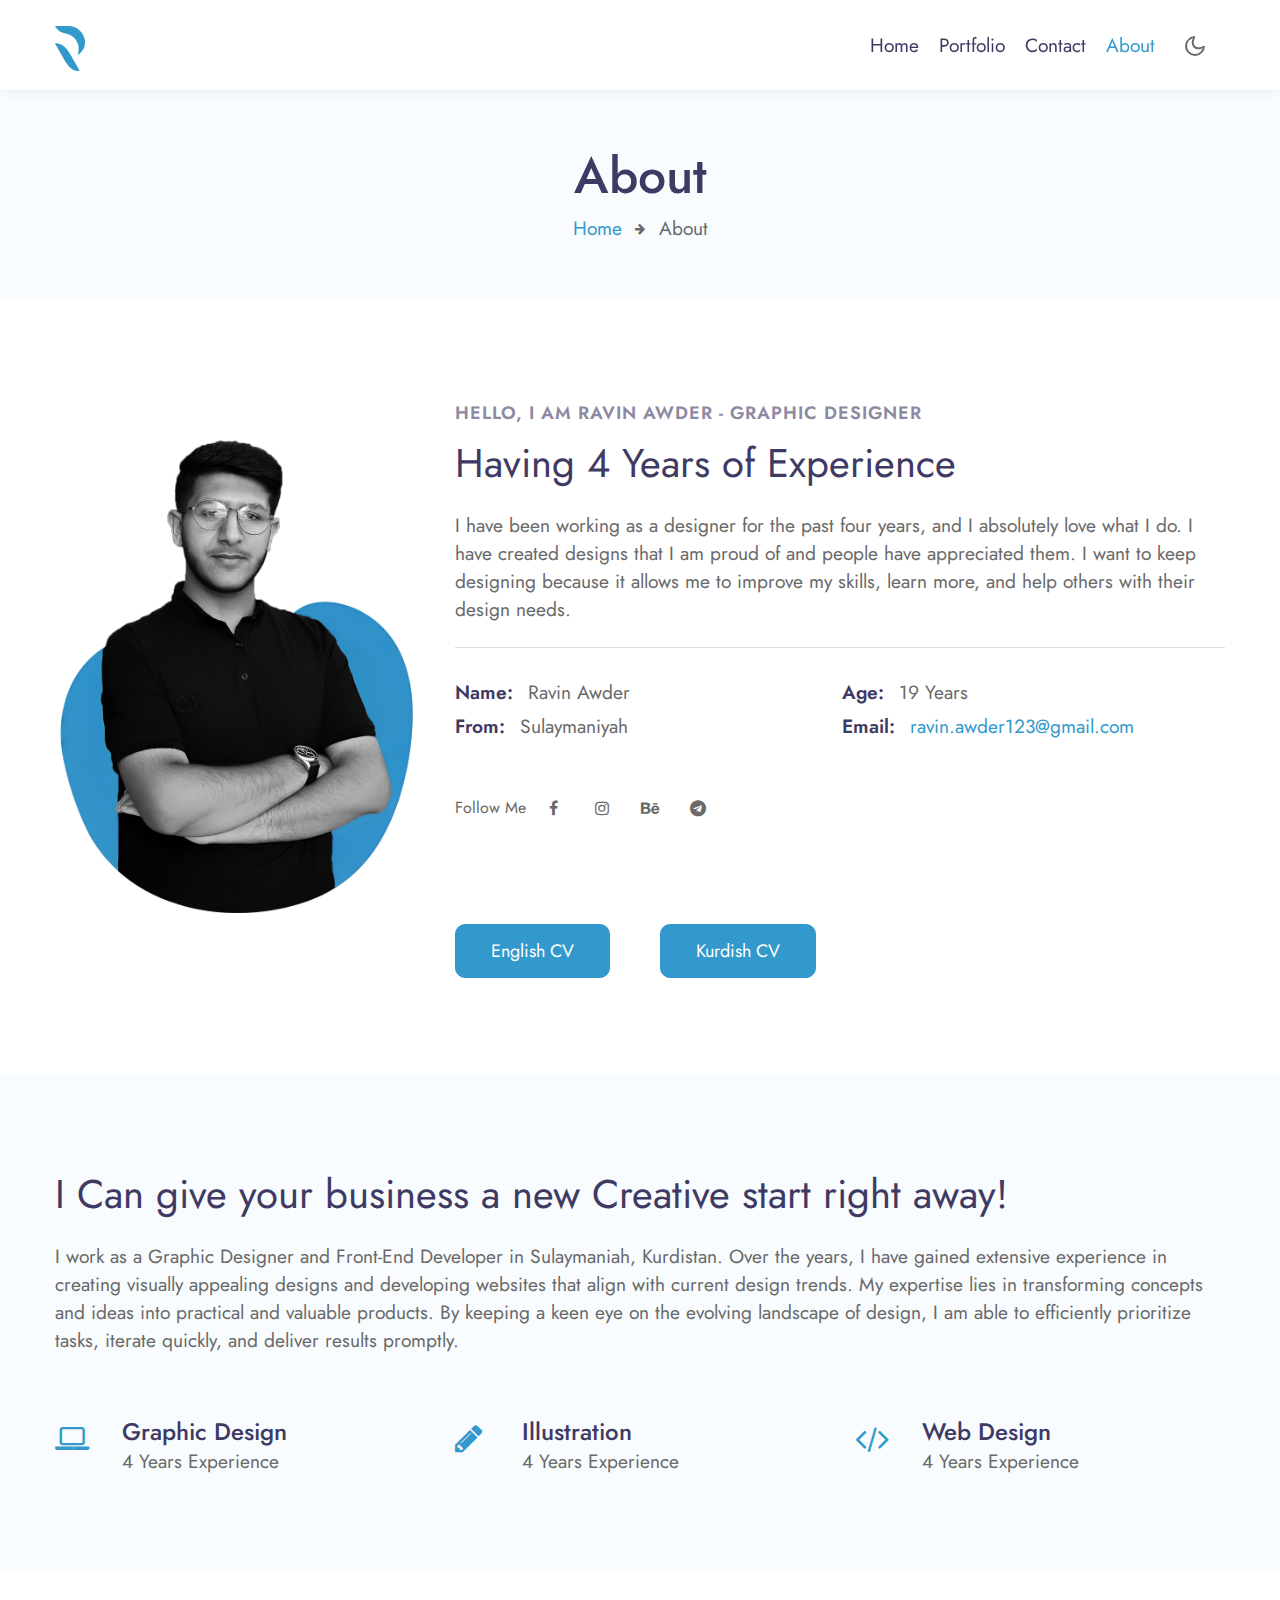
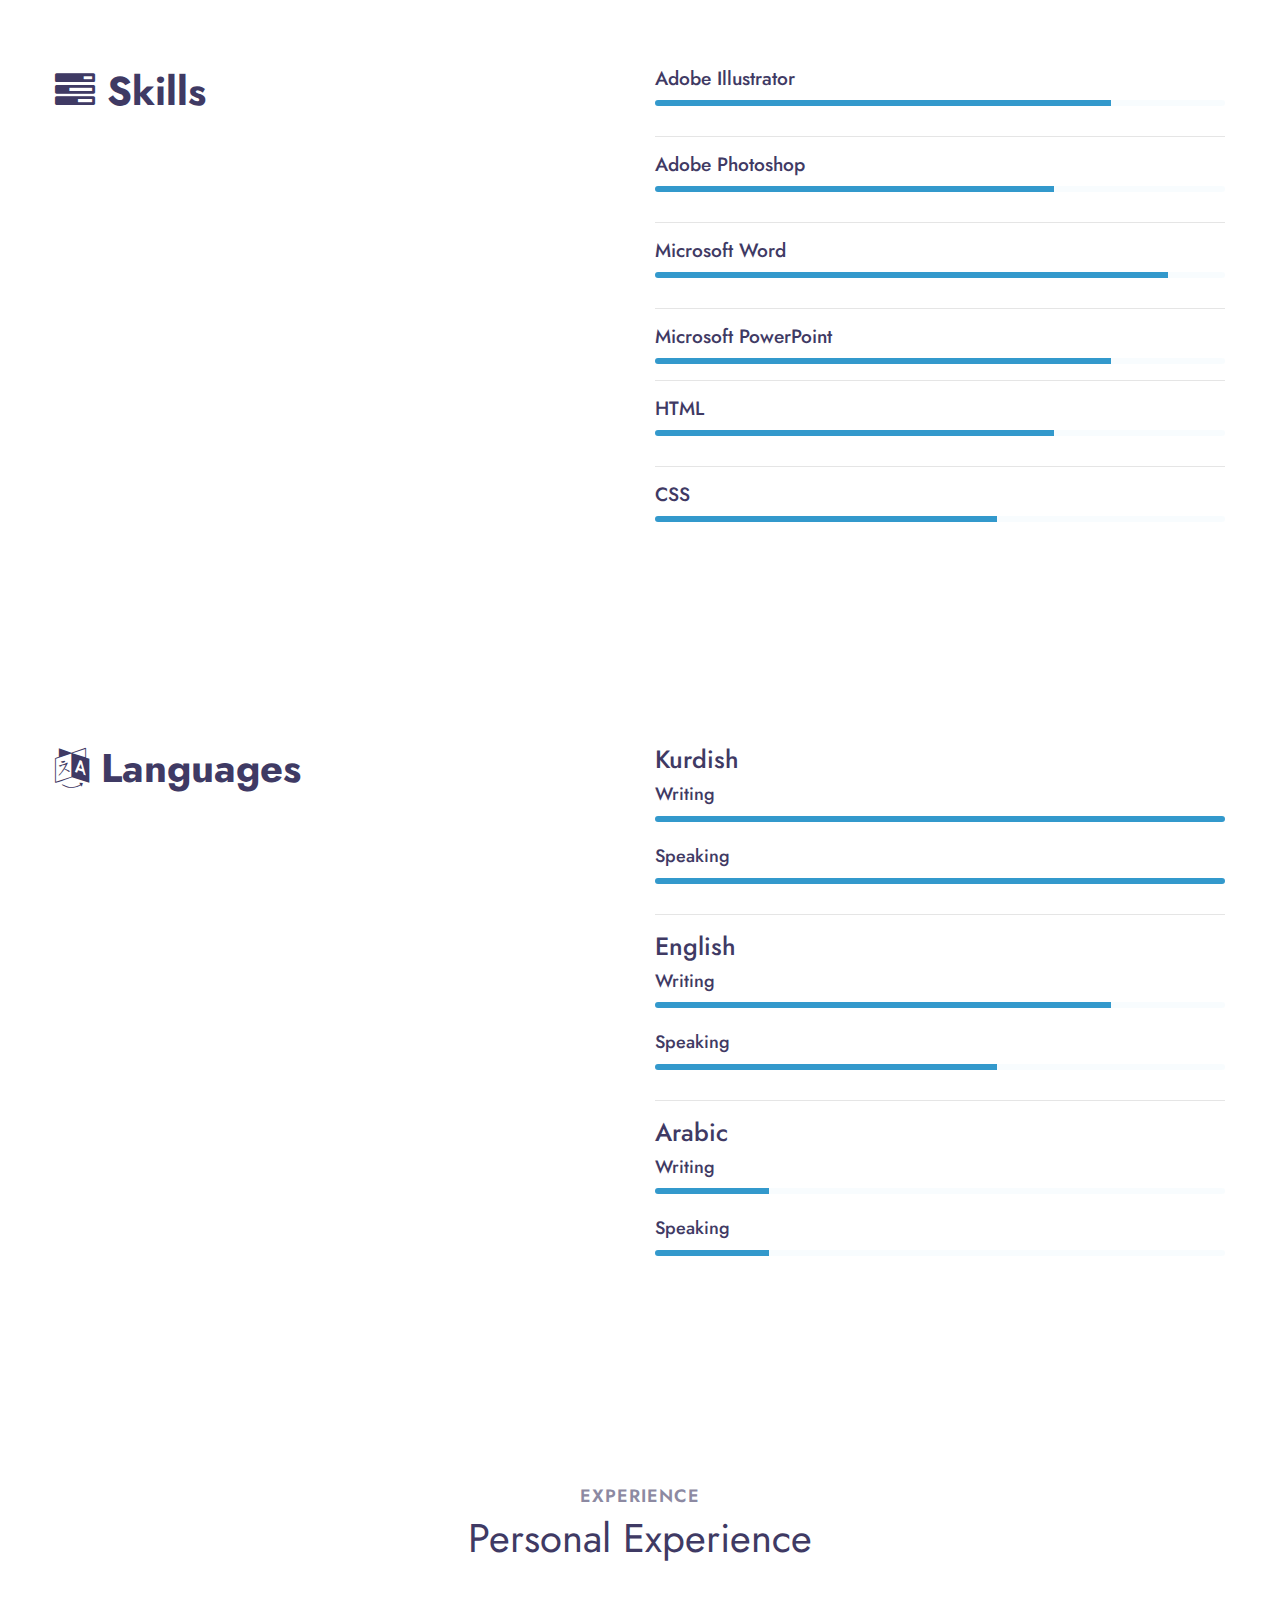
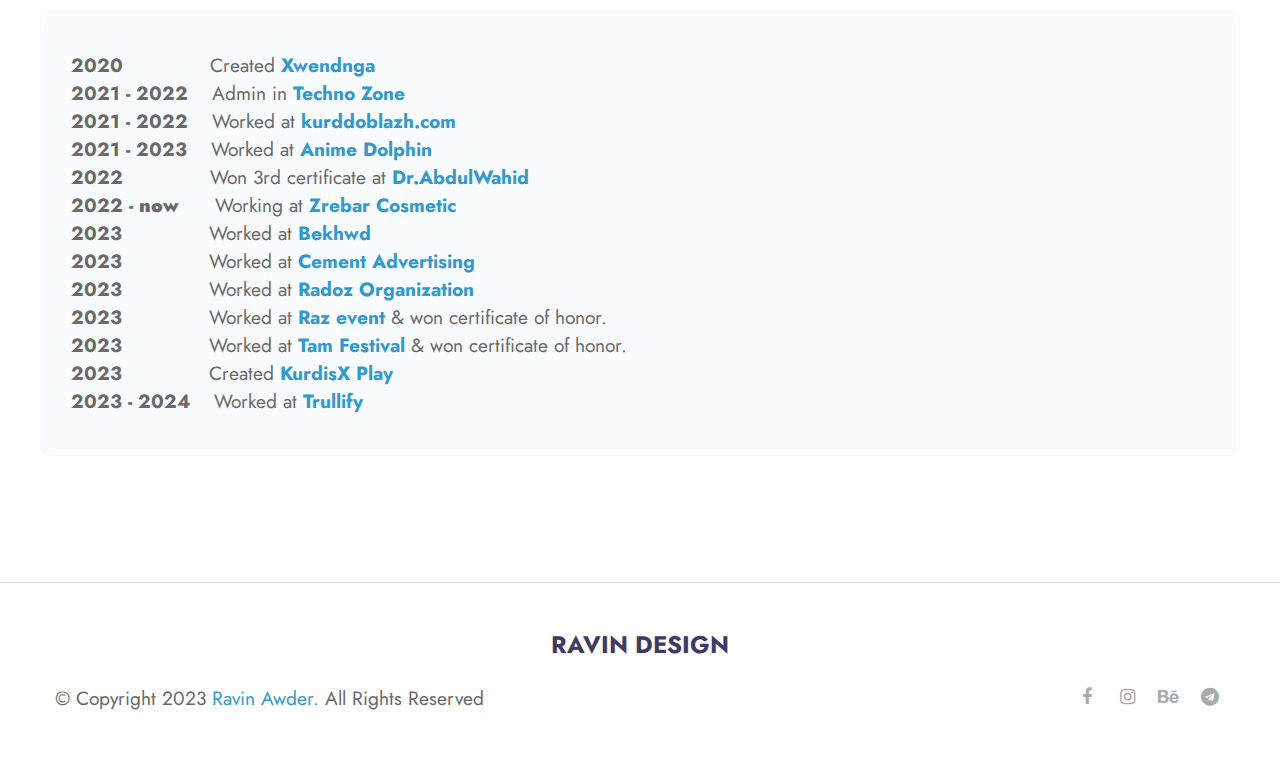
<file: about.html>
<!doctype html>
<html lang="en">

<head>
  <!-- Required meta tags -->
  <meta charset="utf-8">
  <meta name="viewport" content="width=device-width, initial-scale=1, shrink-to-fit=no">
  <link rel="shortcut icon" href="assets/images/title.png">

  <title>Ravin Design</title>

  <!-- google fonts -->
  <link href="//fonts.googleapis.com/css2?family=Jost:wght@300;400;600&display=swap" rel="stylesheet">

  <!-- Template CSS -->
  <link rel="stylesheet" href="assets/css/style-starter.css">
</head>

<body>
  <!-- header -->
  <header id="site-header" class="fixed-top">
    <div class="container">
      <nav class="navbar navbar-expand-lg stroke">
        <a class="navbar-brand fadecenter" href="index.html"><img style="border-radius: 0%;" width="30px"
            src="assets/images/logo.png" alt="Ravin Design"></a>
        <button class="navbar-toggler fadecenter collapsed bg-gradient" type="button" data-toggle="collapse"
          data-target="#navbarTogglerDemo02" aria-controls="navbarTogglerDemo02" aria-expanded="false"
          aria-label="Toggle navigation">
          <span class="navbar-toggler-icon fa icon-expand fa-bars"></span>
          <span class="navbar-toggler-icon fa icon-close fa-times"></span>
          </span>
        </button>
        <!-- menu -->
        <div class="collapse navbar-collapse fadecenter" id="navbarTogglerDemo02">
          <ul class="navbar-nav ml-auto">
            <ul class="navbar-nav ml-auto">
              <li class="nav-item @@home__active">
                <a class="nav-link" href="index.html">Home <span class="sr-only">(current)</span></a>
              </li>
              <li class="nav-item @@portfolio__active">
                <a class="nav-link" href="portfolio.html">Portfolio</a>
              </li>
              <li class="nav-item @@contact__active">
                <a class="nav-link" href="contact.html">Contact</a>
              </li>
              <li class="nav-item active">
                <a class="nav-link" href="about.html">About</a>
              </li>
            </ul>
          </ul>
        </div>
        <!-- toggle switch for light and dark theme -->
        <div class="mobile-position fadecenter">
          <nav class="navigation">
            <div class="theme-switch-wrapper">
              <label class="theme-switch" for="checkbox">
                <input type="checkbox" id="checkbox">
                <div class="mode-container">
                  <i style="cursor: pointer;" class="gg-sun"></i>
                  <i style="cursor: pointer;" class="gg-moon"></i>
                </div>
              </label>
            </div>
          </nav>
        </div>
        <!-- //toggle switch for light and dark theme -->
      </nav>
    </div>
  </header>
  <!-- //header -->

  <!-- about breadcrumb -->
  <section class="w3l-about-breadcrumb text-center">
    <div class="breadcrumb-bg breadcrumb-bg-about py-sm-5 py-4 ccenter">
      <div class="container py-2">
        <h2 class="title">About</h2>
        <ul class="breadcrumbs-custom-path mt-2">
          <li><a href="index.html">Home</a></li>
          <li class="active"><span class="fa fa-arrow-right mx-2" aria-hidden="true"></span> About </li>
        </ul>
      </div>
    </div>
  </section>
  <!-- //about breadcrumb -->

  <!-- about page about section -->
  <section class="w3l-aboutblock1" id="about">
    <div class="midd-w3 py-5">
      <div class="container py-lg-5 py-md-3">
        <div class="row">
          <div class="col-lg-4">
            <div class="position-relative lleft">
              <img src="assets/images/myphoto.png" alt="" class="radius-image img-fluid iimmgg">
            </div>
          </div>
          <div class="col-lg-8 mt-lg-0 mt-5 rright">
            <h5 class="title-small mb-2">Hello, I am Ravin awder - Graphic Designer</h5>
            <h3 class="title-big">Having 4 Years of Experience</h3>
            <p class="mt-4">
              I have been working as a designer for the past four years, and I absolutely love what I do. I have created
              designs that I am proud of and people have appreciated them. I want to keep designing because it allows me
              to improve my skills, learn more, and help others with their design needs.</p>
            <div class="my-info mt-4">
              <div class="single-info"><span>Name:</span>
                <p>Ravin Awder</p>
              </div>
              <div class="single-info"><span>Age:</span>
                <p>19 Years</p>
              </div>
              <div class="single-info"><span>From:</span>
                <p>Sulaymaniyah</p>
              </div>
              <div class="single-info"><span>Email:</span>
                <p><a href="mailto:ravin.awder123@gmail.com">ravin.awder123@gmail.com</a></p>
              </div>
            </div>
            <br><br>
        <!-- social links -->
            <div class="ssocial">
              <span class="ssocial__title">Follow Me</span>
              <ul class="ssocial__list">
                <li class="ssocial__item">
                  <a href="https://www.facebook.com/ravin.awder.1" target="_blank" class="ssocial__link">
                    <i class="fa fa-facebook"></i>
                  </a>
                </li>
                <li class="ssocial__item">
                  <a href="https://instagram.com/ravin.design_" target="_blank" class="ssocial__link">
                    <i class="fa fa-instagram"></i>
                  </a>
                </li>
                <li class="ssocial__item">
                  <a href="https://www.behance.net/ravinawder" target="_blank" class="ssocial__link">
                    <i class="fa fa-behance"></i>
                  </a>
                </li>
                <li class="ssocial__item">
                  <a href="https://t.me/ravinawder" target="_blank" class="ssocial__link">
                    <i class="fa fa-telegram"></i>
                  </a>
                </li>
              </ul>
            </div>
            <div class="my-social mt-lg-5 mt-4">
              <a target="_blank"
                href="https://drive.google.com/file/d/1MXXVS5wJ-vTY4qPHCA1M_ANeuw4-Gsle/view?usp=sharing"
                class="btn btn-style btn-primary mt-lg-5 mt-4">English CV</a>
              <a target="_blank"
                href="https://drive.google.com/file/d/1H-_R2L0Ift_7If9GMOfjsI1roQLlgBL5/view?usp=drive_link"
                class="btn btn-style btn-primary mt-lg-5 mt-4">Kurdish CV</a>
            </div>
          </div>
        </div>
      </div>
    </div>
  </section>
  <!-- //about page about section -->

  <!-- about page second section -->
  <div class="py-5 w3l-resume">
    <div class="container py-lg-5 py-3">
      <h3 class="title-big mb-4 lleft">I Can give your business a new Creative start right away!</h3>
      <p class="lleft">I work as a Graphic Designer and Front-End Developer in Sulaymaniah, Kurdistan. Over the
        years, I have
        gained extensive experience in creating visually appealing designs and developing websites that align with
        current design trends. My expertise lies in transforming concepts and ideas into practical and valuable
        products. By keeping a keen eye on the evolving landscape of design, I am able to efficiently prioritize tasks,
        iterate quickly, and deliver results promptly.</p>
      <div class="row features-w3pvt-main mt-5 pt-md-3 ccenter" id="features">
        <div class="col-lg-4 col-md-6 feature-gird">
          <div class="row features-hny-inner-gd">
            <div class="col-md-2 col-2 featured_grid_left">
              <div class="icon_left_grid">
                <span class="fa fa-laptop" aria-hidden="true"></span>
              </div>
            </div>
            <div class="col-md-10 col-10 featured_grid_right_info">
              <h4>Graphic Design</h4>
              <p>4 Years Experience</p>
            </div>
          </div>
        </div>
        <div class="col-lg-4 col-md-6 feature-gird mt-md-0 mt-4">
          <div class="row features-hny-inner-gd">
            <div class="col-md-2 col-2 featured_grid_left">
              <div class="icon_left_grid">
                <span class="fa fa-pencil" aria-hidden="true"></span>
              </div>
            </div>
            <div class="col-md-10 col-10 featured_grid_right_info">
              <h4>Illustration</h4>
              <p>4 Years Experience</p>
            </div>
          </div>
        </div>
        <div class="col-lg-4 col-md-6 feature-gird mt-lg-0 mt-md-5 mt-4">
          <div class="row features-hny-inner-gd">
            <div class="col-md-2 col-2 featured_grid_left">
              <div class="icon_left_grid">
                <span class="fa fa-code" aria-hidden="true"></span>
              </div>
            </div>
            <div class="col-md-10 col-10 featured_grid_right_info">
              <h4>Web Design</h4>
              <p>4 Years Experience</p>
            </div>
          </div>
        </div>

      </div>
    </div>
  </div>
  <!-- //about page about section -->

  <!-- about page third section -->
  <section class="w3l-content-6 py-5">
    <div class="content-6-mian py-lg-5 py-md-4">
      <div class="container">
        <div class="content-info-in row">
          <div class="content-gd col-lg-5 lleft">
            <h3 style="font-weight: bold;" class="title-big mb-4"><i class="fa fa-tasks"></i> Skills</h3>
          </div>
          <div class="content-gd col-lg-6 offset-lg-1 rright">
            <div class="progress-info">
              <h6 class="progress-tittle">Adobe Illustrator</h6>
              <div class="progress">
                <div class="progress-bar progress-bar-striped" role="progressbar" style="width: 80%" aria-valuenow="80"
                  aria-valuemin="0" aria-valuemax="100">
                </div>
              </div>
            </div>
            <hr>
            <div class="progress-info">
              <h6 class="progress-tittle">Adobe Photoshop</h6>
              <div class="progress">
                <div class="progress-bar progress-bar-striped" role="progressbar" style="width: 70%" aria-valuenow="70"
                  aria-valuemin="0" aria-valuemax="100">
                </div>
              </div>
            </div>
            <hr>
            <div class="progress-info">
              <h6 class="progress-tittle">Microsoft Word</h6>
              <div class="progress">
                <div class="progress-bar progress-bar-striped" role="progressbar" style="width: 90%"
                  aria-valuenow="90" aria-valuemin="0" aria-valuemax="100">
                </div>
              </div>
            </div>
            <hr>
            <div class="progress-info mb-0">
              <h6 class="progress-tittle">Microsoft PowerPoint</h6>
              <div class="progress">
                <div class="progress-bar progress-bar-striped" role="progressbar" style="width: 80%" aria-valuenow="80"
                  aria-valuemin="0" aria-valuemax="100">
                </div>
              </div>
            </div>
            <hr>
            <div class="progress-info">
              <h6 class="progress-tittle">HTML</h6>
              <div class="progress">
                <div class="progress-bar progress-bar-striped" role="progressbar" style="width: 70%" aria-valuenow="70"
                  aria-valuemin="0" aria-valuemax="100">
                </div>
              </div>
            </div>
            <hr>
            <div class="progress-info">
              <h6 class="progress-tittle">CSS</h6>
              <div class="progress">
                <div class="progress-bar progress-bar-striped" role="progressbar" style="width: 60%" aria-valuenow="60"
                  aria-valuemin="0" aria-valuemax="100">
                </div>
              </div>
            </div>
          </div>
        </div>
      </div>
    </div>
  </section>
  <!-- about page third section -->

  <!-- Start Language -->
  <section class="w3l-content-6 py-5">
    <div class="content-6-mian py-lg-5 py-md-4">
      <div class="container">
        <div class="content-info-in row">
          <div class="content-gd col-lg-5 lleft">
            <h3 style="font-weight: bold;" class="title-big mb-4"><i class="fa fa-language"></i> Languages</h3>
          </div>
          <div class="content-gd col-lg-6 offset-lg-1 rright">
            <div class="progress-info">
              <h6 style="font-size: 25px;" class="progress-tittle">Kurdish</h6>
              <h6 style="font-size: 18px;" class="progress-tittle">Writing</h6>
              <div class="progress">
                <div class="progress-bar progress-bar-striped" role="progressbar" style="width: 100%"
                  aria-valuenow="100" aria-valuemin="0" aria-valuemax="100">
                </div>
              </div>
              <br>
              <h6 style="font-size: 18px;" class="progress-tittle">Speaking</h6>
              <div class="progress">
                <div class="progress-bar progress-bar-striped" role="progressbar" style="width: 100%"
                  aria-valuenow="100" aria-valuemin="0" aria-valuemax="100">
                </div>
              </div>
            </div>
            <hr>
            <div class="progress-info">
              <h6 style="font-size: 25px;" class="progress-tittle">English</h6>
              <h6 style="font-size: 18px;" class="progress-tittle">Writing</h6>
              <div class="progress">
                <div class="progress-bar progress-bar-striped" role="progressbar" style="width: 80%" aria-valuenow="80"
                  aria-valuemin="0" aria-valuemax="100">
                </div>
              </div>
              <br>
              <h6 style="font-size: 18px;" class="progress-tittle">Speaking</h6>
              <div class="progress">
                <div class="progress-bar progress-bar-striped" role="progressbar" style="width: 60%" aria-valuenow="60"
                  aria-valuemin="0" aria-valuemax="100">
                </div>
              </div>
            </div>
            <hr>
            <div class="progress-info">
              <h6 style="font-size: 25px;" class="progress-tittle">Arabic</h6>
              <h6 style="font-size: 18px;" class="progress-tittle">Writing</h6>
              <div class="progress">
                <div class="progress-bar progress-bar-striped" role="progressbar" style="width: 20%" aria-valuenow="20"
                  aria-valuemin="0" aria-valuemax="100">
                </div>
              </div>
              <br>
              <h6 style="font-size: 18px;" class="progress-tittle">Speaking</h6>
              <div class="progress">
                <div class="progress-bar progress-bar-striped" role="progressbar" style="width: 20%" aria-valuenow="20"
                  aria-valuemin="0" aria-valuemax="100">
                </div>
              </div>
            </div>
          </div>
        </div>
      </div>
  </section>
  <!-- //end Language -->

  <!-- achievements block -->
  <section class="w3l-services">
    <div class="w3l-achievements py-5" id="services">
      <div class="container py-lg-5">
        <h5 class="title-small text-center ccenter">Experience</h5>
        <h3 class="title-big text-center mb-sm-5 mb-4 ccenter">Personal Experience</h3>
        <div class="row">
          <div class="col-lg-666 item">
            <div class="card">
              <div class="box-wrap lleft">
                <p><b>2020 &nbsp;&nbsp;&emsp;&emsp;&emsp;&nbsp;</b> Created <b><a target="_blank" href="https://ravindesigner.github.io/Xwendnga/">Xwendnga</a></b></p>
                <p><b>2021 - 2022 &nbsp;&nbsp;</b> Admin in <b><a target="_blank" href="https://www.facebook.com/groups/278148550322169">Techno Zone</a></b></p>
                <p><b>2021 - 2022 &nbsp;&nbsp;</b> Worked at <b><a target="_blank" href="https://www.kurddoblazh.com/">kurddoblazh.com</a></b></p>
                <p><b>2021 - 2023 &nbsp;&nbsp;</b> Worked at <b><a target="_blank" href="https://www.facebook.com/AnimeDolphin">Anime Dolphin</a></b></p>
                <p><b>2022 &nbsp;&nbsp;&emsp;&emsp;&emsp;&nbsp;</b> Won 3rd certificate at <b><a target="_blank" href="https://www.facebook.com/Dr.Abdul.Wahid.Official.page">Dr.AbdulWahid</a></b></p>
                <p><b>2022 - <b>now</b> &nbsp;&nbsp;&nbsp;&nbsp;</b> Working at <b><a target="_blank" href="https://www.instagram.com/zrebar.cosmetic/">Zrebar Cosmetic</a></b></p>
                <p><b>2023 &nbsp;&nbsp;&emsp;&emsp;&emsp;&nbsp;</b> Worked at <b><a target="_blank" href="https://www.instagram.com/bekhwd/">Bekhwd</a></b></p>
                <p><b>2023 &nbsp;&nbsp;&emsp;&emsp;&emsp;&nbsp;</b> Worked at <b><a target="_blank" href="https://www.instagram.com/cementadvertising/">Cement Advertising</a></b></p>
                <p><b>2023 &nbsp;&nbsp;&emsp;&emsp;&emsp;&nbsp;</b> Worked at <b><a target="_blank" href="https://www.instagram.com/radozorganization/">Radoz Organization</a></b></p>
                <p><b>2023 &nbsp;&nbsp;&emsp;&emsp;&emsp;&nbsp;</b> Worked at <b><a target="_blank" href="https://www.instagram.com/p/CrMJOvQqCNt/?utm_source=ig_web_copy_link&igshid=MzRlODBiNWFlZA==">Raz event</a></b> & won certificate of honor.</p>
                <p><b>2023 &nbsp;&nbsp;&emsp;&emsp;&emsp;&nbsp;</b> Worked at <b><a target="_blank" href="https://www.facebook.com/marketingagencywin">Tam Festival</a></b> & won certificate of honor.</p>
                <p><b>2023 &nbsp;&nbsp;&emsp;&emsp;&emsp;&nbsp;</b> Created <b><a target="_blank" href="https://kurdisxplay.blogspot.com/">KurdisX Play</a></b></p>
                <p><b>2023 - 2024 &nbsp;&nbsp;</b> Worked at <b><a target="_blank" href="https://www.instagram.com/trullify/">Trullify</a></b></p>
              </div>
            </div>
          </div>
        </div>
      </div>
  </section>
  <!-- //achievements block -->

  <!-- Footer -->
  <section class="w3l-footer py-sm-5 py-4">
    <h4 class="ccenter" style="text-align: center;"><b>RAVIN DESIGN</b></h4><br>
    <div class="container ccenter">
      <div class="footer-content">
        <div class="row">
          <div class="col-lg-8 footer-left">
            <p class="m-0">© Copyright 2023 <a target="_blank" href="https://www.facebook.com/ravin.awder.1">Ravin Awder.</a> All Rights Reserved</p>
          </div>
          <div class="col-lg-4 footer-right text-lg-right text-center mt-lg-0 mt-3">
            <ul class="social m-0 p-0">
              <li><a target="_blank" href="https://www.facebook.com/ravin.awder.1"><span
                    class="fa fa-facebook"></span></a></li>
              <li><a target="_blank" href="https://instagram.com/ravin.design_"><span
                    class="fa fa-instagram"></span></a></li>
              <li><a target="_blank" href="https://www.behance.net/ravinawder"><span class="fa fa-behance"></span></a>
              </li>
              <li><a target="_blank" href="https://t.me/ravinawder"><span class="fa fa-telegram"></span></a></li>
            </ul>
          </div>
        </div>
      </div>
    </div>

    <!-- move top -->
    <button onclick="topFunction()" id="movetop" title="Go to top">
      <span class="fa fa-angle-up"></span>
    </button>
    <script>
      // When the user scrolls down 20px from the top of the document, show the button
      window.onscroll = function () {
        scrollFunction()
      };

      function scrollFunction() {
        if (document.body.scrollTop > 20 || document.documentElement.scrollTop > 20) {
          document.getElementById("movetop").style.display = "block";
        } else {
          document.getElementById("movetop").style.display = "none";
        }
      }

      // When the user clicks on the button, scroll to the top of the document
      function topFunction() {
        document.body.scrollTop = 0;
        document.documentElement.scrollTop = 0;
      }
    </script>
    <!-- /move top -->
  </section>
  <!-- //Footer -->

  <!-- all js scripts and files here -->

  <script src="assets/js/theme-change.js"></script><!-- theme switch js (light and dark)-->

  <script src="assets/js/jquery-3.3.1.min.js"></script><!-- default jQuery -->

  <!-- /typig-text-->
  <script>
    const typedTextSpan = document.querySelector(".typed-text");
    const cursorSpan = document.querySelector(".cursor");

    const textArray = ["UI/UX Designer", "Freelancer", "Web developer"];
    const typingDelay = 200;
    const erasingDelay = 10;
    const newTextDelay = 100; // Delay between current and next text
    let textArrayIndex = 0;
    let charIndex = 0;

    function type() {
      if (charIndex < textArray[textArrayIndex].length) {
        if (!cursorSpan.classList.contains("typing")) cursorSpan.classList.add("typing");
        typedTextSpan.textContent += textArray[textArrayIndex].charAt(charIndex);
        charIndex++;
        setTimeout(type, typingDelay);
      } else {
        cursorSpan.classList.remove("typing");
        setTimeout(erase, newTextDelay);
      }
    }

    function erase() {
      if (charIndex > 0) {
        // add class 'typing' if there's none
        if (!cursorSpan.classList.contains("typing")) {
          cursorSpan.classList.add("typing");
        }
        typedTextSpan.textContent = textArray[textArrayIndex].substring(0, 0);
        charIndex--;
        setTimeout(erase, erasingDelay);
      } else {
        cursorSpan.classList.remove("typing");
        textArrayIndex++;
        if (textArrayIndex >= textArray.length) textArrayIndex = 0;
        setTimeout(type, typingDelay);
      }
    }

    document.addEventListener("DOMContentLoaded", function () { // On DOM Load initiate the effect
      if (textArray.length) setTimeout(type, newTextDelay + 250);
    });
  </script>
  <!-- //typig-text-->

  <!-- services owlcarousel -->
  <script src="assets/js/owl.carousel.js"></script>

  <!-- script for services -->
  <script>
    $(document).ready(function () {
      $('.owl-two').owlCarousel({
        loop: true,
        margin: 30,
        nav: false,
        responsiveClass: true,
        autoplay: false,
        autoplayTimeout: 5000,
        autoplaySpeed: 1000,
        autoplayHoverPause: false,
        responsive: {
          0: {
            items: 1,
            nav: false
          },
          480: {
            items: 1,
            nav: false
          },
          700: {
            items: 1,
            nav: false
          },
          1090: {
            items: 3,
            nav: false
          }
        }
      })
    })
  </script>
  <!-- //script for services -->

  <!-- script for tesimonials carousel slider -->
  <script>
    $(document).ready(function () {
      $("#owl-demo1").owlCarousel({
        loop: true,
        margin: 20,
        nav: false,
        responsiveClass: true,
        responsive: {
          0: {
            items: 1,
            nav: false
          },
          736: {
            items: 1,
            nav: false
          },
          1000: {
            items: 2,
            nav: false,
            loop: false
          }
        }
      })
    })
  </script>
  <!-- //script for tesimonials carousel slider -->

  <!-- video popup -->
  <script src="assets/js/jquery.magnific-popup.min.js"></script>
  <script>
    $(document).ready(function () {
      $('.popup-with-zoom-anim').magnificPopup({
        type: 'inline',

        fixedContentPos: false,
        fixedBgPos: true,

        overflowY: 'auto',

        closeBtnInside: true,
        preloader: false,

        midClick: true,
        removalDelay: 300,
        mainClass: 'my-mfp-zoom-in'
      });

      $('.popup-with-move-anim').magnificPopup({
        type: 'inline',

        fixedContentPos: false,
        fixedBgPos: true,

        overflowY: 'auto',

        closeBtnInside: true,
        preloader: false,

        midClick: true,
        removalDelay: 300,
        mainClass: 'my-mfp-slide-bottom'
      });
    });
  </script>
  <!-- //video popup -->

  <!-- stats number counter-->
  <script src="assets/js/jquery.waypoints.min.js"></script>
  <script src="assets/js/jquery.countup.js"></script>
  <script>
    $('.counter').countUp();
  </script>
  <!-- //stats number counter -->

  <!-- disable body scroll which navbar is in active -->
  <script>
    $(function () {
      $('.navbar-toggler').click(function () {
        $('body').toggleClass('noscroll');
      })
    });
  </script>
  <!-- disable body scroll which navbar is in active -->

  <!--/MENU-JS-->
  <script>
    $(window).on("scroll", function () {
      var scroll = $(window).scrollTop();

      if (scroll >= 80) {
        $("#site-header").addClass("nav-fixed");
      } else {
        $("#site-header").removeClass("nav-fixed");
      }
    });

    //Main navigation Active Class Add Remove
    $(".navbar-toggler").on("click", function () {
      $("header").toggleClass("active");
    });
    $(document).on("ready", function () {
      if ($(window).width() > 991) {
        $("header").removeClass("active");
      }
      $(window).on("resize", function () {
        if ($(window).width() > 991) {
          $("header").removeClass("active");
        }
      });
    });
  </script>
  <!--//MENU-JS-->

  <!-- bootstrap js -->
  <script src="assets/js/bootstrap.min.js"></script>

</body>

</html>
</file>
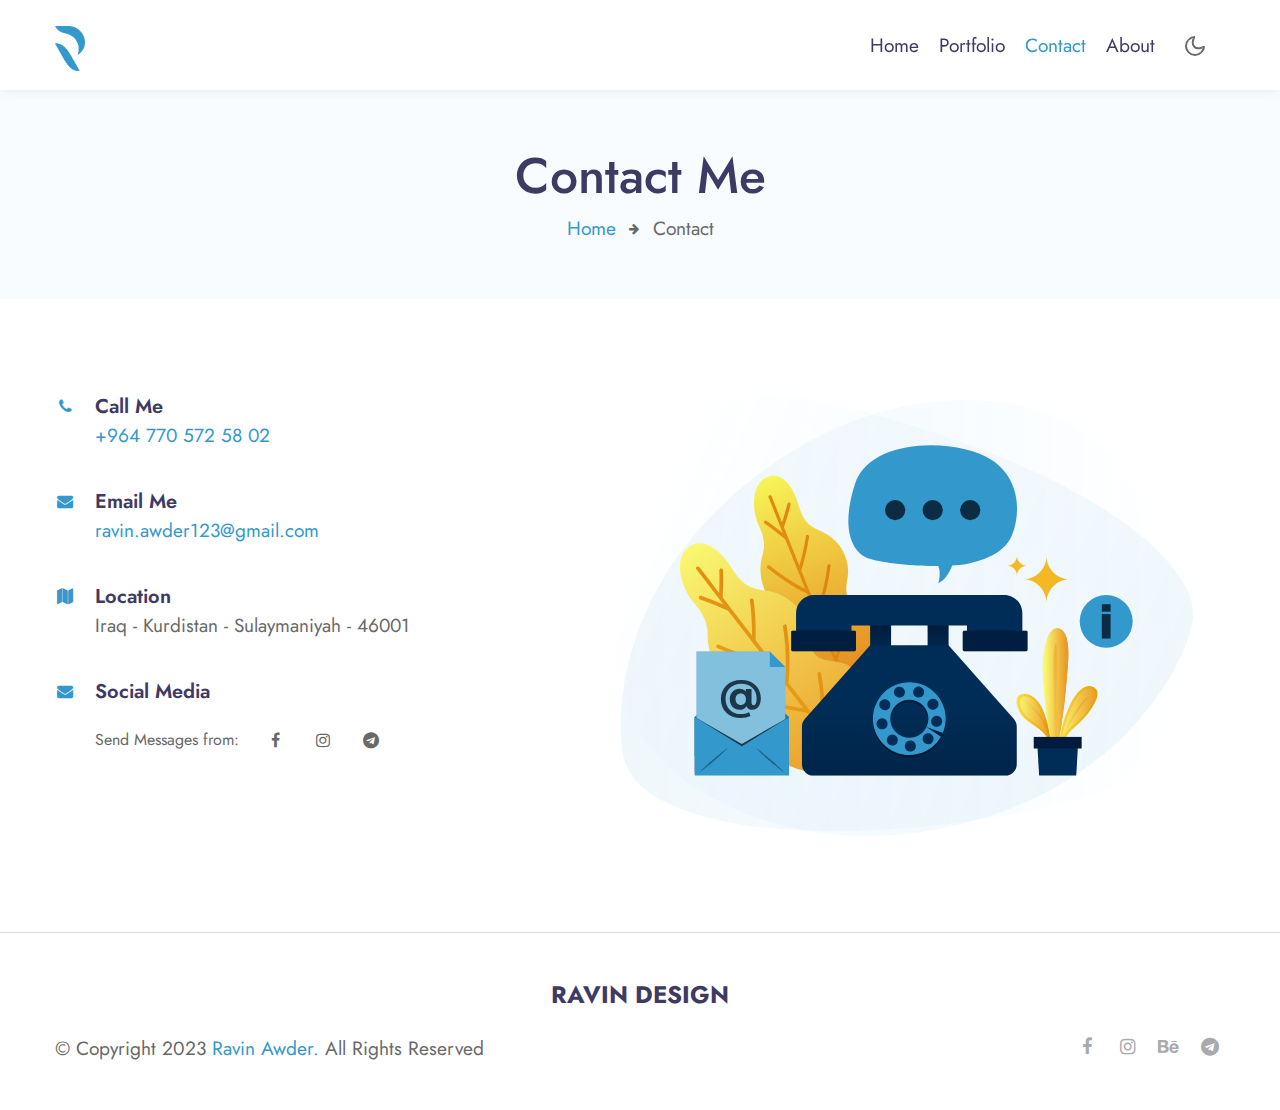
<file: contact.html>
<!doctype html>
<html lang="en">

<head>
  <!-- Required meta tags -->
  <meta charset="utf-8">
  <meta name="viewport" content="width=device-width, initial-scale=1, shrink-to-fit=no">
  <link rel="shortcut icon" href="assets/images/title.png">

  <title>Ravin Design</title>

  <!-- google fonts -->
  <link href="//fonts.googleapis.com/css2?family=Jost:wght@300;400;600&display=swap" rel="stylesheet">

  <!-- Template CSS -->
  <link rel="stylesheet" href="assets/css/style-starter.css">
</head>
<body>
  <!-- header -->
  <header id="site-header" class="fixed-top">
    <div class="container">
      <nav class="navbar navbar-expand-lg stroke">
        <a class="navbar-brand fadecenter" href="index.html"><img style="border-radius: 0%;" width="30px"
            src="assets/images/logo.png" alt="Ravin Design"></a>
        <button class="navbar-toggler fadecenter collapsed bg-gradient" type="button" data-toggle="collapse"
          data-target="#navbarTogglerDemo02" aria-controls="navbarTogglerDemo02" aria-expanded="false"
          aria-label="Toggle navigation">
          <span class="navbar-toggler-icon fa icon-expand fa-bars"></span>
          <span class="navbar-toggler-icon fa icon-close fa-times"></span>
          </span>
        </button>
        <!-- menu -->
        <div class="collapse navbar-collapse fadecenter" id="navbarTogglerDemo02">
          <ul class="navbar-nav ml-auto">
            <li class="nav-item @@home__active">
              <a class="nav-link" href="index.html">Home <span class="sr-only">(current)</span></a>
            </li>
            <li class="nav-item @@portfolio__active">
              <a class="nav-link" href="portfolio.html">Portfolio</a>
            </li>
            <li class="nav-item active">
              <a class="nav-link" href="contact.html">Contact</a>
            </li>
            <li class="nav-item @@about__active">
              <a class="nav-link" href="about.html">About</a>
            </li>
          </ul>
        </div>
        <!-- toggle switch for light and dark theme -->
        <div class="mobile-position fadecenter">
          <nav class="navigation">
            <div class="theme-switch-wrapper">
              <label class="theme-switch" for="checkbox">
                <input type="checkbox" id="checkbox">
                <div class="mode-container">
                  <i style="cursor: pointer;" class="gg-sun"></i>
                  <i style="cursor: pointer;" class="gg-moon"></i>
                </div>
              </label>
            </div>
          </nav>
        </div>
        <!-- //toggle switch for light and dark theme -->
      </nav>
    </div>
  </header>
  <!-- //header -->

  <!-- contact breadcrumb -->
  <section class="w3l-about-breadcrumb text-center">
    <div class="breadcrumb-bg breadcrumb-bg-about py-sm-5 py-4 ccenter">
      <div class="container py-2">
        <h2 class="title">Contact Me</h2>
        <ul class="breadcrumbs-custom-path mt-2">
          <li><a href="index.html">Home</a></li>
          <li class="active"><span class="fa fa-arrow-right mx-2" aria-hidden="true"></span> Contact </li>
        </ul>
      </div>
    </div>
  </section>
  <!-- contact breadcrumb -->

  <!-- contact block -->
  <!-- contact1 -->
  <section class="w3l-contact-1 py-5">
    <div class="contacts-9 py-lg-5 py-md-4">
      <div class="container">
        <div class="d-grid contact-view">
          <div class="cont-details lleft">
            <div class="cont-top">
              <div class="cont-left text-center">
                <span class="fa fa-phone text-primary"></span>
              </div>
              <div class="cont-right">
                <h6>Call Me</h6>
                <p><a style="color: #3399CC;" href="tel:+9647705725802">+964 770 572 58 02</a></p>
              </div>
            </div>
            <div class="cont-top margin-up">
              <div class="cont-left text-center">
                <span class="fa fa-envelope text-primary"></span>
              </div>
              <div class="cont-right">
                <h6>Email Me</h6>
                <p><a style="color: #3399CC;" href="mailto:ravin.awder123@gmail.com"
                    class="mail">ravin.awder123@gmail.com</a></p>
              </div>
            </div>
            <div class="cont-top margin-up">
              <div class="cont-left text-center">
                <span class="fa fa-map text-primary"></span>
              </div>
              <div class="cont-right">
                <h6>Location</h6>
                <p>Iraq - Kurdistan - Sulaymaniyah - 46001</p>
              </div>
            </div>
            <div class="cont-top margin-up">
              <div class="cont-left text-center">
                <span class="fa fa-envelope text-primary"></span>
              </div>
              <div class="cont-right">
                <h6>Social Media</h6>
                <div class="ssocial">
                  <span class="ssocial__title">Send Messages from:</span><br><br><br>
                  <ul class="ssocial__list">
                    <li class="ssocial__item">
                      <a href="https://www.facebook.com/ravin.awder.1" target="_blank" class="ssocial__link">
                        <i class="fa fa-facebook"></i>
                      </a>
                    </li>
                    <li class="ssocial__item">
                      <a href="https://instagram.com/ravin.design_" target="_blank" class="ssocial__link">
                        <i class="fa fa-instagram"></i>
                      </a>
                    </li>
                    <li class="ssocial__item">
                      <a href="https://t.me/ravinawder" target="_blank" class="ssocial__link">
                        <i class="fa fa-telegram"></i>
                      </a>
                    </li>
                  </ul>
                </div>
              </div>
            </div>
          </div>
        <!-- form -->
          <div class="map-content-9 rright">
            <div class="imgAbout">
              <img src="assets/images/contact photo.svg" alt="photo" class="img-fluid">
            </div>
          </div>
      </div>
    </div>
  </section>
  <!-- //contact block -->
  <!-- Footer -->
  <section class="w3l-footer py-sm-5 py-4">
    <h4 class="ccenter" style="text-align: center;"><b>RAVIN DESIGN</b></h4><br>
    <div class="container ccenter">
      <div class="footer-content">
        <div class="row">
          <div class="col-lg-8 footer-left">
            <p class="m-0">© Copyright 2023 <a target="_blank" href="https://www.facebook.com/ravin.awder.1">Ravin Awder.</a> All Rights Reserved</p>
          </div>
          <div class="col-lg-4 footer-right text-lg-right text-center mt-lg-0 mt-3">
            <ul class="social m-0 p-0">
              <li><a target="_blank" href="https://www.facebook.com/ravin.awder.1"><span
                    class="fa fa-facebook"></span></a></li>
              <li><a target="_blank" href="https://instagram.com/ravin.design_"><span
                    class="fa fa-instagram"></span></a></li>
              <li><a target="_blank" href="https://www.behance.net/ravinawder"><span class="fa fa-behance"></span></a>
              </li>
              <li><a target="_blank" href="https://t.me/ravinawder"><span class="fa fa-telegram"></span></a></li>
            </ul>
          </div>
        </div>
      </div>
    </div>

    <!-- move top -->
    <button onclick="topFunction()" id="movetop" title="Go to top">
      <span class="fa fa-angle-up"></span>
    </button>
    <script>
      // When the user scrolls down 20px from the top of the document, show the button
      window.onscroll = function () {
        scrollFunction()
      };

      function scrollFunction() {
        if (document.body.scrollTop > 20 || document.documentElement.scrollTop > 20) {
          document.getElementById("movetop").style.display = "block";
        } else {
          document.getElementById("movetop").style.display = "none";
        }
      }

      // When the user clicks on the button, scroll to the top of the document
      function topFunction() {
        document.body.scrollTop = 0;
        document.documentElement.scrollTop = 0;
      }
    </script>
    <!-- /move top -->
  </section>
  <!-- //Footer -->

  <!-- all js scripts and files here -->

  <script src="assets/js/theme-change.js"></script><!-- theme switch js (light and dark)-->

  <script src="assets/js/jquery-3.3.1.min.js"></script><!-- default jQuery -->

  <!-- /typig-text-->
  <script>
    const typedTextSpan = document.querySelector(".typed-text");
    const cursorSpan = document.querySelector(".cursor");

    const textArray = ["UI/UX Designer", "Freelancer", "Web developer"];
    const typingDelay = 200;
    const erasingDelay = 10;
    const newTextDelay = 100; // Delay between current and next text
    let textArrayIndex = 0;
    let charIndex = 0;

    function type() {
      if (charIndex < textArray[textArrayIndex].length) {
        if (!cursorSpan.classList.contains("typing")) cursorSpan.classList.add("typing");
        typedTextSpan.textContent += textArray[textArrayIndex].charAt(charIndex);
        charIndex++;
        setTimeout(type, typingDelay);
      } else {
        cursorSpan.classList.remove("typing");
        setTimeout(erase, newTextDelay);
      }
    }

    function erase() {
      if (charIndex > 0) {
        // add class 'typing' if there's none
        if (!cursorSpan.classList.contains("typing")) {
          cursorSpan.classList.add("typing");
        }
        typedTextSpan.textContent = textArray[textArrayIndex].substring(0, 0);
        charIndex--;
        setTimeout(erase, erasingDelay);
      } else {
        cursorSpan.classList.remove("typing");
        textArrayIndex++;
        if (textArrayIndex >= textArray.length) textArrayIndex = 0;
        setTimeout(type, typingDelay);
      }
    }

    document.addEventListener("DOMContentLoaded", function () { // On DOM Load initiate the effect
      if (textArray.length) setTimeout(type, newTextDelay + 250);
    });
  </script>
  <!-- //typig-text-->

  <!-- services owlcarousel -->
  <script src="assets/js/owl.carousel.js"></script>

  <!-- script for services -->
  <script>
    $(document).ready(function () {
      $('.owl-two').owlCarousel({
        loop: true,
        margin: 30,
        nav: false,
        responsiveClass: true,
        autoplay: false,
        autoplayTimeout: 5000,
        autoplaySpeed: 1000,
        autoplayHoverPause: false,
        responsive: {
          0: {
            items: 1,
            nav: false
          },
          480: {
            items: 1,
            nav: false
          },
          700: {
            items: 1,
            nav: false
          },
          1090: {
            items: 3,
            nav: false
          }
        }
      })
    })
  </script>
  <!-- //script for services -->

  <!-- script for tesimonials carousel slider -->
  <script>
    $(document).ready(function () {
      $("#owl-demo1").owlCarousel({
        loop: true,
        margin: 20,
        nav: false,
        responsiveClass: true,
        responsive: {
          0: {
            items: 1,
            nav: false
          },
          736: {
            items: 1,
            nav: false
          },
          1000: {
            items: 2,
            nav: false,
            loop: false
          }
        }
      })
    })
  </script>
  <!-- //script for tesimonials carousel slider -->

  <!-- video popup -->
  <script src="assets/js/jquery.magnific-popup.min.js"></script>
  <script>
    $(document).ready(function () {
      $('.popup-with-zoom-anim').magnificPopup({
        type: 'inline',

        fixedContentPos: false,
        fixedBgPos: true,

        overflowY: 'auto',

        closeBtnInside: true,
        preloader: false,

        midClick: true,
        removalDelay: 300,
        mainClass: 'my-mfp-zoom-in'
      });

      $('.popup-with-move-anim').magnificPopup({
        type: 'inline',

        fixedContentPos: false,
        fixedBgPos: true,

        overflowY: 'auto',

        closeBtnInside: true,
        preloader: false,

        midClick: true,
        removalDelay: 300,
        mainClass: 'my-mfp-slide-bottom'
      });
    });
  </script>
  <!-- //video popup -->

  <!-- stats number counter-->
  <script src="assets/js/jquery.waypoints.min.js"></script>
  <script src="assets/js/jquery.countup.js"></script>
  <script>
    $('.counter').countUp();
  </script>
  <!-- //stats number counter -->

  <!-- disable body scroll which navbar is in active -->
  <script>
    $(function () {
      $('.navbar-toggler').click(function () {
        $('body').toggleClass('noscroll');
      })
    });
  </script>
  <!-- disable body scroll which navbar is in active -->

  <!--/MENU-JS-->
  <script>
    $(window).on("scroll", function () {
      var scroll = $(window).scrollTop();

      if (scroll >= 80) {
        $("#site-header").addClass("nav-fixed");
      } else {
        $("#site-header").removeClass("nav-fixed");
      }
    });

    //Main navigation Active Class Add Remove
    $(".navbar-toggler").on("click", function () {
      $("header").toggleClass("active");
    });
    $(document).on("ready", function () {
      if ($(window).width() > 991) {
        $("header").removeClass("active");
      }
      $(window).on("resize", function () {
        if ($(window).width() > 991) {
          $("header").removeClass("active");
        }
      });
    });
  </script>
  <!--//MENU-JS-->

  <!-- bootstrap js -->
  <script src="assets/js/bootstrap.min.js"></script>

</body>

</html>
</file>
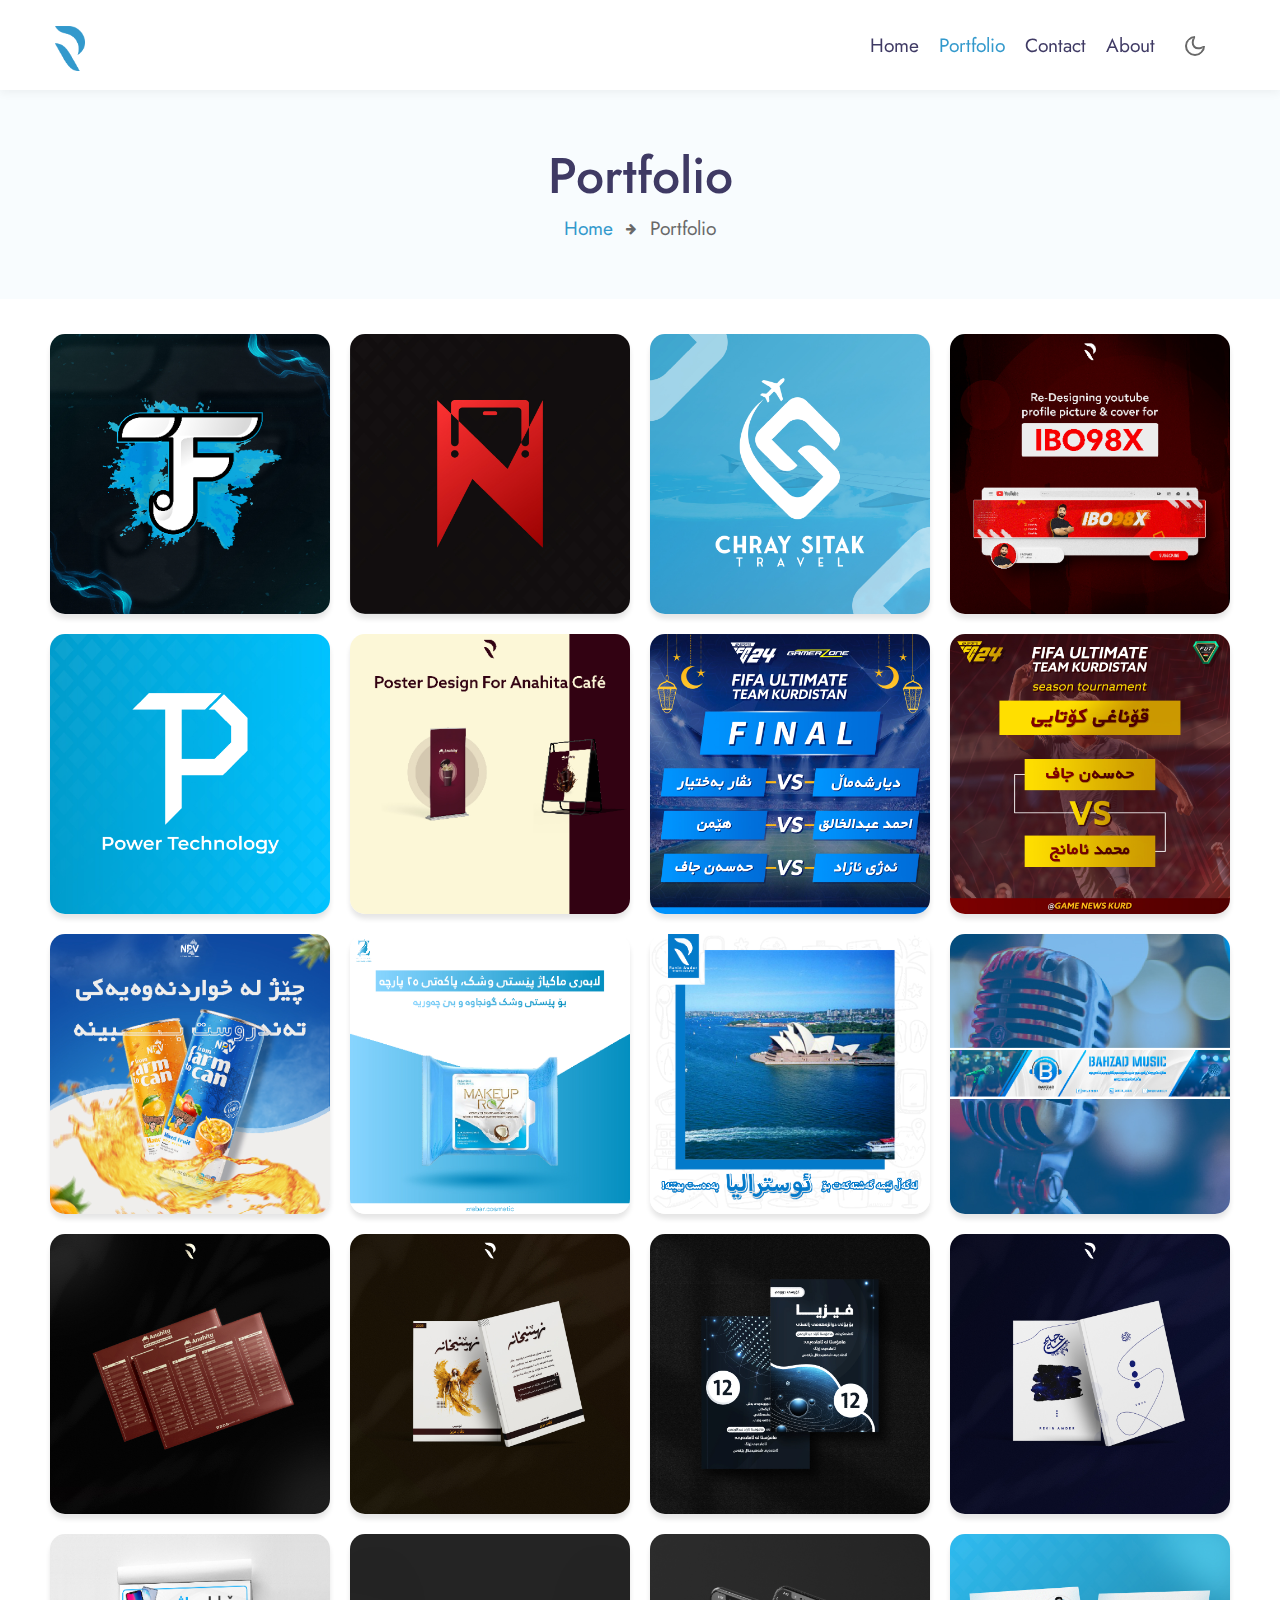
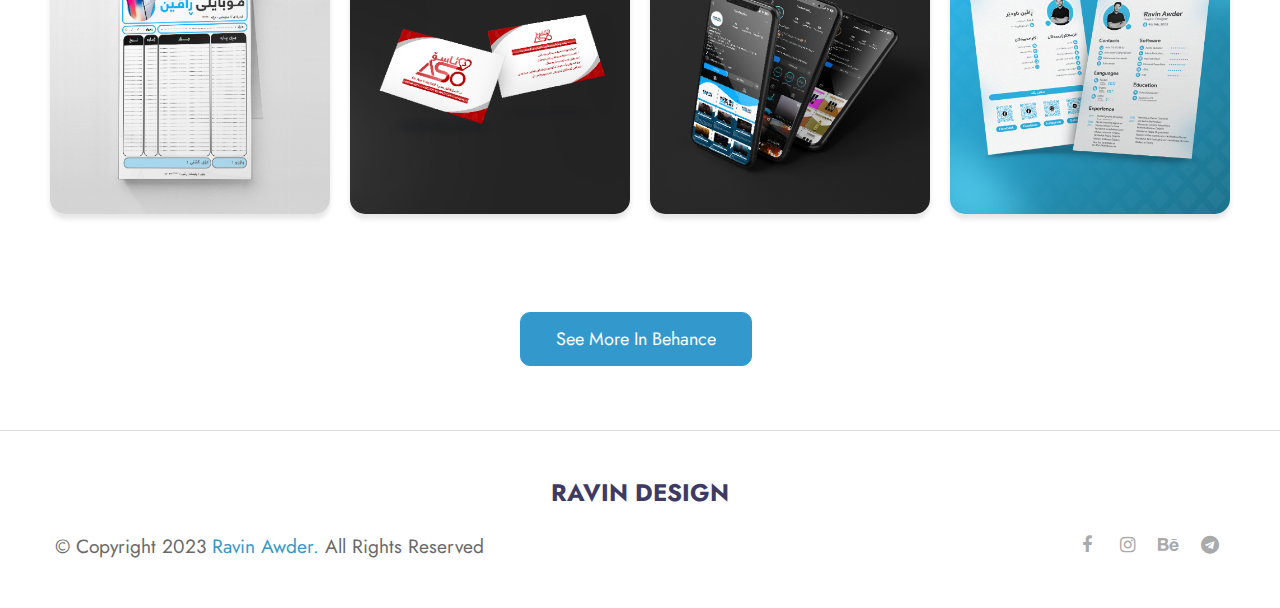
<file: portfolio.html>
<!doctype html>
<html lang="en">

<head>
  <!-- Required meta tags -->
  <meta charset="utf-8">
  <meta name="viewport" content="width=device-width, initial-scale=1, shrink-to-fit=no">
  <link rel="shortcut icon" href="assets/images/title.png">

  <title>Ravin Design</title>

  <!-- google fonts -->
  <link href="//fonts.googleapis.com/css2?family=Jost:wght@300;400;600&display=swap" rel="stylesheet">

  <!-- Template CSS -->
  <link rel="stylesheet" href="assets/css/style-starter.css">

</head>

<body>
  <!-- header -->
  <header id="site-header" class="fixed-top">
    <div class="container">
      <nav class="navbar navbar-expand-lg stroke">
        <a class="navbar-brand fadecenter" href="index.html"><img style="border-radius: 0%;" width="30px"
            src="assets/images/logo.png" alt="Ravin Design"></a>
        <button class="navbar-toggler fadecenter collapsed bg-gradient" type="button" data-toggle="collapse"
          data-target="#navbarTogglerDemo02" aria-controls="navbarTogglerDemo02" aria-expanded="false"
          aria-label="Toggle navigation">
          <span class="navbar-toggler-icon fa icon-expand fa-bars"></span>
          <span class="navbar-toggler-icon fa icon-close fa-times"></span>
          </span>
        </button>
        <!-- menu -->
        <div class="collapse navbar-collapse fadecenter" id="navbarTogglerDemo02">
          <ul class="navbar-nav ml-auto">
            <li class="nav-item @@home__active">
              <a class="nav-link" href="index.html">Home <span class="sr-only">(current)</span></a>
            </li>
            <li class="nav-item active">
              <a class="nav-link" href="portfolio.html">Portfolio</a>
            </li>
            <li class="nav-item @@contact__active">
              <a class="nav-link" href="contact.html">Contact</a>
            </li>
            <li class="nav-item @@about__active">
              <a class="nav-link" href="about.html">About</a>
            </li>
          </ul>
        </div>
        <!-- toggle switch for light and dark theme -->
        <div class="mobile-position fadecenter">
          <nav class="navigation">
            <div class="theme-switch-wrapper">
              <label class="theme-switch" for="checkbox">
                <input type="checkbox" id="checkbox">
                <div class="mode-container">
                  <i style="cursor: pointer;" class="gg-sun"></i>
                  <i style="cursor: pointer;" class="gg-moon"></i>
                </div>
              </label>
            </div>
          </nav>
        </div>
        <!-- //toggle switch for light and dark theme -->
      </nav>
    </div>
  </header>
  <!-- //header -->

  <!-- contact breadcrumb -->
  <section class="w3l-about-breadcrumb text-center">
    <div class="breadcrumb-bg breadcrumb-bg-about py-sm-5 py-4 ccenter">
      <div class="container py-2">
        <h2 class="title">Portfolio</h2>
        <ul class="breadcrumbs-custom-path mt-2">
          <li><a href="index.html">Home</a></li>
          <li class="active"><span class="fa fa-arrow-right mx-2" aria-hidden="true"></span> Portfolio </li>
        </ul>
      </div>
    </div>
  </section>
  <!-- contact breadcrumb -->
  </head>
  <body>
    <!-- photos -->
    <div style="margin-top: 25px;">
      <div class="ggrid-container">
        <div class="ggrid-item imgfade">
          <img class="iimg" src="assets/designs/1.jpg" alt="Logo Design">
        </div>
        <div class="ggrid-item imgfade">
          <img class="iimg" src="assets/designs/2.jpg" alt="Logo Design">
        </div>
        <div class="ggrid-item imgfade">
          <img class="iimg" src="assets/designs/3.jpg" alt="Logo Design">
        </div>
        <div class="ggrid-item imgfade">
          <img class="iimg" src="assets/designs/4.jpg" alt="Logo Design">
        </div>
      </div>
      <div class="ggrid-container">
        <div class="ggrid-item imgfade">
          <img class="iimg" src="assets/designs/5.jpg" alt="Logo Design">
        </div>
        <div class="ggrid-item imgfade">
          <img class="iimg" src="assets/designs/6.jpg" alt="Poster Design">
        </div>
        <div class="ggrid-item imgfade">
          <img class="iimg" src="assets/designs/7.jpg" alt="Social Media Design">
        </div>
        <div class="ggrid-item imgfade">
          <img class="iimg" src="assets/designs/8.jpg" alt="Social Media Design">
        </div>
      </div>
      <div class="ggrid-container">
        <div class="ggrid-item imgfade">
          <img class="iimg" src="assets/designs/9.jpg" alt="Social Media Design">
        </div>
        <div class="ggrid-item imgfade">
          <img class="iimg" src="assets/designs/10.jpg" alt="Social Media Design">
        </div>
        <div class="ggrid-item imgfade">
          <img class="iimg" src="assets/designs/11.jpg" alt="Social Media Design">
        </div>
        <div class="ggrid-item imgfade">
          <img class="iimg" src="assets/designs/12.jpg" alt="Cover Design">
        </div>
      </div>
      <div class="ggrid-container">
        <div class="ggrid-item imgfade">
          <img class="iimg" src="assets/designs/13.jpg" alt="Menu Design">
        </div>
        <div class="ggrid-item imgfade">
          <img class="iimg" src="assets/designs/14.jpg" alt="Book Cover design">
        </div>
        <div class="ggrid-item imgfade">
          <img class="iimg" src="assets/designs/15.jpg" alt="Book Cover Design">
        </div>
        <div class="ggrid-item imgfade">
          <img class="iimg" src="assets/designs/16.jpg" alt="Book Cover Design">
        </div>
      </div>
      <div class="ggrid-container">
        <div class="ggrid-item imgfade">
          <img class="iimg" src="assets/designs/17.jpg" alt="Receipt Design">
        </div>
        <div class="ggrid-item imgfade">
          <img class="iimg" src="assets/designs/18.jpg" alt="Business Card Design">
        </div>
        <div class="ggrid-item imgfade">
          <img class="iimg" src="assets/designs/19.jpg" alt="Social Media Management">
        </div>
        <div class="ggrid-item imgfade">
          <img class="iimg" src="assets/designs/20.jpg" alt="CV Design">
        </div>
      </div>
    </div>
    <br>
    <section class="w3l-grid-quote text-center py-5 ccenter">
      <div class="container py-3">
        <a target="_blank" href="https://www.behance.net/ravinawder" class="btn btn-style btn-primary mr-2">See more in Behance </a>
      </div>
    </section>
    <script>
      document.addEventListener('DOMContentLoaded', function () {
        const images = document.querySelectorAll('.ggrid-item img');
        images.forEach(function (image) {
          const gridItem = image.parentNode;
          image.addEventListener('click', function () {
            gridItem.classList.toggle('enlarged');
          });
        });
      });
    </script>

    <!-- The Modal -->
    <div id="myModal" class="modal">
      <span class="close">&times;</span>
      <img class="modal-content" id="img01">
      <div id="caption"></div>
    </div>

    <script>
      // Get the modal
      var modal = document.getElementById("myModal");

      // Get the image parts and insert them inside the modal - use their "alt" text as captions
      var imgParts = document.getElementsByClassName("myImgPart");
      var modalImg = document.getElementById("img01");
      var captionText = document.getElementById("caption");
      for (var i = 0; i < imgParts.length; i++) {
        imgParts[i].onclick = function () {
          modal.style.display = "block";
          modalImg.src = this.src;
          captionText.innerHTML = this.alt;
        };
      }

      // Get the <span> element that closes the modal
      var span = document.getElementsByClassName("close")[0];

      // When the user clicks on <span> (x), close the modal
      span.onclick = function () {
        modal.style.display = "none";
      }
    </script>

    <!-- //contact block -->
    <!-- Footer -->
    <section class="w3l-footer py-sm-5 py-4">
      <h4 class="ccenter" style="text-align: center;"><b>RAVIN DESIGN</b></h4><br>
      <div class="container ccenter">
        <div class="footer-content">
          <div class="row">
            <div class="col-lg-8 footer-left">
              <p class="m-0">© Copyright 2023 <a target="_blank" href="https://www.facebook.com/ravin.awder.1">Ravin Awder.</a> All Rights Reserved</p>
            </div>
            <div class="col-lg-4 footer-right text-lg-right text-center mt-lg-0 mt-3">
              <ul class="social m-0 p-0">
                <li><a target="_blank" href="https://www.facebook.com/ravin.awder.1"><span
                      class="fa fa-facebook"></span></a></li>
                <li><a target="_blank" href="https://instagram.com/ravin.design_"><span
                      class="fa fa-instagram"></span></a></li>
                <li><a target="_blank" href="https://www.behance.net/ravinawder"><span class="fa fa-behance"></span></a>
                </li>
                <li><a target="_blank" href="https://t.me/ravinawder"><span class="fa fa-telegram"></span></a></li>
              </ul>
            </div>
          </div>
        </div>
      </div>

      <!-- move top -->
      <button onclick="topFunction()" id="movetop" title="Go to top">
        <span class="fa fa-angle-up"></span>
      </button>
      <script>
        // When the user scrolls down 20px from the top of the document, show the button
        window.onscroll = function () {
          scrollFunction()
        };

        function scrollFunction() {
          if (document.body.scrollTop > 20 || document.documentElement.scrollTop > 20) {
            document.getElementById("movetop").style.display = "block";
          } else {
            document.getElementById("movetop").style.display = "none";
          }
        }

        // When the user clicks on the button, scroll to the top of the document
        function topFunction() {
          document.body.scrollTop = 0;
          document.documentElement.scrollTop = 0;
        }
      </script>
      <!-- /move top -->
    </section>
    <!-- //Footer -->

    <!-- all js scripts and files here -->

    <script src="assets/js/theme-change.js"></script><!-- theme switch js (light and dark)-->

    <script src="assets/js/jquery-3.3.1.min.js"></script><!-- default jQuery -->

    <!-- /typig-text-->
    <script>
      const typedTextSpan = document.querySelector(".typed-text");
      const cursorSpan = document.querySelector(".cursor");

      const textArray = ["UI/UX Designer", "Freelancer", "Web developer"];
      const typingDelay = 200;
      const erasingDelay = 10;
      const newTextDelay = 100; // Delay between current and next text
      let textArrayIndex = 0;
      let charIndex = 0;

      function type() {
        if (charIndex < textArray[textArrayIndex].length) {
          if (!cursorSpan.classList.contains("typing")) cursorSpan.classList.add("typing");
          typedTextSpan.textContent += textArray[textArrayIndex].charAt(charIndex);
          charIndex++;
          setTimeout(type, typingDelay);
        } else {
          cursorSpan.classList.remove("typing");
          setTimeout(erase, newTextDelay);
        }
      }

      function erase() {
        if (charIndex > 0) {
          // add class 'typing' if there's none
          if (!cursorSpan.classList.contains("typing")) {
            cursorSpan.classList.add("typing");
          }
          typedTextSpan.textContent = textArray[textArrayIndex].substring(0, 0);
          charIndex--;
          setTimeout(erase, erasingDelay);
        } else {
          cursorSpan.classList.remove("typing");
          textArrayIndex++;
          if (textArrayIndex >= textArray.length) textArrayIndex = 0;
          setTimeout(type, typingDelay);
        }
      }

      document.addEventListener("DOMContentLoaded", function () { // On DOM Load initiate the effect
        if (textArray.length) setTimeout(type, newTextDelay + 250);
      });
    </script>
    <!-- //typig-text-->

    <!-- services owlcarousel -->
    <script src="assets/js/owl.carousel.js"></script>

    <!-- script for services -->
    <script>
      $(document).ready(function () {
        $('.owl-two').owlCarousel({
          loop: true,
          margin: 30,
          nav: false,
          responsiveClass: true,
          autoplay: false,
          autoplayTimeout: 5000,
          autoplaySpeed: 1000,
          autoplayHoverPause: false,
          responsive: {
            0: {
              items: 1,
              nav: false
            },
            480: {
              items: 1,
              nav: false
            },
            700: {
              items: 1,
              nav: false
            },
            1090: {
              items: 3,
              nav: false
            }
          }
        })
      })
    </script>
    <!-- //script for services -->

    <!-- script for tesimonials carousel slider -->
    <script>
      $(document).ready(function () {
        $("#owl-demo1").owlCarousel({
          loop: true,
          margin: 20,
          nav: false,
          responsiveClass: true,
          responsive: {
            0: {
              items: 1,
              nav: false
            },
            736: {
              items: 1,
              nav: false
            },
            1000: {
              items: 2,
              nav: false,
              loop: false
            }
          }
        })
      })
    </script>
    <!-- //script for tesimonials carousel slider -->

    <!-- video popup -->
    <script src="assets/js/jquery.magnific-popup.min.js"></script>
    <script>
      $(document).ready(function () {
        $('.popup-with-zoom-anim').magnificPopup({
          type: 'inline',

          fixedContentPos: false,
          fixedBgPos: true,

          overflowY: 'auto',

          closeBtnInside: true,
          preloader: false,

          midClick: true,
          removalDelay: 300,
          mainClass: 'my-mfp-zoom-in'
        });

        $('.popup-with-move-anim').magnificPopup({
          type: 'inline',

          fixedContentPos: false,
          fixedBgPos: true,

          overflowY: 'auto',

          closeBtnInside: true,
          preloader: false,

          midClick: true,
          removalDelay: 300,
          mainClass: 'my-mfp-slide-bottom'
        });
      });
    </script>
    <!-- //video popup -->

    <!-- stats number counter-->
    <script src="assets/js/jquery.waypoints.min.js"></script>
    <script src="assets/js/jquery.countup.js"></script>
    <script>
      $('.counter').countUp();
    </script>
    <!-- //stats number counter -->

    <!-- disable body scroll which navbar is in active -->
    <script>
      $(function () {
        $('.navbar-toggler').click(function () {
          $('body').toggleClass('noscroll');
        })
      });
    </script>
    <!-- disable body scroll which navbar is in active -->

    <!--/MENU-JS-->
    <script>
      $(window).on("scroll", function () {
        var scroll = $(window).scrollTop();

        if (scroll >= 80) {
          $("#site-header").addClass("nav-fixed");
        } else {
          $("#site-header").removeClass("nav-fixed");
        }
      });

      //Main navigation Active Class Add Remove
      $(".navbar-toggler").on("click", function () {
        $("header").toggleClass("active");
      });
      $(document).on("ready", function () {
        if ($(window).width() > 991) {
          $("header").removeClass("active");
        }
        $(window).on("resize", function () {
          if ($(window).width() > 991) {
            $("header").removeClass("active");
          }
        });
      });
    </script>
    <!--//MENU-JS-->

    <!-- bootstrap js -->
    <script src="assets/js/bootstrap.min.js"></script>

  </body>

</html>
</file>
<file: assets/css/style-starter.css>
@charset "UTF-8";
/*--
Author: W3layouts
Author URL: http://w3layouts.com
--*/
/*!
 * Bootstrap v4.4.1 (https://getbootstrap.com/)
 * Copyright 2011-2019 The Bootstrap Authors
 * Copyright 2011-2019 Twitter, Inc.
 * Licensed under MIT (https://github.com/twbs/bootstrap/blob/master/LICENSE)
 */
:root {
  --blue: #007bff;
  --indigo: #6610f2;
  --purple: #6f42c1;
  --pink: #e83e8c;
  --red: #dc3545;
  --orange: #fd7e14;
  --yellow: #ffc107;
  --green: #3399CC;
  --teal: #20c997;
  --cyan: #17a2b8;
  --white: #fff;
  --gray: #6c757d;
  --gray-dark: #343a40;
  --primary: #3399CC;
  --secondary: #273c66;
  --success: #3399CC;
  --info: #17a2b8;
  --warning: #ffc107;
  --danger: #dc3545;
  --light: #f8f9fa;
  --dark: #343a40;
  --breakpoint-xs: 0;
  --breakpoint-sm: 576px;
  --breakpoint-md: 768px;
  --breakpoint-lg: 992px;
  --breakpoint-xl: 1200px;
  --font-family-sans-serif: -apple-system, BlinkMacSystemFont, "Segoe UI", Roboto, "Helvetica Neue", Arial, "Noto Sans", sans-serif, "Apple Color Emoji", "Segoe UI Emoji", "Segoe UI Symbol", "Noto Color Emoji";
  --font-family-monospace: SFMono-Regular, Menlo, Monaco, Consolas, "Liberation Mono", "Courier New", monospace; }

*,
*::before,
*::after {
  box-sizing: border-box; }

html {
  font-family: sans-serif;
  line-height: 1.15;
  -webkit-text-size-adjust: 100%;
  -webkit-tap-highlight-color: rgba(0, 0, 0, 0); 
}

.ggrid-container {
  display: grid;
  grid-template-columns: repeat(auto-fit, minmax(150px, 1fr));
  grid-gap: 20px;
  padding: 10px 50px;
}

.ggrid-item {
  position: relative;
  transition: 1s ease;
  cursor: pointer;
}

.ggrid-item img {
  width: 100%;
  height: auto;
}

.ggrid-item:hover {
  transition: 0.5s ease;
  transform: scale(1.2);
  z-index: 2;
}

.iimg {
  box-shadow: 0px 5px 5px 0px rgb(0 0 0 / 0.1);
  border-radius: 15px;
}

.imgfade {
  animation: fadeInImg 1s;
  transition: transform 1s ease;
}

.imgAbout {
  margin: auto;
  width: 90%;
}

@keyframes fadeInImg {
  0%   { opacity: 0; transform: translateY(-30px); }
  100% { opacity: 0.75; transform: translateY(0px); }
  }

.fadecenter {
  animation: fadeInCenter 3s;
  transition: transform 3s ease;
}

@keyframes fadeInCenter {
  0%   { opacity: 0; }
  100% { opacity: 1; }
  }


.ccenter {
  animation: fadeInAndScaleC 3s;
  transition: transform 3s ease;
}

@keyframes fadeInAndScaleC {
  0%   { opacity: 0; transform: translateY(-30px); }
  100% { opacity: 1; transform: translateY(0px); }
  }  

.lleft {
  animation: fadeInAndScaleL 3s;
  transition: transform 3s ease;
}

@keyframes fadeInAndScaleL {
  0%   { opacity: 0; transform: translateX(-30px); }
  100% { opacity: 1; transform: translateX(0px); }
  }  

.rright {
  animation: fadeInAndScaleR 3s;
  transition: transform 3s ease;
}

@keyframes fadeInAndScaleR {
0%   { opacity: 0; transform: translateX(60px); }
100% { opacity: 1; transform: translateX(0px); }
}

.price {
  text-align: center;
  color: var(--primary-color);
  font-size: 25px;
  padding-bottom: 20px;
  font-weight: bold;
}

.bbutton {
  padding: 10px 20px;
  background-color: #3399cc;
  color: #fff;
  border: 1px solid var(--primary-color);
  text-decoration: none;
  border-radius: 5px;
  margin-top: 10px;
  text-align: center;
  width: 100%;
  transition: 0.3s ease;
}

.bbutton:hover {
  background-color: var(--bg-color);
  border: 1px solid var(--border-color);
  color: #3399CC;
}

.bbutton:active {
  border: 1px solid var(--border-color);
  color: var(--font-color);
}

.ssocial {
  display: flex;
  flex-wrap: wrap;
  justify-content: start;
  align-items: center;
  gap: 0.5rem;
}
.ssocial__link {
  color: var(--font-color);
  width: 2.5rem;
  height: 2.5rem;
  font-size: 1rem;
  border-radius: 50%;
  display: flex;
  justify-content: center;
  align-items: center;
  transition: 0.3s ease;
}

.ssocial__link:hover {
  color: var(--primary-color);
  transform: translateY(-10px);
}

.ssocial__list {
  list-style: none;
  padding: 0;
  display: flex;
  gap: 0.5rem;
}

article, aside, figcaption, figure, footer, header, hgroup, main, nav, section {
  display: block; }

/* width */
::-webkit-scrollbar {
  width: 15px;
  border-radius: 50px;

}

/* Track */
::-webkit-scrollbar-track {
}
 
/* Handle */
::-webkit-scrollbar-thumb {
  background: #3399cc; 
  cursor: pointer;
  border-radius: 50px;

}

/* Handle on hover */
::-webkit-scrollbar-thumb:hover {
  background: #287999; 
}

body {
  margin: 0;
  font-family: -apple-system, BlinkMacSystemFont, "Segoe UI", Roboto, "Helvetica Neue", Arial, "Noto Sans", sans-serif, "Apple Color Emoji", "Segoe UI Emoji", "Segoe UI Symbol", "Noto Color Emoji";
  font-size: 1rem;
  font-weight: 400;
  line-height: 1.5;
  color: #212529;
  text-align: left;
  background-color: #fff; 
  overflow-x: hidden;
}

[tabindex="-1"]:focus:not(:focus-visible) {
  outline: 0 !important; }

hr {
  box-sizing: content-box;
  height: 0;
  overflow: visible; }

h1, h2, h3, h4, h5, h6 {
  margin-top: 0;
  margin-bottom: 0.5rem; }

p {
  margin-top: 0;
  margin-bottom: 1rem; }

abbr[title],
abbr[data-original-title] {
  text-decoration: underline;
  -webkit-text-decoration: underline dotted;
          text-decoration: underline dotted;
  cursor: help;
  border-bottom: 0;
  -webkit-text-decoration-skip-ink: none;
          text-decoration-skip-ink: none; }

address {
  margin-bottom: 1rem;
  font-style: normal;
  line-height: inherit; }

ol,
ul,
dl {
  margin-top: 0;
  margin-bottom: 1rem; }

ol ol,
ul ul,
ol ul,
ul ol {
  margin-bottom: 0; }

dt {
  font-weight: 700; }

dd {
  margin-bottom: .5rem;
  margin-left: 0; }

blockquote {
  margin: 0 0 1rem; }

b,
strong {
  font-weight: bolder; }

small {
  font-size: 80%; }

sub,
sup {
  position: relative;
  font-size: 75%;
  line-height: 0;
  vertical-align: baseline; }

sub {
  bottom: -.25em; }

sup {
  top: -.5em; }

a {
  color: #3399CC;
  text-decoration: none;
  background-color: transparent; }
  a:hover {
    color: #287999;
    text-decoration: underline; }

a:not([href]) {
  color: inherit;
  text-decoration: none; }
  a:not([href]):hover {
    color: inherit;
    text-decoration: none; }

pre,
code,
kbd,
samp {
  font-family: SFMono-Regular, Menlo, Monaco, Consolas, "Liberation Mono", "Courier New", monospace;
  font-size: 1em; }

pre {
  margin-top: 0;
  margin-bottom: 1rem;
  overflow: auto; }

figure {
  margin: 0 0 1rem; }

img {
  vertical-align: middle;
  border-style: none; }

svg {
  overflow: hidden;
  vertical-align: middle; }

table {
  border-collapse: collapse; }

caption {
  padding-top: 0.75rem;
  padding-bottom: 0.75rem;
  color: #6c757d;
  text-align: left;
  caption-side: bottom; }

th {
  text-align: inherit; }

label {
  display: inline-block;
  margin-bottom: 0.5rem; }

button {
  border-radius: 0; }

button:focus {
  outline: 1px dotted;
  outline: 5px auto -webkit-focus-ring-color; }

input,
button,
select,
optgroup,
textarea {
  margin: 0;
  font-family: inherit;
  font-size: inherit;
  line-height: inherit; }

button,
input {
  overflow: visible; }

button,
select {
  text-transform: none; }

select {
  word-wrap: normal; }

button,
[type="button"],
[type="reset"],
[type="submit"] {
  -webkit-appearance: button; }

button:not(:disabled),
[type="button"]:not(:disabled),
[type="reset"]:not(:disabled),
[type="submit"]:not(:disabled) {
  cursor: pointer; }

button::-moz-focus-inner,
[type="button"]::-moz-focus-inner,
[type="reset"]::-moz-focus-inner,
[type="submit"]::-moz-focus-inner {
  padding: 0;
  border-style: none; }

input[type="radio"],
input[type="checkbox"] {
  box-sizing: border-box;
  padding: 0; }

input[type="date"],
input[type="time"],
input[type="datetime-local"],
input[type="month"] {
  -webkit-appearance: listbox; }

textarea {
  overflow: auto;
  resize: vertical; }

fieldset {
  min-width: 0;
  padding: 0;
  margin: 0;
  border: 0; }

legend {
  display: block;
  width: 100%;
  max-width: 100%;
  padding: 0;
  margin-bottom: .5rem;
  font-size: 1.5rem;
  line-height: inherit;
  color: inherit;
  white-space: normal; }
  @media (max-width: 1200px) {
    legend {
      font-size: calc(1.275rem + 0.3vw) ; } }

progress {
  vertical-align: baseline; }

[type="number"]::-webkit-inner-spin-button,
[type="number"]::-webkit-outer-spin-button {
  height: auto; }

[type="search"] {
  outline-offset: -2px;
  -webkit-appearance: none; }

[type="search"]::-webkit-search-decoration {
  -webkit-appearance: none; }

::-webkit-file-upload-button {
  font: inherit;
  -webkit-appearance: button; }

output {
  display: inline-block; }

summary {
  display: list-item;
  cursor: pointer; }

template {
  display: none; }

[hidden] {
  display: none !important; }

h1, h2, h3, h4, h5, h6,
.h1, .h2, .h3, .h4, .h5, .h6 {
  margin-bottom: 0.5rem;
  font-weight: 500;
  line-height: 1.2; }

h1, .h1 {
  font-size: 2.5rem; }
  @media (max-width: 1200px) {
    h1, .h1 {
      font-size: calc(1.375rem + 1.5vw) ; } }

h2, .h2 {
  font-size: 2rem; }
  @media (max-width: 1200px) {
    h2, .h2 {
      font-size: calc(1.325rem + 0.9vw) ; } }

h3, .h3 {
  font-size: 1.75rem; }
  @media (max-width: 1200px) {
    h3, .h3 {
      font-size: calc(1.3rem + 0.6vw) ; } }

h4, .h4 {
  font-size: 1.5rem; }
  @media (max-width: 1200px) {
    h4, .h4 {
      font-size: calc(1.275rem + 0.3vw) ; } }

h5, .h5 {
  font-size: 1.25rem; }

h6, .h6 {
  font-size: 1rem; }

.lead {
  font-size: 1.25rem;
  font-weight: 300; }

.display-1 {
  font-size: 6rem;
  font-weight: 300;
  line-height: 1.2; }
  @media (max-width: 1200px) {
    .display-1 {
      font-size: calc(1.725rem + 5.7vw) ; } }

.display-2 {
  font-size: 5.5rem;
  font-weight: 300;
  line-height: 1.2; }
  @media (max-width: 1200px) {
    .display-2 {
      font-size: calc(1.675rem + 5.1vw) ; } }

.display-3 {
  font-size: 4.5rem;
  font-weight: 300;
  line-height: 1.2; }
  @media (max-width: 1200px) {
    .display-3 {
      font-size: calc(1.575rem + 3.9vw) ; } }

.display-4 {
  font-size: 3.5rem;
  font-weight: 300;
  line-height: 1.2; }
  @media (max-width: 1200px) {
    .display-4 {
      font-size: calc(1.475rem + 2.7vw) ; } }

hr {
  margin-top: 1rem;
  margin-bottom: 1rem;
  border: 0;
  border-top: 1px solid rgba(0, 0, 0, 0.1); }

small,
.small {
  font-size: 80%;
  font-weight: 400; }

mark,
.mark {
  padding: 0.2em;
  background-color: #dfebf1; }

.list-unstyled {
  padding-left: 0;
  list-style: none; }

.list-inline {
  padding-left: 0;
  list-style: none; }

.list-inline-item {
  display: inline-block; }
  .list-inline-item:not(:last-child) {
    margin-right: 0.5rem; }

.initialism {
  font-size: 90%;
  text-transform: uppercase; }

.blockquote {
  margin-bottom: 1rem;
  font-size: 1.25rem; }

.blockquote-footer {
  display: block;
  font-size: 80%;
  color: #6c757d; }
  .blockquote-footer::before {
    content: "\2014\00A0"; }

.img-fluid {
  max-width: 100%;
  height: auto; }

.img-thumbnail {
  padding: 0.25rem;
  background-color: #fff;
  border: 1px solid #dfebf1;
  border-radius: 0.25rem;
  max-width: 100%;
  height: auto; }

.figure {
  display: inline-block; }

.figure-img {
  margin-bottom: 0.5rem;
  line-height: 1; }

.figure-caption {
  font-size: 90%;
  color: #6c757d; }

code {
  font-size: 87.5%;
  color: #3399CC;
  word-wrap: break-word; }
  a > code {
    color: inherit; }

kbd {
  padding: 0.2rem 0.4rem;
  font-size: 87.5%;
  color: #fff;
  background-color: #212529;
  border-radius: 0.2rem; }
  kbd kbd {
    padding: 0;
    font-size: 100%;
    font-weight: 700; }

pre {
  display: block;
  font-size: 87.5%;
  color: #212529; }
  pre code {
    font-size: inherit;
    color: inherit;
    word-break: normal; }

.pre-scrollable {
  max-height: 340px;
  overflow-y: scroll; }

.container {
  width: 100%;
  padding-right: 15px;
  padding-left: 15px;
  margin-right: auto;
  margin-left: auto; }
  @media (min-width: 576px) {
    .container {
      max-width: 540px; } }
  @media (min-width: 768px) {
    .container {
      max-width: 720px; } }
  @media (min-width: 992px) {
    .container {
      max-width: 960px; } }
  @media (min-width: 1200px) {
    .container {
      max-width: 1140px; } }

.container-fluid, .container-sm, .container-md, .container-lg, .container-xl {
  width: 100%;
  padding-right: 15px;
  padding-left: 15px;
  margin-right: auto;
  margin-left: auto; }

@media (min-width: 576px) {
  .container, .container-sm {
    max-width: 540px; } }

@media (min-width: 768px) {
  .container, .container-sm, .container-md {
    max-width: 720px; } }

@media (min-width: 992px) {
  .container, .container-sm, .container-md, .container-lg {
    max-width: 960px; } }

@media (min-width: 1200px) {
  .container, .container-sm, .container-md, .container-lg, .container-xl {
    max-width: 1140px; } }

.row {
  display: flex;
  flex-wrap: wrap;
  margin-right: -15px;
  margin-left: -15px; }

.no-gutters {
  margin-right: 0;
  margin-left: 0; }
  .no-gutters > .col,
  .no-gutters > [class*="col-"] {
    padding-right: 0;
    padding-left: 0; }

.col-1, .col-2, .col-3, .col-4, .col-5, .col-6, .col-7, .col-8, .col-9, .col-10, .col-11, .col-12, .col,
.col-auto, .col-sm-1, .col-sm-2, .col-sm-3, .col-sm-4, .col-sm-5, .col-sm-6, .col-sm-7, .col-sm-8, .col-sm-9, .col-sm-10, .col-sm-11, .col-sm-12, .col-sm,
.col-sm-auto, .col-md-1, .col-md-2, .col-md-3, .col-md-4, .col-md-5, .col-md-6, .col-md-7, .col-md-8, .col-md-9, .col-md-10, .col-md-11, .col-md-12, .col-md,
.col-md-auto, .col-lg-1, .col-lg-2, .col-lg-3, .col-lg-4, .col-lg-5, .col-lg-6, .col-lg-7, .col-lg-8, .col-lg-9, .col-lg-10, .col-lg-11, .col-lg-12, .col-lg,
.col-lg-auto, .col-xl-1, .col-xl-2, .col-xl-3, .col-xl-4, .col-xl-5, .col-xl-6, .col-xl-7, .col-xl-8, .col-xl-9, .col-xl-10, .col-xl-11, .col-xl-12, .col-xl,
.col-xl-auto {
  position: relative;
  width: 100%;
  padding-right: 15px;
  padding-left: 15px; }

.col {
  flex-basis: 0;
  flex-grow: 1;
  max-width: 100%; }

.row-cols-1 > * {
  flex: 0 0 100%;
  max-width: 100%; }

.row-cols-2 > * {
  flex: 0 0 50%;
  max-width: 50%; }

.row-cols-3 > * {
  flex: 0 0 33.33333%;
  max-width: 33.33333%; }

.row-cols-4 > * {
  flex: 0 0 25%;
  max-width: 25%; }

.row-cols-5 > * {
  flex: 0 0 20%;
  max-width: 20%; }

.row-cols-6 > * {
  flex: 0 0 16.66667%;
  max-width: 16.66667%; }

.col-auto {
  flex: 0 0 auto;
  width: auto;
  max-width: 100%; }

.col-1 {
  flex: 0 0 8.33333%;
  max-width: 8.33333%; }

.col-2 {
  flex: 0 0 16.66667%;
  max-width: 16.66667%; }

.col-3 {
  flex: 0 0 25%;
  max-width: 25%; }

.col-4 {
  flex: 0 0 33.33333%;
  max-width: 33.33333%; }

.col-5 {
  flex: 0 0 41.66667%;
  max-width: 41.66667%; }

.col-6 {
  flex: 0 0 50%;
  max-width: 50%; }

.col-7 {
  flex: 0 0 58.33333%;
  max-width: 58.33333%; }

.col-8 {
  flex: 0 0 66.66667%;
  max-width: 66.66667%; }

.col-9 {
  flex: 0 0 75%;
  max-width: 75%; }

.col-10 {
  flex: 0 0 83.33333%;
  max-width: 83.33333%; }

.col-11 {
  flex: 0 0 91.66667%;
  max-width: 91.66667%; }

.col-12 {
  flex: 0 0 100%;
  max-width: 100%; }

.order-first {
  order: -1; }

.order-last {
  order: 13; }

.order-0 {
  order: 0; }

.order-1 {
  order: 1; }

.order-2 {
  order: 2; }

.order-3 {
  order: 3; }

.order-4 {
  order: 4; }

.order-5 {
  order: 5; }

.order-6 {
  order: 6; }

.order-7 {
  order: 7; }

.order-8 {
  order: 8; }

.order-9 {
  order: 9; }

.order-10 {
  order: 10; }

.order-11 {
  order: 11; }

.order-12 {
  order: 12; }

.offset-1 {
  margin-left: 8.33333%; }

.offset-2 {
  margin-left: 16.66667%; }

.offset-3 {
  margin-left: 25%; }

.offset-4 {
  margin-left: 33.33333%; }

.offset-5 {
  margin-left: 41.66667%; }

.offset-6 {
  margin-left: 50%; }

.offset-7 {
  margin-left: 58.33333%; }

.offset-8 {
  margin-left: 66.66667%; }

.offset-9 {
  margin-left: 75%; }

.offset-10 {
  margin-left: 83.33333%; }

.offset-11 {
  margin-left: 91.66667%; }

@media (min-width: 576px) {
  .col-sm {
    flex-basis: 0;
    flex-grow: 1;
    max-width: 100%; }
  .row-cols-sm-1 > * {
    flex: 0 0 100%;
    max-width: 100%; }
  .row-cols-sm-2 > * {
    flex: 0 0 50%;
    max-width: 50%; }
  .row-cols-sm-3 > * {
    flex: 0 0 33.33333%;
    max-width: 33.33333%; }
  .row-cols-sm-4 > * {
    flex: 0 0 25%;
    max-width: 25%; }
  .row-cols-sm-5 > * {
    flex: 0 0 20%;
    max-width: 20%; }
  .row-cols-sm-6 > * {
    flex: 0 0 16.66667%;
    max-width: 16.66667%; }
  .col-sm-auto {
    flex: 0 0 auto;
    width: auto;
    max-width: 100%; }
  .col-sm-1 {
    flex: 0 0 8.33333%;
    max-width: 8.33333%; }
  .col-sm-2 {
    flex: 0 0 16.66667%;
    max-width: 16.66667%; }
  .col-sm-3 {
    flex: 0 0 25%;
    max-width: 25%; }
  .col-sm-4 {
    flex: 0 0 33.33333%;
    max-width: 33.33333%; }
  .col-sm-5 {
    flex: 0 0 41.66667%;
    max-width: 41.66667%; }
  .col-sm-6 {
    flex: 0 0 50%;
    max-width: 50%; }
  .col-sm-7 {
    flex: 0 0 58.33333%;
    max-width: 58.33333%; }
  .col-sm-8 {
    flex: 0 0 66.66667%;
    max-width: 66.66667%; }
  .col-sm-9 {
    flex: 0 0 75%;
    max-width: 75%; }
  .col-sm-10 {
    flex: 0 0 83.33333%;
    max-width: 83.33333%; }
  .col-sm-11 {
    flex: 0 0 91.66667%;
    max-width: 91.66667%; }
  .col-sm-12 {
    flex: 0 0 100%;
    max-width: 100%; }
  .order-sm-first {
    order: -1; }
  .order-sm-last {
    order: 13; }
  .order-sm-0 {
    order: 0; }
  .order-sm-1 {
    order: 1; }
  .order-sm-2 {
    order: 2; }
  .order-sm-3 {
    order: 3; }
  .order-sm-4 {
    order: 4; }
  .order-sm-5 {
    order: 5; }
  .order-sm-6 {
    order: 6; }
  .order-sm-7 {
    order: 7; }
  .order-sm-8 {
    order: 8; }
  .order-sm-9 {
    order: 9; }
  .order-sm-10 {
    order: 10; }
  .order-sm-11 {
    order: 11; }
  .order-sm-12 {
    order: 12; }
  .offset-sm-0 {
    margin-left: 0; }
  .offset-sm-1 {
    margin-left: 8.33333%; }
  .offset-sm-2 {
    margin-left: 16.66667%; }
  .offset-sm-3 {
    margin-left: 25%; }
  .offset-sm-4 {
    margin-left: 33.33333%; }
  .offset-sm-5 {
    margin-left: 41.66667%; }
  .offset-sm-6 {
    margin-left: 50%; }
  .offset-sm-7 {
    margin-left: 58.33333%; }
  .offset-sm-8 {
    margin-left: 66.66667%; }
  .offset-sm-9 {
    margin-left: 75%; }
  .offset-sm-10 {
    margin-left: 83.33333%; }
  .offset-sm-11 {
    margin-left: 91.66667%; } }

@media (min-width: 768px) {
  .col-md {
    flex-basis: 0;
    flex-grow: 1;
    max-width: 100%; }
  .row-cols-md-1 > * {
    flex: 0 0 100%;
    max-width: 100%; }
  .row-cols-md-2 > * {
    flex: 0 0 50%;
    max-width: 50%; }
  .row-cols-md-3 > * {
    flex: 0 0 33.33333%;
    max-width: 33.33333%; }
  .row-cols-md-4 > * {
    flex: 0 0 25%;
    max-width: 25%; }
  .row-cols-md-5 > * {
    flex: 0 0 20%;
    max-width: 20%; }
  .row-cols-md-6 > * {
    flex: 0 0 16.66667%;
    max-width: 16.66667%; }
  .col-md-auto {
    flex: 0 0 auto;
    width: auto;
    max-width: 100%; }
  .col-md-1 {
    flex: 0 0 8.33333%;
    max-width: 8.33333%; }
  .col-md-2 {
    flex: 0 0 16.66667%;
    max-width: 16.66667%; }
  .col-md-3 {
    flex: 0 0 25%;
    max-width: 25%; }
  .col-md-4 {
    flex: 0 0 33.33333%;
    max-width: 33.33333%; }
  .col-md-5 {
    flex: 0 0 41.66667%;
    max-width: 41.66667%; }
  .col-md-6 {
    flex: 0 0 50%;
    max-width: 50%; }
  .col-md-7 {
    flex: 0 0 58.33333%;
    max-width: 58.33333%; }
  .col-md-8 {
    flex: 0 0 66.66667%;
    max-width: 66.66667%; }
  .col-md-9 {
    flex: 0 0 75%;
    max-width: 75%; }
  .col-md-10 {
    flex: 0 0 83.33333%;
    max-width: 83.33333%; }
  .col-md-11 {
    flex: 0 0 91.66667%;
    max-width: 91.66667%; }
  .col-md-12 {
    flex: 0 0 100%;
    max-width: 100%; }
  .order-md-first {
    order: -1; }
  .order-md-last {
    order: 13; }
  .order-md-0 {
    order: 0; }
  .order-md-1 {
    order: 1; }
  .order-md-2 {
    order: 2; }
  .order-md-3 {
    order: 3; }
  .order-md-4 {
    order: 4; }
  .order-md-5 {
    order: 5; }
  .order-md-6 {
    order: 6; }
  .order-md-7 {
    order: 7; }
  .order-md-8 {
    order: 8; }
  .order-md-9 {
    order: 9; }
  .order-md-10 {
    order: 10; }
  .order-md-11 {
    order: 11; }
  .order-md-12 {
    order: 12; }
  .offset-md-0 {
    margin-left: 0; }
  .offset-md-1 {
    margin-left: 8.33333%; }
  .offset-md-2 {
    margin-left: 16.66667%; }
  .offset-md-3 {
    margin-left: 25%; }
  .offset-md-4 {
    margin-left: 33.33333%; }
  .offset-md-5 {
    margin-left: 41.66667%; }
  .offset-md-6 {
    margin-left: 50%; }
  .offset-md-7 {
    margin-left: 58.33333%; }
  .offset-md-8 {
    margin-left: 66.66667%; }
  .offset-md-9 {
    margin-left: 75%; }
  .offset-md-10 {
    margin-left: 83.33333%; }
  .offset-md-11 {
    margin-left: 91.66667%; } }
    
@media (min-width: 992px) {
  .col-lg {
    flex-basis: 0;
    flex-grow: 1;
    max-width: 100%; }
  .row-cols-lg-1 > * {
    flex: 0 0 100%;
    max-width: 100%; }
  .row-cols-lg-2 > * {
    flex: 0 0 50%;
    max-width: 50%; }
  .row-cols-lg-3 > * {
    flex: 0 0 33.33333%;
    max-width: 33.33333%; }
  .row-cols-lg-4 > * {
    flex: 0 0 25%;
    max-width: 25%; }
  .row-cols-lg-5 > * {
    flex: 0 0 20%;
    max-width: 20%; }
  .row-cols-lg-6 > * {
    flex: 0 0 16.66667%;
    max-width: 16.66667%; }
  .col-lg-auto {
    flex: 0 0 auto;
    width: auto;
    max-width: 100%; }
  .col-lg-1 {
    flex: 0 0 8.33333%;
    max-width: 8.33333%; }
  .col-lg-2 {
    flex: 0 0 16.66667%;
    max-width: 16.66667%; }
  .col-lg-3 {
    flex: 0 0 25%;
    max-width: 25%; }
  .col-lg-4 {
    flex: 0 0 33.33333%;
    max-width: 33.33333%; }
  .col-lg-5 {
    flex: 0 0 41.66667%;
    max-width: 41.66667%; }
  .col-lg-6 {
    flex: 0 0 50%;
    max-width: 50%; }
  .col-lg-666 {
    flex: 0 0 100%;
    max-width: 100%; }
  .col-lg-7 {
    flex: 0 0 58.33333%;
    max-width: 58.33333%; }
  .col-lg-8 {
    flex: 0 0 66.66667%;
    max-width: 66.66667%; }
  .col-lg-9 {
    flex: 0 0 75%;
    max-width: 75%; }
  .col-lg-10 {
    flex: 0 0 83.33333%;
    max-width: 83.33333%; }
  .col-lg-11 {
    flex: 0 0 91.66667%;
    max-width: 91.66667%; }
  .col-lg-12 {
    flex: 0 0 100%;
    max-width: 100%; }
  .order-lg-first {
    order: -1; }
  .order-lg-last {
    order: 13; }
  .order-lg-0 {
    order: 0; }
  .order-lg-1 {
    order: 1; }
  .order-lg-2 {
    order: 2; }
  .order-lg-3 {
    order: 3; }
  .order-lg-4 {
    order: 4; }
  .order-lg-5 {
    order: 5; }
  .order-lg-6 {
    order: 6; }
  .order-lg-7 {
    order: 7; }
  .order-lg-8 {
    order: 8; }
  .order-lg-9 {
    order: 9; }
  .order-lg-10 {
    order: 10; }
  .order-lg-11 {
    order: 11; }
  .order-lg-12 {
    order: 12; }
  .offset-lg-0 {
    margin-left: 0; }
  .offset-lg-1 {
    margin-left: 8.33333%; }
  .offset-lg-2 {
    margin-left: 16.66667%; }
  .offset-lg-3 {
    margin-left: 25%; }
  .offset-lg-4 {
    margin-left: 33.33333%; }
  .offset-lg-5 {
    margin-left: 41.66667%; }
  .offset-lg-6 {
    margin-left: 50%; }
  .offset-lg-7 {
    margin-left: 58.33333%; }
  .offset-lg-8 {
    margin-left: 66.66667%; }
  .offset-lg-9 {
    margin-left: 75%; }
  .offset-lg-10 {
    margin-left: 83.33333%; }
  .offset-lg-11 {
    margin-left: 91.66667%; } }

@media (min-width: 1200px) {
  .col-xl {
    flex-basis: 0;
    flex-grow: 1;
    max-width: 100%; }
  .row-cols-xl-1 > * {
    flex: 0 0 100%;
    max-width: 100%; }
  .row-cols-xl-2 > * {
    flex: 0 0 50%;
    max-width: 50%; }
  .row-cols-xl-3 > * {
    flex: 0 0 33.33333%;
    max-width: 33.33333%; }
  .row-cols-xl-4 > * {
    flex: 0 0 25%;
    max-width: 25%; }
  .row-cols-xl-5 > * {
    flex: 0 0 20%;
    max-width: 20%; }
  .row-cols-xl-6 > * {
    flex: 0 0 16.66667%;
    max-width: 16.66667%; }
  .col-xl-auto {
    flex: 0 0 auto;
    width: auto;
    max-width: 100%; }
  .col-xl-1 {
    flex: 0 0 8.33333%;
    max-width: 8.33333%; }
  .col-xl-2 {
    flex: 0 0 16.66667%;
    max-width: 16.66667%; }
  .col-xl-3 {
    flex: 0 0 25%;
    max-width: 25%; }
  .col-xl-4 {
    flex: 0 0 33.33333%;
    max-width: 33.33333%; }
  .col-xl-5 {
    flex: 0 0 41.66667%;
    max-width: 41.66667%; }
  .col-xl-6 {
    flex: 0 0 50%;
    max-width: 50%; }
  .col-xl-7 {
    flex: 0 0 58.33333%;
    max-width: 58.33333%; }
  .col-xl-8 {
    flex: 0 0 66.66667%;
    max-width: 66.66667%; }
  .col-xl-9 {
    flex: 0 0 75%;
    max-width: 75%; }
  .col-xl-10 {
    flex: 0 0 83.33333%;
    max-width: 83.33333%; }
  .col-xl-11 {
    flex: 0 0 91.66667%;
    max-width: 91.66667%; }
  .col-xl-12 {
    flex: 0 0 100%;
    max-width: 100%; }
  .order-xl-first {
    order: -1; }
  .order-xl-last {
    order: 13; }
  .order-xl-0 {
    order: 0; }
  .order-xl-1 {
    order: 1; }
  .order-xl-2 {
    order: 2; }
  .order-xl-3 {
    order: 3; }
  .order-xl-4 {
    order: 4; }
  .order-xl-5 {
    order: 5; }
  .order-xl-6 {
    order: 6; }
  .order-xl-7 {
    order: 7; }
  .order-xl-8 {
    order: 8; }
  .order-xl-9 {
    order: 9; }
  .order-xl-10 {
    order: 10; }
  .order-xl-11 {
    order: 11; }
  .order-xl-12 {
    order: 12; }
  .offset-xl-0 {
    margin-left: 0; }
  .offset-xl-1 {
    margin-left: 8.33333%; }
  .offset-xl-2 {
    margin-left: 16.66667%; }
  .offset-xl-3 {
    margin-left: 25%; }
  .offset-xl-4 {
    margin-left: 33.33333%; }
  .offset-xl-5 {
    margin-left: 41.66667%; }
  .offset-xl-6 {
    margin-left: 50%; }
  .offset-xl-7 {
    margin-left: 58.33333%; }
  .offset-xl-8 {
    margin-left: 66.66667%; }
  .offset-xl-9 {
    margin-left: 75%; }
  .offset-xl-10 {
    margin-left: 83.33333%; }
  .offset-xl-11 {
    margin-left: 91.66667%; } }

.table {
  width: 100%;
  margin-bottom: 1rem;
  color: #212529; }
  .table th,
  .table td {
    padding: 0.75rem;
    vertical-align: top;
    border-top: 1px solid #dee2e6; }
  .table thead th {
    vertical-align: bottom;
    border-bottom: 2px solid #dee2e6; }
  .table tbody + tbody {
    border-top: 2px solid #dee2e6; }

.table-sm th,
.table-sm td {
  padding: 0.3rem; }

.table-bordered {
  border: 1px solid #dee2e6; }
  .table-bordered th,
  .table-bordered td {
    border: 1px solid #dee2e6; }
  .table-bordered thead th,
  .table-bordered thead td {
    border-bottom-width: 2px; }

.table-borderless th,
.table-borderless td,
.table-borderless thead th,
.table-borderless tbody + tbody {
  border: 0; }

.table-striped tbody tr:nth-of-type(odd) {
  background-color: rgba(0, 0, 0, 0.05); }

.table-hover tbody tr:hover {
  color: #212529;
  background-color: rgba(0, 0, 0, 0.075); }

.table-primary,
.table-primary > th,
.table-primary > td {
  background-color: #dfebf1; }

.table-primary th,
.table-primary td,
.table-primary thead th,
.table-primary tbody + tbody {
  border-color: #c3e8fb; }

.table-hover .table-primary:hover {
  background-color: #dfebf1; }
  .table-hover .table-primary:hover > td,
  .table-hover .table-primary:hover > th {
    background-color: #dfebf1; }

.table-secondary,
.table-secondary > th,
.table-secondary > td {
  background-color: #c3c8d4; }

.table-secondary th,
.table-secondary td,
.table-secondary thead th,
.table-secondary tbody + tbody {
  border-color: #8f9aaf; }

.table-hover .table-secondary:hover {
  background-color: #b4bac9; }
  .table-hover .table-secondary:hover > td,
  .table-hover .table-secondary:hover > th {
    background-color: #b4bac9; }

.table-success,
.table-success > th,
.table-success > td {
  background-color: #c3e6cb; }

.table-success th,
.table-success td,
.table-success thead th,
.table-success tbody + tbody {
  border-color: #b2d1e1; }

.table-hover .table-success:hover {
  background-color: #b2d1e1; }
  .table-hover .table-success:hover > td,
  .table-hover .table-success:hover > th {
    background-color: #b2d1e1; }

.table-info,
.table-info > th,
.table-info > td {
  background-color: #bed4eb; }

.table-info th,
.table-info td,
.table-info thead th,
.table-info tbody + tbody {
  border-color: #86cfda; }

.table-hover .table-info:hover {
  background-color: #abdde5; }
  .table-hover .table-info:hover > td,
  .table-hover .table-info:hover > th {
    background-color: #abdde5; }

.table-warning,
.table-warning > th,
.table-warning > td {
  background-color: #b7e0f4; }

.table-warning th,
.table-warning td,
.table-warning thead th,
.table-warning tbody + tbody {
  border-color: #8bd8ff; }

.table-hover .table-warning:hover {
  background-color: #aee4ff; }
  .table-hover .table-warning:hover > td,
  .table-hover .table-warning:hover > th {
    background-color: #aae3ff; }

.table-danger,
.table-danger > th,
.table-danger > td {
  background-color: #b9e8ff; }

.table-danger th,
.table-danger td,
.table-danger thead th,
.table-danger tbody + tbody {
  border-color: #3399CC; }

.table-hover .table-danger:hover {
  background-color: #3399CC; }
  .table-hover .table-danger:hover > td,
  .table-hover .table-danger:hover > th {
    background-color: #3399CC; }

.table-light,
.table-light > th,
.table-light > td {
  background-color: #fdfdfe; }

.table-light th,
.table-light td,
.table-light thead th,
.table-light tbody + tbody {
  border-color: #fbfcfc; }

.table-hover .table-light:hover {
  background-color: #ececf6; }
  .table-hover .table-light:hover > td,
  .table-hover .table-light:hover > th {
    background-color: #ececf6; }

.table-dark,
.table-dark > th,
.table-dark > td {
  background-color: #c6c8ca; }

.table-dark th,
.table-dark td,
.table-dark thead th,
.table-dark tbody + tbody {
  border-color: #95999c; }

.table-hover .table-dark:hover {
  background-color: #b9bbbe; }
  .table-hover .table-dark:hover > td,
  .table-hover .table-dark:hover > th {
    background-color: #b9bbbe; }

.table-active,
.table-active > th,
.table-active > td {
  background-color: rgba(0, 0, 0, 0.075); }

.table-hover .table-active:hover {
  background-color: rgba(0, 0, 0, 0.075); }
  .table-hover .table-active:hover > td,
  .table-hover .table-active:hover > th {
    background-color: rgba(0, 0, 0, 0.075); }

.table .thead-dark th {
  color: #fff;
  background-color: #343a40;
  border-color: #454d55; }

.table .thead-light th {
  color: #495057;
  background-color: #e9ecef;
  border-color: #dee2e6; }

.table-dark {
  color: #fff;
  background-color: #343a40; }
  .table-dark th,
  .table-dark td,
  .table-dark thead th {
    border-color: #454d55; }
  .table-dark.table-bordered {
    border: 0; }
  .table-dark.table-striped tbody tr:nth-of-type(odd) {
    background-color: rgba(255, 255, 255, 0.05); }
  .table-dark.table-hover tbody tr:hover {
    color: #fff;
    background-color: rgba(255, 255, 255, 0.075); }

@media (max-width: 575.98px) {
  .table-responsive-sm {
    display: block;
    width: 100%;
    overflow-x: auto;
    -webkit-overflow-scrolling: touch; }
    .table-responsive-sm > .table-bordered {
      border: 0; } }

@media (max-width: 767.98px) {
  .table-responsive-md {
    display: block;
    width: 100%;
    overflow-x: auto;
    -webkit-overflow-scrolling: touch; }
    .table-responsive-md > .table-bordered {
      border: 0; } }

@media (max-width: 991.98px) {
  .table-responsive-lg {
    display: block;
    width: 100%;
    overflow-x: auto;
    -webkit-overflow-scrolling: touch; }
    .table-responsive-lg > .table-bordered {
      border: 0; } }

@media (max-width: 1199.98px) {
  .table-responsive-xl {
    display: block;
    width: 100%;
    overflow-x: auto;
    -webkit-overflow-scrolling: touch; }
    .table-responsive-xl > .table-bordered {
      border: 0; } }

.table-responsive {
  display: block;
  width: 100%;
  overflow-x: auto;
  -webkit-overflow-scrolling: touch; }
  .table-responsive > .table-bordered {
    border: 0; }

.form-control {
  display: block;
  width: 100%;
  height: calc(1.5em + 0.75rem + 2px);
  padding: 0.375rem 0.75rem;
  font-size: 1rem;
  font-weight: 400;
  line-height: 1.5;
  color: #495057;
  background-color: #fff;
  background-clip: padding-box;
  border: 1px solid #ced4da;
  border-radius: 0.25rem;
  transition: border-color 0.15s ease-in-out, box-shadow 0.15s ease-in-out; }
  @media (prefers-reduced-motion: reduce) {
    .form-control {
      transition: none; } }
  .form-control::-ms-expand {
    background-color: transparent;
    border: 0; }
  .form-control:-moz-focusring {
    color: transparent;
    text-shadow: 0 0 0 #495057; }
  .form-control:focus {
    color: #495057;
    background-color: #fff;
    border-color: #d2b4f5;
    outline: 0;
    box-shadow: 0 0 0 0.2rem rgba(142, 67, 231, 0.25); }
  .form-control::-webkit-input-placeholder {
    color: #6c757d;
    opacity: 1; }
  .form-control::-moz-placeholder {
    color: #6c757d;
    opacity: 1; }
  .form-control:-ms-input-placeholder {
    color: #6c757d;
    opacity: 1; }
  .form-control::-ms-input-placeholder {
    color: #6c757d;
    opacity: 1; }
  .form-control::placeholder {
    color: #6c757d;
    opacity: 1; }
  .form-control:disabled, .form-control[readonly] {
    background-color: #e9ecef;
    opacity: 1; }

select.form-control:focus::-ms-value {
  color: #495057;
  background-color: #fff; }

.form-control-file,
.form-control-range {
  display: block;
  width: 100%; }

.col-form-label {
  padding-top: calc(0.375rem + 1px);
  padding-bottom: calc(0.375rem + 1px);
  margin-bottom: 0;
  font-size: inherit;
  line-height: 1.5; }

.col-form-label-lg {
  padding-top: calc(0.5rem + 1px);
  padding-bottom: calc(0.5rem + 1px);
  font-size: 1.25rem;
  line-height: 1.5; }

.col-form-label-sm {
  padding-top: calc(0.25rem + 1px);
  padding-bottom: calc(0.25rem + 1px);
  font-size: 0.875rem;
  line-height: 1.5; }

.form-control-plaintext {
  display: block;
  width: 100%;
  padding: 0.375rem 0;
  margin-bottom: 0;
  font-size: 1rem;
  line-height: 1.5;
  color: #212529;
  background-color: transparent;
  border: solid transparent;
  border-width: 1px 0; }
  .form-control-plaintext.form-control-sm, .form-control-plaintext.form-control-lg {
    padding-right: 0;
    padding-left: 0; }

.form-control-sm {
  height: calc(1.5em + 0.5rem + 2px);
  padding: 0.25rem 0.5rem;
  font-size: 0.875rem;
  line-height: 1.5;
  border-radius: 0.2rem; }

.form-control-lg {
  height: calc(1.5em + 1rem + 2px);
  padding: 0.5rem 1rem;
  font-size: 1.25rem;
  line-height: 1.5;
  border-radius: 0.3rem; }

select.form-control[size], select.form-control[multiple] {
  height: auto; }

textarea.form-control {
  height: auto; }

.form-group {
  margin-bottom: 1rem; }

.form-text {
  display: block;
  margin-top: 0.25rem; }

.form-row {
  display: flex;
  flex-wrap: wrap;
  margin-right: -5px;
  margin-left: -5px; }
  .form-row > .col,
  .form-row > [class*="col-"] {
    padding-right: 5px;
    padding-left: 5px; }

.form-check {
  position: relative;
  display: block;
  padding-left: 1.25rem; }

.form-check-input {
  position: absolute;
  margin-top: 0.3rem;
  margin-left: -1.25rem; }
  .form-check-input[disabled] ~ .form-check-label,
  .form-check-input:disabled ~ .form-check-label {
    color: #6c757d; }

.form-check-label {
  margin-bottom: 0; }

.form-check-inline {
  display: inline-flex;
  align-items: center;
  padding-left: 0;
  margin-right: 0.75rem; }
  .form-check-inline .form-check-input {
    position: static;
    margin-top: 0;
    margin-right: 0.3125rem;
    margin-left: 0; }

.valid-feedback {
  display: none;
  width: 100%;
  margin-top: 0.25rem;
  font-size: 80%;
  color: #3399CC; }

.valid-tooltip {
  position: absolute;
  top: 100%;
  z-index: 5;
  display: none;
  max-width: 100%;
  padding: 0.25rem 0.5rem;
  margin-top: .1rem;
  font-size: 0.875rem;
  line-height: 1.5;
  color: #fff;
  background-color: rgba(40, 167, 69, 0.9);
  border-radius: 0.25rem; }

.was-validated :valid ~ .valid-feedback,
.was-validated :valid ~ .valid-tooltip,
.is-valid ~ .valid-feedback,
.is-valid ~ .valid-tooltip {
  display: block; }

.was-validated .form-control:valid, .form-control.is-valid {
  border-color: #3399CC;
  padding-right: calc(1.5em + 0.75rem);
  background-image: url("data:image/svg+xml,%3csvg xmlns='http://www.w3.org/2000/svg' width='8' height='8' viewBox='0 0 8 8'%3e%3cpath fill='%233399CC' d='M2.3 6.73L.6 4.53c-.4-1.04.46-1.4 1.1-.8l1.1 1.4 3.4-3.8c.6-.63 1.6-.27 1.2.7l-4 4.6c-.43.5-.8.4-1.1.1z'/%3e%3c/svg%3e");
  background-repeat: no-repeat;
  background-position: right calc(0.375em + 0.1875rem) center;
  background-size: calc(0.75em + 0.375rem) calc(0.75em + 0.375rem); }
  .was-validated .form-control:valid:focus, .form-control.is-valid:focus {
    border-color: #3399CC;
    box-shadow: 0 0 0 0.2rem rgba(40, 167, 69, 0.25); }

.was-validated textarea.form-control:valid, textarea.form-control.is-valid {
  padding-right: calc(1.5em + 0.75rem);
  background-position: top calc(0.375em + 0.1875rem) right calc(0.375em + 0.1875rem); }

.was-validated .custom-select:valid, .custom-select.is-valid {
  border-color: #3399CC;
  padding-right: calc(0.75em + 2.3125rem);
  background: url("data:image/svg+xml,%3csvg xmlns='http://www.w3.org/2000/svg' width='4' height='5' viewBox='0 0 4 5'%3e%3cpath fill='%23343a40' d='M2 0L0 2h4zm0 5L0 3h4z'/%3e%3c/svg%3e") no-repeat right 0.75rem center/8px 10px, url("data:image/svg+xml,%3csvg xmlns='http://www.w3.org/2000/svg' width='8' height='8' viewBox='0 0 8 8'%3e%3cpath fill='%233399CC' d='M2.3 6.73L.6 4.53c-.4-1.04.46-1.4 1.1-.8l1.1 1.4 3.4-3.8c.6-.63 1.6-.27 1.2.7l-4 4.6c-.43.5-.8.4-1.1.1z'/%3e%3c/svg%3e") #fff no-repeat center right 1.75rem/calc(0.75em + 0.375rem) calc(0.75em + 0.375rem); }
  .was-validated .custom-select:valid:focus, .custom-select.is-valid:focus {
    border-color: #3399CC;
    box-shadow: 0 0 0 0.2rem rgba(40, 167, 69, 0.25); }

.was-validated .form-check-input:valid ~ .form-check-label, .form-check-input.is-valid ~ .form-check-label {
  color: #3399CC; }

.was-validated .form-check-input:valid ~ .valid-feedback,
.was-validated .form-check-input:valid ~ .valid-tooltip, .form-check-input.is-valid ~ .valid-feedback,
.form-check-input.is-valid ~ .valid-tooltip {
  display: block; }

.was-validated .custom-control-input:valid ~ .custom-control-label, .custom-control-input.is-valid ~ .custom-control-label {
  color: #3399CC; }
  .was-validated .custom-control-input:valid ~ .custom-control-label::before, .custom-control-input.is-valid ~ .custom-control-label::before {
    border-color: #3399CC; }

.was-validated .custom-control-input:valid:checked ~ .custom-control-label::before, .custom-control-input.is-valid:checked ~ .custom-control-label::before {
  border-color: #3399cc;
  background-color: #3399cc; }

.was-validated .custom-control-input:valid:focus ~ .custom-control-label::before, .custom-control-input.is-valid:focus ~ .custom-control-label::before {
  box-shadow: 0 0 0 0.2rem rgba(40, 167, 69, 0.25); }

.was-validated .custom-control-input:valid:focus:not(:checked) ~ .custom-control-label::before, .custom-control-input.is-valid:focus:not(:checked) ~ .custom-control-label::before {
  border-color: #3399CC; }

.was-validated .custom-file-input:valid ~ .custom-file-label, .custom-file-input.is-valid ~ .custom-file-label {
  border-color: #3399CC; }

.was-validated .custom-file-input:valid:focus ~ .custom-file-label, .custom-file-input.is-valid:focus ~ .custom-file-label {
  border-color: #3399CC;
  box-shadow: 0 0 0 0.2rem rgba(40, 167, 69, 0.25); }

.invalid-feedback {
  display: none;
  width: 100%;
  margin-top: 0.25rem;
  font-size: 80%;
  color: #dc3545; }

.invalid-tooltip {
  position: absolute;
  top: 100%;
  z-index: 5;
  display: none;
  max-width: 100%;
  padding: 0.25rem 0.5rem;
  margin-top: .1rem;
  font-size: 0.875rem;
  line-height: 1.5;
  color: #fff;
  background-color: rgba(220, 53, 69, 0.9);
  border-radius: 0.25rem; }

.was-validated :invalid ~ .invalid-feedback,
.was-validated :invalid ~ .invalid-tooltip,
.is-invalid ~ .invalid-feedback,
.is-invalid ~ .invalid-tooltip {
  display: block; }

.was-validated .form-control:invalid, .form-control.is-invalid {
  border-color: #dc3545;
  padding-right: calc(1.5em + 0.75rem);
  background-image: url("data:image/svg+xml,%3csvg xmlns='http://www.w3.org/2000/svg' width='12' height='12' fill='none' stroke='%23dc3545' viewBox='0 0 12 12'%3e%3ccircle cx='6' cy='6' r='4.5'/%3e%3cpath stroke-linejoin='round' d='M5.8 3.6h.4L6 6.5z'/%3e%3ccircle cx='6' cy='8.2' r='.6' fill='%23dc3545' stroke='none'/%3e%3c/svg%3e");
  background-repeat: no-repeat;
  background-position: right calc(0.375em + 0.1875rem) center;
  background-size: calc(0.75em + 0.375rem) calc(0.75em + 0.375rem); }
  .was-validated .form-control:invalid:focus, .form-control.is-invalid:focus {
    border-color: #dc3545;
    box-shadow: 0 0 0 0.2rem rgba(220, 53, 69, 0.25); }

.was-validated textarea.form-control:invalid, textarea.form-control.is-invalid {
  padding-right: calc(1.5em + 0.75rem);
  background-position: top calc(0.375em + 0.1875rem) right calc(0.375em + 0.1875rem); }

.was-validated .custom-select:invalid, .custom-select.is-invalid {
  border-color: #dc3545;
  padding-right: calc(0.75em + 2.3125rem);
  background: url("data:image/svg+xml,%3csvg xmlns='http://www.w3.org/2000/svg' width='4' height='5' viewBox='0 0 4 5'%3e%3cpath fill='%23343a40' d='M2 0L0 2h4zm0 5L0 3h4z'/%3e%3c/svg%3e") no-repeat right 0.75rem center/8px 10px, url("data:image/svg+xml,%3csvg xmlns='http://www.w3.org/2000/svg' width='12' height='12' fill='none' stroke='%23dc3545' viewBox='0 0 12 12'%3e%3ccircle cx='6' cy='6' r='4.5'/%3e%3cpath stroke-linejoin='round' d='M5.8 3.6h.4L6 6.5z'/%3e%3ccircle cx='6' cy='8.2' r='.6' fill='%23dc3545' stroke='none'/%3e%3c/svg%3e") #fff no-repeat center right 1.75rem/calc(0.75em + 0.375rem) calc(0.75em + 0.375rem); }
  .was-validated .custom-select:invalid:focus, .custom-select.is-invalid:focus {
    border-color: #dc3545;
    box-shadow: 0 0 0 0.2rem rgba(220, 53, 69, 0.25); }

.was-validated .form-check-input:invalid ~ .form-check-label, .form-check-input.is-invalid ~ .form-check-label {
  color: #dc3545; }

.was-validated .form-check-input:invalid ~ .invalid-feedback,
.was-validated .form-check-input:invalid ~ .invalid-tooltip, .form-check-input.is-invalid ~ .invalid-feedback,
.form-check-input.is-invalid ~ .invalid-tooltip {
  display: block; }

.was-validated .custom-control-input:invalid ~ .custom-control-label, .custom-control-input.is-invalid ~ .custom-control-label {
  color: #dc3545; }
  .was-validated .custom-control-input:invalid ~ .custom-control-label::before, .custom-control-input.is-invalid ~ .custom-control-label::before {
    border-color: #dc3545; }

.was-validated .custom-control-input:invalid:checked ~ .custom-control-label::before, .custom-control-input.is-invalid:checked ~ .custom-control-label::before {
  border-color: #e4606d;
  background-color: #e4606d; }

.was-validated .custom-control-input:invalid:focus ~ .custom-control-label::before, .custom-control-input.is-invalid:focus ~ .custom-control-label::before {
  box-shadow: 0 0 0 0.2rem rgba(220, 53, 69, 0.25); }

.was-validated .custom-control-input:invalid:focus:not(:checked) ~ .custom-control-label::before, .custom-control-input.is-invalid:focus:not(:checked) ~ .custom-control-label::before {
  border-color: #dc3545; }

.was-validated .custom-file-input:invalid ~ .custom-file-label, .custom-file-input.is-invalid ~ .custom-file-label {
  border-color: #dc3545; }

.was-validated .custom-file-input:invalid:focus ~ .custom-file-label, .custom-file-input.is-invalid:focus ~ .custom-file-label {
  border-color: #dc3545;
  box-shadow: 0 0 0 0.2rem rgba(220, 53, 69, 0.25); }

.form-inline {
  display: flex;
  flex-flow: row wrap;
  align-items: center; }
  .form-inline .form-check {
    width: 100%; }
  @media (min-width: 576px) {
    .form-inline label {
      display: flex;
      align-items: center;
      justify-content: center;
      margin-bottom: 0; }
    .form-inline .form-group {
      display: flex;
      flex: 0 0 auto;
      flex-flow: row wrap;
      align-items: center;
      margin-bottom: 0; }
    .form-inline .form-control {
      display: inline-block;
      width: auto;
      vertical-align: middle; }
    .form-inline .form-control-plaintext {
      display: inline-block; }
    .form-inline .input-group,
    .form-inline .custom-select {
      width: auto; }
    .form-inline .form-check {
      display: flex;
      align-items: center;
      justify-content: center;
      width: auto;
      padding-left: 0; }
    .form-inline .form-check-input {
      position: relative;
      flex-shrink: 0;
      margin-top: 0;
      margin-right: 0.25rem;
      margin-left: 0; }
    .form-inline .custom-control {
      align-items: center;
      justify-content: center; }
    .form-inline .custom-control-label {
      margin-bottom: 0; } }

.btn {
  display: inline-block;
  font-weight: 400;
  color: #212529;
  text-align: center;
  vertical-align: middle;
  cursor: pointer;
  -webkit-user-select: none;
     -moz-user-select: none;
      -ms-user-select: none;
          user-select: none;
  background-color: transparent;
  border: 1px solid transparent;
  padding: 0.375rem 0.75rem;
  font-size: 1rem;
  line-height: 1.5;
  border-radius: 0.25rem;
  transition: color 0.15s ease-in-out, background-color 0.15s ease-in-out, border-color 0.15s ease-in-out, box-shadow 0.15s ease-in-out; }
  @media (prefers-reduced-motion: reduce) {
    .btn {
      transition: none; } }
  .btn:hover {
    color: #212529;
    text-decoration: none; }
  .btn:focus, .btn.focus {
    outline: 0;
    box-shadow: 0 0 0 0.2rem rgba(142, 67, 231, 0.25); }
  .btn.disabled, .btn:disabled {
    opacity: 0.65; }

a.btn.disabled,
fieldset:disabled a.btn {
  pointer-events: none; }

.btn-primary {
  color: #fff;
  background-color: #3399CC;
  border-color: #3399CC;
  }
  .btn-primary:hover {
    color: #fff;
    background-color: #21637d;
    border-color: #21637d; }
  .btn-primary:focus, .btn-primary.focus {
    color: #fff;
    background-color: #3399CC;
    border-color: #81cbf0;
    box-shadow: 0 0 0 0.2rem #21637d; }
  .btn-primary.disabled, .btn-primary:disabled {
    color: #fff;
    background-color: #3399CC;
    border-color: #81cbf0; }
  .btn-primary:not(:disabled):not(.disabled):active, .btn-primary:not(:disabled):not(.disabled).active,
  .show > .btn-primary.dropdown-toggle {
    color: #fff;
    background-color: #3399CC;
    border-color: #3399cc; }
    .btn-primary:not(:disabled):not(.disabled):active:focus, .btn-primary:not(:disabled):not(.disabled).active:focus,
    .show > .btn-primary.dropdown-toggle:focus {
      box-shadow: 0 0 0 0.2rem rgba(129, 203, 240, 0.5); }

.btn-secondary {
  color: #fff;
  background-color: #273c66;
  border-color: #273c66; }
  .btn-secondary:hover {
    color: #fff;
    background-color: #1c2c4a;
    border-color: #192641; }
  .btn-secondary:focus, .btn-secondary.focus {
    color: #fff;
    background-color: #1c2c4a;
    border-color: #192641;
    box-shadow: 0 0 0 0.2rem rgba(71, 89, 125, 0.5); }
  .btn-secondary.disabled, .btn-secondary:disabled {
    color: #fff;
    background-color: #273c66;
    border-color: #273c66; }
  .btn-secondary:not(:disabled):not(.disabled):active, .btn-secondary:not(:disabled):not(.disabled).active,
  .show > .btn-secondary.dropdown-toggle {
    color: #fff;
    background-color: #192641;
    border-color: #152138; }
    .btn-secondary:not(:disabled):not(.disabled):active:focus, .btn-secondary:not(:disabled):not(.disabled).active:focus,
    .show > .btn-secondary.dropdown-toggle:focus {
      box-shadow: 0 0 0 0.2rem rgba(71, 89, 125, 0.5); }

.btn-success {
  color: #fff;
  background-color: #3399CC;
  border-color: #3399CC; }
  .btn-success:hover {
    color: #fff;
    background-color: #3399CC;
    border-color: #3399CC; }
  .btn-success:focus, .btn-success.focus {
    color: #fff;
    background-color: #3399CC;
    border-color: #3399CC;
    box-shadow: 0 0 0 0.2rem rgba(72, 180, 97, 0.5); }
  .btn-success.disabled, .btn-success:disabled {
    color: #fff;
    background-color: #3399CC;
    border-color: #3399CC; }
  .btn-success:not(:disabled):not(.disabled):active, .btn-success:not(:disabled):not(.disabled).active,
  .show > .btn-success.dropdown-toggle {
    color: #fff;
    background-color: #3399CC;
    border-color: #57c7ff; }
    .btn-success:not(:disabled):not(.disabled):active:focus, .btn-success:not(:disabled):not(.disabled).active:focus,
    .show > .btn-success.dropdown-toggle:focus {
      box-shadow: 0 0 0 0.2rem rgba(72, 180, 97, 0.5); }

.btn-info {
  color: #fff;
  background-color: #17a2b8;
  border-color: #17a2b8; }
  .btn-info:hover {
    color: #fff;
    background-color: #138496;
    border-color: #117a8b; }
  .btn-info:focus, .btn-info.focus {
    color: #fff;
    background-color: #138496;
    border-color: #117a8b;
    box-shadow: 0 0 0 0.2rem rgba(58, 176, 195, 0.5); }
  .btn-info.disabled, .btn-info:disabled {
    color: #fff;
    background-color: #17a2b8;
    border-color: #17a2b8; }
  .btn-info:not(:disabled):not(.disabled):active, .btn-info:not(:disabled):not(.disabled).active,
  .show > .btn-info.dropdown-toggle {
    color: #fff;
    background-color: #117a8b;
    border-color: #10707f; }
    .btn-info:not(:disabled):not(.disabled):active:focus, .btn-info:not(:disabled):not(.disabled).active:focus,
    .show > .btn-info.dropdown-toggle:focus {
      box-shadow: 0 0 0 0.2rem rgba(58, 176, 195, 0.5); }

.btn-warning {
  color: #212529;
  background-color: #ffc107;
  border-color: #ffc107; }
  .btn-warning:hover {
    color: #212529;
    background-color: #e0a800;
    border-color: #d39e00; }
  .btn-warning:focus, .btn-warning.focus {
    color: #212529;
    background-color: #e0a800;
    border-color: #d39e00;
    box-shadow: 0 0 0 0.2rem rgba(222, 170, 12, 0.5); }
  .btn-warning.disabled, .btn-warning:disabled {
    color: #212529;
    background-color: #ffc107;
    border-color: #ffc107; }
  .btn-warning:not(:disabled):not(.disabled):active, .btn-warning:not(:disabled):not(.disabled).active,
  .show > .btn-warning.dropdown-toggle {
    color: #212529;
    background-color: #d39e00;
    border-color: #c69500; }
    .btn-warning:not(:disabled):not(.disabled):active:focus, .btn-warning:not(:disabled):not(.disabled).active:focus,
    .show > .btn-warning.dropdown-toggle:focus {
      box-shadow: 0 0 0 0.2rem rgba(222, 170, 12, 0.5); }

.btn-danger {
  color: #fff;
  background-color: #dc3545;
  border-color: #dc3545; }
  .btn-danger:hover {
    color: #fff;
    background-color: #c82333;
    border-color: #bd2130; }
  .btn-danger:focus, .btn-danger.focus {
    color: #fff;
    background-color: #c82333;
    border-color: #bd2130;
    box-shadow: 0 0 0 0.2rem rgba(225, 83, 97, 0.5); }
  .btn-danger.disabled, .btn-danger:disabled {
    color: #fff;
    background-color: #dc3545;
    border-color: #dc3545; }
  .btn-danger:not(:disabled):not(.disabled):active, .btn-danger:not(:disabled):not(.disabled).active,
  .show > .btn-danger.dropdown-toggle {
    color: #fff;
    background-color: #bd2130;
    border-color: #b21f2d; }
    .btn-danger:not(:disabled):not(.disabled):active:focus, .btn-danger:not(:disabled):not(.disabled).active:focus,
    .show > .btn-danger.dropdown-toggle:focus {
      box-shadow: 0 0 0 0.2rem rgba(225, 83, 97, 0.5); }

.btn-light {
  color: #212529;
  background-color: #f8f9fa;
  border-color: #f8f9fa; }
  .btn-light:hover {
    color: #212529;
    background-color: #e2e6ea;
    border-color: #dae0e5; }
  .btn-light:focus, .btn-light.focus {
    color: #212529;
    background-color: #e2e6ea;
    border-color: #dae0e5;
    box-shadow: 0 0 0 0.2rem rgba(216, 217, 219, 0.5); }
  .btn-light.disabled, .btn-light:disabled {
    color: #212529;
    background-color: #f8f9fa;
    border-color: #f8f9fa; }
  .btn-light:not(:disabled):not(.disabled):active, .btn-light:not(:disabled):not(.disabled).active,
  .show > .btn-light.dropdown-toggle {
    color: #212529;
    background-color: #dae0e5;
    border-color: #d3d9df; }
    .btn-light:not(:disabled):not(.disabled):active:focus, .btn-light:not(:disabled):not(.disabled).active:focus,
    .show > .btn-light.dropdown-toggle:focus {
      box-shadow: 0 0 0 0.2rem rgba(216, 217, 219, 0.5); }

.btn-dark {
  color: #fff;
  background-color: #343a40;
  border-color: #343a40; }
  .btn-dark:hover {
    color: #fff;
    background-color: #23272b;
    border-color: #1d2124; }
  .btn-dark:focus, .btn-dark.focus {
    color: #fff;
    background-color: #23272b;
    border-color: #1d2124;
    box-shadow: 0 0 0 0.2rem rgba(82, 88, 93, 0.5); }
  .btn-dark.disabled, .btn-dark:disabled {
    color: #fff;
    background-color: #343a40;
    border-color: #343a40; }
  .btn-dark:not(:disabled):not(.disabled):active, .btn-dark:not(:disabled):not(.disabled).active,
  .show > .btn-dark.dropdown-toggle {
    color: #fff;
    background-color: #1d2124;
    border-color: #171a1d; }
    .btn-dark:not(:disabled):not(.disabled):active:focus, .btn-dark:not(:disabled):not(.disabled).active:focus,
    .show > .btn-dark.dropdown-toggle:focus {
      box-shadow: 0 0 0 0.2rem rgba(82, 88, 93, 0.5); }

.btn-outline-primary {
  color: #3399CC;
  border-color: #3399CC; }
  .btn-outline-primary:hover {
    color: #fff;
    background-color: #3399CC;
    border-color: #3399CC; }
  .btn-outline-primary:focus, .btn-outline-primary.focus {
    box-shadow: 0 0 0 0.2rem rgba(129, 203, 240, 0.5); }
  .btn-outline-primary.disabled, .btn-outline-primary:disabled {
    color: #3399CC;
    background-color: transparent; }
  .btn-outline-primary:not(:disabled):not(.disabled):active, .btn-outline-primary:not(:disabled):not(.disabled).active,
  .show > .btn-outline-primary.dropdown-toggle {
    color: #fff;
    background-color: #3399CC;
    border-color: #3399CC; }
    .btn-outline-primary:not(:disabled):not(.disabled):active:focus, .btn-outline-primary:not(:disabled):not(.disabled).active:focus,
    .show > .btn-outline-primary.dropdown-toggle:focus {
      box-shadow: 0 0 0 0.2rem rgba(129, 203, 240, 0.5); }

.btn-outline-secondary {
  color: #273c66;
  border-color: #273c66; }
  .btn-outline-secondary:hover {
    color: #fff;
    background-color: #273c66;
    border-color: #273c66; }
  .btn-outline-secondary:focus, .btn-outline-secondary.focus {
    box-shadow: 0 0 0 0.2rem rgba(39, 60, 102, 0.5); }
  .btn-outline-secondary.disabled, .btn-outline-secondary:disabled {
    color: #273c66;
    background-color: transparent; }
  .btn-outline-secondary:not(:disabled):not(.disabled):active, .btn-outline-secondary:not(:disabled):not(.disabled).active,
  .show > .btn-outline-secondary.dropdown-toggle {
    color: #fff;
    background-color: #273c66;
    border-color: #273c66; }
    .btn-outline-secondary:not(:disabled):not(.disabled):active:focus, .btn-outline-secondary:not(:disabled):not(.disabled).active:focus,
    .show > .btn-outline-secondary.dropdown-toggle:focus {
      box-shadow: 0 0 0 0.2rem rgba(39, 60, 102, 0.5); }

.btn-outline-success {
  color: #3399CC;
  border-color: #3399CC; }
  .btn-outline-success:hover {
    color: #fff;
    background-color: #3399CC;
    border-color: #3399CC; }
  .btn-outline-success:focus, .btn-outline-success.focus {
    box-shadow: 0 0 0 0.2rem rgba(40, 167, 69, 0.5); }
  .btn-outline-success.disabled, .btn-outline-success:disabled {
    color: #3399CC;
    background-color: transparent; }
  .btn-outline-success:not(:disabled):not(.disabled):active, .btn-outline-success:not(:disabled):not(.disabled).active,
  .show > .btn-outline-success.dropdown-toggle {
    color: #fff;
    background-color: #3399CC;
    border-color: #3399CC; }
    .btn-outline-success:not(:disabled):not(.disabled):active:focus, .btn-outline-success:not(:disabled):not(.disabled).active:focus,
    .show > .btn-outline-success.dropdown-toggle:focus {
      box-shadow: 0 0 0 0.2rem rgba(40, 167, 69, 0.5); }

.btn-outline-info {
  color: #17a2b8;
  border-color: #17a2b8; }
  .btn-outline-info:hover {
    color: #fff;
    background-color: #17a2b8;
    border-color: #17a2b8; }
  .btn-outline-info:focus, .btn-outline-info.focus {
    box-shadow: 0 0 0 0.2rem rgba(23, 162, 184, 0.5); }
  .btn-outline-info.disabled, .btn-outline-info:disabled {
    color: #17a2b8;
    background-color: transparent; }
  .btn-outline-info:not(:disabled):not(.disabled):active, .btn-outline-info:not(:disabled):not(.disabled).active,
  .show > .btn-outline-info.dropdown-toggle {
    color: #fff;
    background-color: #17a2b8;
    border-color: #17a2b8; }
    .btn-outline-info:not(:disabled):not(.disabled):active:focus, .btn-outline-info:not(:disabled):not(.disabled).active:focus,
    .show > .btn-outline-info.dropdown-toggle:focus {
      box-shadow: 0 0 0 0.2rem rgba(23, 162, 184, 0.5); }

.btn-outline-warning {
  color: #ffc107;
  border-color: #ffc107; }
  .btn-outline-warning:hover {
    color: #212529;
    background-color: #ffc107;
    border-color: #ffc107; }
  .btn-outline-warning:focus, .btn-outline-warning.focus {
    box-shadow: 0 0 0 0.2rem rgba(255, 193, 7, 0.5); }
  .btn-outline-warning.disabled, .btn-outline-warning:disabled {
    color: #ffc107;
    background-color: transparent; }
  .btn-outline-warning:not(:disabled):not(.disabled):active, .btn-outline-warning:not(:disabled):not(.disabled).active,
  .show > .btn-outline-warning.dropdown-toggle {
    color: #212529;
    background-color: #ffc107;
    border-color: #ffc107; }
    .btn-outline-warning:not(:disabled):not(.disabled):active:focus, .btn-outline-warning:not(:disabled):not(.disabled).active:focus,
    .show > .btn-outline-warning.dropdown-toggle:focus {
      box-shadow: 0 0 0 0.2rem rgba(255, 193, 7, 0.5); }

.btn-outline-danger {
  color: #dc3545;
  border-color: #dc3545; }
  .btn-outline-danger:hover {
    color: #fff;
    background-color: #dc3545;
    border-color: #dc3545; }
  .btn-outline-danger:focus, .btn-outline-danger.focus {
    box-shadow: 0 0 0 0.2rem rgba(220, 53, 69, 0.5); }
  .btn-outline-danger.disabled, .btn-outline-danger:disabled {
    color: #dc3545;
    background-color: transparent; }
  .btn-outline-danger:not(:disabled):not(.disabled):active, .btn-outline-danger:not(:disabled):not(.disabled).active,
  .show > .btn-outline-danger.dropdown-toggle {
    color: #fff;
    background-color: #dc3545;
    border-color: #dc3545; }
    .btn-outline-danger:not(:disabled):not(.disabled):active:focus, .btn-outline-danger:not(:disabled):not(.disabled).active:focus,
    .show > .btn-outline-danger.dropdown-toggle:focus {
      box-shadow: 0 0 0 0.2rem rgba(220, 53, 69, 0.5); }

.btn-outline-light {
  color: #f8f9fa;
  border-color: #f8f9fa; }
  .btn-outline-light:hover {
    color: #212529;
    background-color: #f8f9fa;
    border-color: #f8f9fa; }
  .btn-outline-light:focus, .btn-outline-light.focus {
    box-shadow: 0 0 0 0.2rem rgba(248, 249, 250, 0.5); }
  .btn-outline-light.disabled, .btn-outline-light:disabled {
    color: #f8f9fa;
    background-color: transparent; }
  .btn-outline-light:not(:disabled):not(.disabled):active, .btn-outline-light:not(:disabled):not(.disabled).active,
  .show > .btn-outline-light.dropdown-toggle {
    color: #212529;
    background-color: #f8f9fa;
    border-color: #f8f9fa; }
    .btn-outline-light:not(:disabled):not(.disabled):active:focus, .btn-outline-light:not(:disabled):not(.disabled).active:focus,
    .show > .btn-outline-light.dropdown-toggle:focus {
      box-shadow: 0 0 0 0.2rem rgba(248, 249, 250, 0.5); }

.btn-outline-dark {
  color: #343a40;
  border-color: #343a40; }
  .btn-outline-dark:hover {
    color: #fff;
    background-color: #343a40;
    border-color: #343a40; }
  .btn-outline-dark:focus, .btn-outline-dark.focus {
    box-shadow: 0 0 0 0.2rem rgba(52, 58, 64, 0.5); }
  .btn-outline-dark.disabled, .btn-outline-dark:disabled {
    color: #343a40;
    background-color: transparent; }
  .btn-outline-dark:not(:disabled):not(.disabled):active, .btn-outline-dark:not(:disabled):not(.disabled).active,
  .show > .btn-outline-dark.dropdown-toggle {
    color: #fff;
    background-color: #343a40;
    border-color: #343a40; }
    .btn-outline-dark:not(:disabled):not(.disabled):active:focus, .btn-outline-dark:not(:disabled):not(.disabled).active:focus,
    .show > .btn-outline-dark.dropdown-toggle:focus {
      box-shadow: 0 0 0 0.2rem rgba(52, 58, 64, 0.5); }

.btn-link {
  font-weight: 400;
  color: #3399CC;
  text-decoration: none; }
  .btn-link:hover {
    color: #287999;
    text-decoration: underline; }
  .btn-link:focus, .btn-link.focus {
    text-decoration: underline;
    box-shadow: none; }
  .btn-link:disabled, .btn-link.disabled {
    color: #6c757d;
    pointer-events: none; }

.btn-lg, .btn-group-lg > .btn {
  padding: 0.5rem 1rem;
  font-size: 1.25rem;
  line-height: 1.5;
  border-radius: 0.3rem; }

.btn-sm, .btn-group-sm > .btn {
  padding: 0.25rem 0.5rem;
  font-size: 0.875rem;
  line-height: 1.5;
  border-radius: 0.2rem; }

.btn-block {
  display: block;
  width: 100%; }
  .btn-block + .btn-block {
    margin-top: 0.5rem; }

input[type="submit"].btn-block,
input[type="reset"].btn-block,
input[type="button"].btn-block {
  width: 100%; }

.fade {
  transition: opacity 0.15s linear; }
  @media (prefers-reduced-motion: reduce) {
    .fade {
      transition: none; } }
  .fade:not(.show) {
    opacity: 0; }

.collapse:not(.show) {
  display: none; }

.collapsing {
  position: relative;
  height: 0;
  overflow: hidden;
  transition: height 0.35s ease; }
  @media (prefers-reduced-motion: reduce) {
    .collapsing {
      transition: none; } }

.dropup,
.dropright,
.dropdown,
.dropleft {
  position: relative; }

.dropdown-toggle {
  white-space: nowrap; }
  .dropdown-toggle::after {
    display: inline-block;
    margin-left: 0.255em;
    vertical-align: 0.255em;
    content: "";
    border-top: 0.3em solid;
    border-right: 0.3em solid transparent;
    border-bottom: 0;
    border-left: 0.3em solid transparent; }
  .dropdown-toggle:empty::after {
    margin-left: 0; }

.dropdown-menu {
  position: absolute;
  top: 100%;
  left: 0;
  z-index: 1000;
  display: none;
  float: left;
  min-width: 10rem;
  padding: 0.5rem 0;
  margin: 0.125rem 0 0;
  font-size: 1rem;
  color: #212529;
  text-align: left;
  list-style: none;
  background-color: #fff;
  background-clip: padding-box;
  border: 1px solid rgba(0, 0, 0, 0.15);
  border-radius: 0.25rem; }

.dropdown-menu-left {
  right: auto;
  left: 0; }

.dropdown-menu-right {
  right: 0;
  left: auto; }

@media (min-width: 576px) {
  .dropdown-menu-sm-left {
    right: auto;
    left: 0; }
  .dropdown-menu-sm-right {
    right: 0;
    left: auto; } }

@media (min-width: 768px) {
  .dropdown-menu-md-left {
    right: auto;
    left: 0; }
  .dropdown-menu-md-right {
    right: 0;
    left: auto; } }

@media (min-width: 992px) {
  .dropdown-menu-lg-left {
    right: auto;
    left: 0; }
  .dropdown-menu-lg-right {
    right: 0;
    left: auto; } }

@media (min-width: 1200px) {
  .dropdown-menu-xl-left {
    right: auto;
    left: 0; }
  .dropdown-menu-xl-right {
    right: 0;
    left: auto; } }

.dropup .dropdown-menu {
  top: auto;
  bottom: 100%;
  margin-top: 0;
  margin-bottom: 0.125rem; }

.dropup .dropdown-toggle::after {
  display: inline-block;
  margin-left: 0.255em;
  vertical-align: 0.255em;
  content: "";
  border-top: 0;
  border-right: 0.3em solid transparent;
  border-bottom: 0.3em solid;
  border-left: 0.3em solid transparent; }

.dropup .dropdown-toggle:empty::after {
  margin-left: 0; }

.dropright .dropdown-menu {
  top: 0;
  right: auto;
  left: 100%;
  margin-top: 0;
  margin-left: 0.125rem; }

.dropright .dropdown-toggle::after {
  display: inline-block;
  margin-left: 0.255em;
  vertical-align: 0.255em;
  content: "";
  border-top: 0.3em solid transparent;
  border-right: 0;
  border-bottom: 0.3em solid transparent;
  border-left: 0.3em solid; }

.dropright .dropdown-toggle:empty::after {
  margin-left: 0; }

.dropright .dropdown-toggle::after {
  vertical-align: 0; }

.dropleft .dropdown-menu {
  top: 0;
  right: 100%;
  left: auto;
  margin-top: 0;
  margin-right: 0.125rem; }

.dropleft .dropdown-toggle::after {
  display: inline-block;
  margin-left: 0.255em;
  vertical-align: 0.255em;
  content: ""; }

.dropleft .dropdown-toggle::after {
  display: none; }

.dropleft .dropdown-toggle::before {
  display: inline-block;
  margin-right: 0.255em;
  vertical-align: 0.255em;
  content: "";
  border-top: 0.3em solid transparent;
  border-right: 0.3em solid;
  border-bottom: 0.3em solid transparent; }

.dropleft .dropdown-toggle:empty::after {
  margin-left: 0; }

.dropleft .dropdown-toggle::before {
  vertical-align: 0; }

.dropdown-menu[x-placement^="top"], .dropdown-menu[x-placement^="right"], .dropdown-menu[x-placement^="bottom"], .dropdown-menu[x-placement^="left"] {
  right: auto;
  bottom: auto; }

.dropdown-divider {
  height: 0;
  margin: 0.5rem 0;
  overflow: hidden;
  border-top: 1px solid #e9ecef; }

.dropdown-item {
  display: block;
  width: 100%;
  padding: 0.25rem 1.5rem;
  clear: both;
  font-weight: 400;
  color: #212529;
  text-align: inherit;
  white-space: nowrap;
  background-color: transparent;
  border: 0; }
  .dropdown-item:hover, .dropdown-item:focus {
    color: #16181b;
    text-decoration: none;
    background-color: #f8f9fa; }
  .dropdown-item.active, .dropdown-item:active {
    color: #fff;
    text-decoration: none;
    background-color: #3399CC; }
  .dropdown-item.disabled, .dropdown-item:disabled {
    color: #6c757d;
    pointer-events: none;
    background-color: transparent; }

.dropdown-menu.show {
  display: block; }

.dropdown-header {
  display: block;
  padding: 0.5rem 1.5rem;
  margin-bottom: 0;
  font-size: 0.875rem;
  color: #6c757d;
  white-space: nowrap; }

.dropdown-item-text {
  display: block;
  padding: 0.25rem 1.5rem;
  color: #212529; }

.btn-group,
.btn-group-vertical {
  position: relative;
  display: inline-flex;
  vertical-align: middle; }
  .btn-group > .btn,
  .btn-group-vertical > .btn {
    position: relative;
    flex: 1 1 auto; }
    .btn-group > .btn:hover,
    .btn-group-vertical > .btn:hover {
      z-index: 1; }
    .btn-group > .btn:focus, .btn-group > .btn:active, .btn-group > .btn.active,
    .btn-group-vertical > .btn:focus,
    .btn-group-vertical > .btn:active,
    .btn-group-vertical > .btn.active {
      z-index: 1; }

.btn-toolbar {
  display: flex;
  flex-wrap: wrap;
  justify-content: flex-start; }
  .btn-toolbar .input-group {
    width: auto; }

.btn-group > .btn:not(:first-child),
.btn-group > .btn-group:not(:first-child) {
  margin-left: -1px; }

.btn-group > .btn:not(:last-child):not(.dropdown-toggle),
.btn-group > .btn-group:not(:last-child) > .btn {
  border-top-right-radius: 0;
  border-bottom-right-radius: 0; }

.btn-group > .btn:not(:first-child),
.btn-group > .btn-group:not(:first-child) > .btn {
  border-top-left-radius: 0;
  border-bottom-left-radius: 0; }

.dropdown-toggle-split {
  padding-right: 0.5625rem;
  padding-left: 0.5625rem; }
  .dropdown-toggle-split::after,
  .dropup .dropdown-toggle-split::after,
  .dropright .dropdown-toggle-split::after {
    margin-left: 0; }
  .dropleft .dropdown-toggle-split::before {
    margin-right: 0; }

.btn-sm + .dropdown-toggle-split, .btn-group-sm > .btn + .dropdown-toggle-split {
  padding-right: 0.375rem;
  padding-left: 0.375rem; }

.btn-lg + .dropdown-toggle-split, .btn-group-lg > .btn + .dropdown-toggle-split {
  padding-right: 0.75rem;
  padding-left: 0.75rem; }

.btn-group-vertical {
  flex-direction: column;
  align-items: flex-start;
  justify-content: center; }
  .btn-group-vertical > .btn,
  .btn-group-vertical > .btn-group {
    width: 100%; }
  .btn-group-vertical > .btn:not(:first-child),
  .btn-group-vertical > .btn-group:not(:first-child) {
    margin-top: -1px; }
  .btn-group-vertical > .btn:not(:last-child):not(.dropdown-toggle),
  .btn-group-vertical > .btn-group:not(:last-child) > .btn {
    border-bottom-right-radius: 0;
    border-bottom-left-radius: 0; }
  .btn-group-vertical > .btn:not(:first-child),
  .btn-group-vertical > .btn-group:not(:first-child) > .btn {
    border-top-left-radius: 0;
    border-top-right-radius: 0; }

.btn-group-toggle > .btn,
.btn-group-toggle > .btn-group > .btn {
  margin-bottom: 0; }
  .btn-group-toggle > .btn input[type="radio"],
  .btn-group-toggle > .btn input[type="checkbox"],
  .btn-group-toggle > .btn-group > .btn input[type="radio"],
  .btn-group-toggle > .btn-group > .btn input[type="checkbox"] {
    position: absolute;
    clip: rect(0, 0, 0, 0);
    pointer-events: none; }

.input-group {
  position: relative;
  display: flex;
  flex-wrap: wrap;
  align-items: stretch;
  width: 100%; }
  .input-group > .form-control,
  .input-group > .form-control-plaintext,
  .input-group > .custom-select,
  .input-group > .custom-file {
    position: relative;
    flex: 1 1 0%;
    min-width: 0;
    margin-bottom: 0; }
    .input-group > .form-control + .form-control,
    .input-group > .form-control + .custom-select,
    .input-group > .form-control + .custom-file,
    .input-group > .form-control-plaintext + .form-control,
    .input-group > .form-control-plaintext + .custom-select,
    .input-group > .form-control-plaintext + .custom-file,
    .input-group > .custom-select + .form-control,
    .input-group > .custom-select + .custom-select,
    .input-group > .custom-select + .custom-file,
    .input-group > .custom-file + .form-control,
    .input-group > .custom-file + .custom-select,
    .input-group > .custom-file + .custom-file {
      margin-left: -1px; }
  .input-group > .form-control:focus,
  .input-group > .custom-select:focus,
  .input-group > .custom-file .custom-file-input:focus ~ .custom-file-label {
    z-index: 3; }
  .input-group > .custom-file .custom-file-input:focus {
    z-index: 4; }
  .input-group > .form-control:not(:last-child),
  .input-group > .custom-select:not(:last-child) {
    border-top-right-radius: 0;
    border-bottom-right-radius: 0; }
  .input-group > .form-control:not(:first-child),
  .input-group > .custom-select:not(:first-child) {
    border-top-left-radius: 0;
    border-bottom-left-radius: 0; }
  .input-group > .custom-file {
    display: flex;
    align-items: center; }
    .input-group > .custom-file:not(:last-child) .custom-file-label,
    .input-group > .custom-file:not(:last-child) .custom-file-label::after {
      border-top-right-radius: 0;
      border-bottom-right-radius: 0; }
    .input-group > .custom-file:not(:first-child) .custom-file-label {
      border-top-left-radius: 0;
      border-bottom-left-radius: 0; }

.input-group-prepend,
.input-group-append {
  display: flex; }
  .input-group-prepend .btn,
  .input-group-append .btn {
    position: relative;
    z-index: 2; }
    .input-group-prepend .btn:focus,
    .input-group-append .btn:focus {
      z-index: 3; }
  .input-group-prepend .btn + .btn,
  .input-group-prepend .btn + .input-group-text,
  .input-group-prepend .input-group-text + .input-group-text,
  .input-group-prepend .input-group-text + .btn,
  .input-group-append .btn + .btn,
  .input-group-append .btn + .input-group-text,
  .input-group-append .input-group-text + .input-group-text,
  .input-group-append .input-group-text + .btn {
    margin-left: -1px; }

.input-group-prepend {
  margin-right: -1px; }

.input-group-append {
  margin-left: -1px; }

.input-group-text {
  display: flex;
  align-items: center;
  padding: 0.375rem 0.75rem;
  margin-bottom: 0;
  font-size: 1rem;
  font-weight: 400;
  line-height: 1.5;
  color: #495057;
  text-align: center;
  white-space: nowrap;
  background-color: #e9ecef;
  border: 1px solid #ced4da;
  border-radius: 0.25rem; }
  .input-group-text input[type="radio"],
  .input-group-text input[type="checkbox"] {
    margin-top: 0; }

.input-group-lg > .form-control:not(textarea),
.input-group-lg > .custom-select {
  height: calc(1.5em + 1rem + 2px); }

.input-group-lg > .form-control,
.input-group-lg > .custom-select,
.input-group-lg > .input-group-prepend > .input-group-text,
.input-group-lg > .input-group-append > .input-group-text,
.input-group-lg > .input-group-prepend > .btn,
.input-group-lg > .input-group-append > .btn {
  padding: 0.5rem 1rem;
  font-size: 1.25rem;
  line-height: 1.5;
  border-radius: 0.3rem; }

.input-group-sm > .form-control:not(textarea),
.input-group-sm > .custom-select {
  height: calc(1.5em + 0.5rem + 2px); }

.input-group-sm > .form-control,
.input-group-sm > .custom-select,
.input-group-sm > .input-group-prepend > .input-group-text,
.input-group-sm > .input-group-append > .input-group-text,
.input-group-sm > .input-group-prepend > .btn,
.input-group-sm > .input-group-append > .btn {
  padding: 0.25rem 0.5rem;
  font-size: 0.875rem;
  line-height: 1.5;
  border-radius: 0.2rem; }

.input-group-lg > .custom-select,
.input-group-sm > .custom-select {
  padding-right: 1.75rem; }

.input-group > .input-group-prepend > .btn,
.input-group > .input-group-prepend > .input-group-text,
.input-group > .input-group-append:not(:last-child) > .btn,
.input-group > .input-group-append:not(:last-child) > .input-group-text,
.input-group > .input-group-append:last-child > .btn:not(:last-child):not(.dropdown-toggle),
.input-group > .input-group-append:last-child > .input-group-text:not(:last-child) {
  border-top-right-radius: 0;
  border-bottom-right-radius: 0; }

.input-group > .input-group-append > .btn,
.input-group > .input-group-append > .input-group-text,
.input-group > .input-group-prepend:not(:first-child) > .btn,
.input-group > .input-group-prepend:not(:first-child) > .input-group-text,
.input-group > .input-group-prepend:first-child > .btn:not(:first-child),
.input-group > .input-group-prepend:first-child > .input-group-text:not(:first-child) {
  border-top-left-radius: 0;
  border-bottom-left-radius: 0; }

.custom-control {
  position: relative;
  display: block;
  min-height: 1.5rem;
  padding-left: 1.5rem; }

.custom-control-inline {
  display: inline-flex;
  margin-right: 1rem; }

.custom-control-input {
  position: absolute;
  left: 0;
  z-index: -1;
  width: 1rem;
  height: 1.25rem;
  opacity: 0; }
  .custom-control-input:checked ~ .custom-control-label::before {
    color: #fff;
    border-color: #3399CC;
    background-color: #3399CC; }
  .custom-control-input:focus ~ .custom-control-label::before {
    box-shadow: 0 0 0 0.2rem rgba(142, 67, 231, 0.25); }
  .custom-control-input:focus:not(:checked) ~ .custom-control-label::before {
    border-color: #d2b4f5; }
  .custom-control-input:not(:disabled):active ~ .custom-control-label::before {
    color: #fff;
    background-color: #ede1fb;
    border-color: #ede1fb; }
  .custom-control-input[disabled] ~ .custom-control-label, .custom-control-input:disabled ~ .custom-control-label {
    color: #6c757d; }
    .custom-control-input[disabled] ~ .custom-control-label::before, .custom-control-input:disabled ~ .custom-control-label::before {
      background-color: #e9ecef; }

.custom-control-label {
  position: relative;
  margin-bottom: 0;
  vertical-align: top; }
  .custom-control-label::before {
    position: absolute;
    top: 0.25rem;
    left: -1.5rem;
    display: block;
    width: 1rem;
    height: 1rem;
    pointer-events: none;
    content: "";
    background-color: #fff;
    border: #adb5bd solid 1px; }
  .custom-control-label::after {
    position: absolute;
    top: 0.25rem;
    left: -1.5rem;
    display: block;
    width: 1rem;
    height: 1rem;
    content: "";
    background: no-repeat 50% / 50% 50%; }

.custom-checkbox .custom-control-label::before {
  border-radius: 0.25rem; }

.custom-checkbox .custom-control-input:checked ~ .custom-control-label::after {
  background-image: url("data:image/svg+xml,%3csvg xmlns='http://www.w3.org/2000/svg' width='8' height='8' viewBox='0 0 8 8'%3e%3cpath fill='%23fff' d='M6.564.75l-3.59 3.612-1.538-1.55L0 4.26l2.974 2.99L8 2.193z'/%3e%3c/svg%3e"); }

.custom-checkbox .custom-control-input:indeterminate ~ .custom-control-label::before {
  border-color: #3399CC;
  background-color: #3399CC; }

.custom-checkbox .custom-control-input:indeterminate ~ .custom-control-label::after {
  background-image: url("data:image/svg+xml,%3csvg xmlns='http://www.w3.org/2000/svg' width='4' height='4' viewBox='0 0 4 4'%3e%3cpath stroke='%23fff' d='M0 2h4'/%3e%3c/svg%3e"); }

.custom-checkbox .custom-control-input:disabled:checked ~ .custom-control-label::before {
  background-color: rgba(142, 67, 231, 0.5); }

.custom-checkbox .custom-control-input:disabled:indeterminate ~ .custom-control-label::before {
  background-color: rgba(142, 67, 231, 0.5); }

.custom-radio .custom-control-label::before {
  border-radius: 50%; }

.custom-radio .custom-control-input:checked ~ .custom-control-label::after {
  background-image: url("data:image/svg+xml,%3csvg xmlns='http://www.w3.org/2000/svg' width='12' height='12' viewBox='-4 -4 8 8'%3e%3ccircle r='3' fill='%23fff'/%3e%3c/svg%3e"); }

.custom-radio .custom-control-input:disabled:checked ~ .custom-control-label::before {
  background-color: rgba(142, 67, 231, 0.5); }

.custom-switch {
  padding-left: 2.25rem; }
  .custom-switch .custom-control-label::before {
    left: -2.25rem;
    width: 1.75rem;
    pointer-events: all;
    border-radius: 0.5rem; }
  .custom-switch .custom-control-label::after {
    top: calc(0.25rem + 2px);
    left: calc(-2.25rem + 2px);
    width: calc(1rem - 4px);
    height: calc(1rem - 4px);
    background-color: #adb5bd;
    border-radius: 0.5rem;
    transition: transform 0.15s ease-in-out, background-color 0.15s ease-in-out, border-color 0.15s ease-in-out, box-shadow 0.15s ease-in-out; }
    @media (prefers-reduced-motion: reduce) {
      .custom-switch .custom-control-label::after {
        transition: none; } }
  .custom-switch .custom-control-input:checked ~ .custom-control-label::after {
    background-color: #fff;
    transform: translateX(0.75rem); }
  .custom-switch .custom-control-input:disabled:checked ~ .custom-control-label::before {
    background-color: rgba(142, 67, 231, 0.5); }

.custom-select {
  display: inline-block;
  width: 100%;
  height: calc(1.5em + 0.75rem + 2px);
  padding: 0.375rem 1.75rem 0.375rem 0.75rem;
  font-size: 1rem;
  font-weight: 400;
  line-height: 1.5;
  color: #495057;
  vertical-align: middle;
  background: #fff url("data:image/svg+xml,%3csvg xmlns='http://www.w3.org/2000/svg' width='4' height='5' viewBox='0 0 4 5'%3e%3cpath fill='%23343a40' d='M2 0L0 2h4zm0 5L0 3h4z'/%3e%3c/svg%3e") no-repeat right 0.75rem center/8px 10px;
  border: 1px solid #ced4da;
  border-radius: 0.25rem;
  -webkit-appearance: none;
     -moz-appearance: none;
          appearance: none; }
  .custom-select:focus {
    border-color: #d2b4f5;
    outline: 0;
    box-shadow: 0 0 0 0.2rem rgba(142, 67, 231, 0.25); }
    .custom-select:focus::-ms-value {
      color: #495057;
      background-color: #fff; }
  .custom-select[multiple], .custom-select[size]:not([size="1"]) {
    height: auto;
    padding-right: 0.75rem;
    background-image: none; }
  .custom-select:disabled {
    color: #6c757d;
    background-color: #e9ecef; }
  .custom-select::-ms-expand {
    display: none; }
  .custom-select:-moz-focusring {
    color: transparent;
    text-shadow: 0 0 0 #495057; }

.custom-select-sm {
  height: calc(1.5em + 0.5rem + 2px);
  padding-top: 0.25rem;
  padding-bottom: 0.25rem;
  padding-left: 0.5rem;
  font-size: 0.875rem; }

.custom-select-lg {
  height: calc(1.5em + 1rem + 2px);
  padding-top: 0.5rem;
  padding-bottom: 0.5rem;
  padding-left: 1rem;
  font-size: 1.25rem; }

.custom-file {
  position: relative;
  display: inline-block;
  width: 100%;
  height: calc(1.5em + 0.75rem + 2px);
  margin-bottom: 0; }

.custom-file-input {
  position: relative;
  z-index: 2;
  width: 100%;
  height: calc(1.5em + 0.75rem + 2px);
  margin: 0;
  opacity: 0; }
  .custom-file-input:focus ~ .custom-file-label {
    border-color: #d2b4f5;
    box-shadow: 0 0 0 0.2rem rgba(142, 67, 231, 0.25); }
  .custom-file-input[disabled] ~ .custom-file-label,
  .custom-file-input:disabled ~ .custom-file-label {
    background-color: #e9ecef; }
  .custom-file-input:lang(en) ~ .custom-file-label::after {
    content: "Browse"; }
  .custom-file-input ~ .custom-file-label[data-browse]::after {
    content: attr(data-browse); }

.custom-file-label {
  position: absolute;
  top: 0;
  right: 0;
  left: 0;
  z-index: 1;
  height: calc(1.5em + 0.75rem + 2px);
  padding: 0.375rem 0.75rem;
  font-weight: 400;
  line-height: 1.5;
  color: #495057;
  background-color: #fff;
  border: 1px solid #ced4da;
  border-radius: 0.25rem; }
  .custom-file-label::after {
    position: absolute;
    top: 0;
    right: 0;
    bottom: 0;
    z-index: 3;
    display: block;
    height: calc(1.5em + 0.75rem);
    padding: 0.375rem 0.75rem;
    line-height: 1.5;
    color: #495057;
    content: "Browse";
    background-color: #e9ecef;
    border-left: inherit;
    border-radius: 0 0.25rem 0.25rem 0; }

.custom-range {
  width: 100%;
  height: 1.4rem;
  padding: 0;
  background-color: transparent;
  -webkit-appearance: none;
     -moz-appearance: none;
          appearance: none; }
  .custom-range:focus {
    outline: none; }
    .custom-range:focus::-webkit-slider-thumb {
      box-shadow: 0 0 0 1px #fff, 0 0 0 0.2rem rgba(142, 67, 231, 0.25); }
    .custom-range:focus::-moz-range-thumb {
      box-shadow: 0 0 0 1px #fff, 0 0 0 0.2rem rgba(142, 67, 231, 0.25); }
    .custom-range:focus::-ms-thumb {
      box-shadow: 0 0 0 1px #fff, 0 0 0 0.2rem rgba(142, 67, 231, 0.25); }
  .custom-range::-moz-focus-outer {
    border: 0; }
  .custom-range::-webkit-slider-thumb {
    width: 1rem;
    height: 1rem;
    margin-top: -0.25rem;
    background-color: #3399CC;
    border: 0;
    border-radius: 1rem;
    transition: background-color 0.15s ease-in-out, border-color 0.15s ease-in-out, box-shadow 0.15s ease-in-out;
    -webkit-appearance: none;
            appearance: none; }
    @media (prefers-reduced-motion: reduce) {
      .custom-range::-webkit-slider-thumb {
        transition: none; } }
    .custom-range::-webkit-slider-thumb:active {
      background-color: #ede1fb; }
  .custom-range::-webkit-slider-runnable-track {
    width: 100%;
    height: 0.5rem;
    color: transparent;
    cursor: pointer;
    background-color: #dee2e6;
    border-color: transparent;
    border-radius: 1rem; }
  .custom-range::-moz-range-thumb {
    width: 1rem;
    height: 1rem;
    background-color: #3399CC;
    border: 0;
    border-radius: 1rem;
    transition: background-color 0.15s ease-in-out, border-color 0.15s ease-in-out, box-shadow 0.15s ease-in-out;
    -moz-appearance: none;
         appearance: none; }
    @media (prefers-reduced-motion: reduce) {
      .custom-range::-moz-range-thumb {
        transition: none; } }
    .custom-range::-moz-range-thumb:active {
      background-color: #ede1fb; }
  .custom-range::-moz-range-track {
    width: 100%;
    height: 0.5rem;
    color: transparent;
    cursor: pointer;
    background-color: #dee2e6;
    border-color: transparent;
    border-radius: 1rem; }
  .custom-range::-ms-thumb {
    width: 1rem;
    height: 1rem;
    margin-top: 0;
    margin-right: 0.2rem;
    margin-left: 0.2rem;
    background-color: #3399CC;
    border: 0;
    border-radius: 1rem;
    transition: background-color 0.15s ease-in-out, border-color 0.15s ease-in-out, box-shadow 0.15s ease-in-out;
    appearance: none; }
    @media (prefers-reduced-motion: reduce) {
      .custom-range::-ms-thumb {
        transition: none; } }
    .custom-range::-ms-thumb:active {
      background-color: #ede1fb; }
  .custom-range::-ms-track {
    width: 100%;
    height: 0.5rem;
    color: transparent;
    cursor: pointer;
    background-color: transparent;
    border-color: transparent;
    border-width: 0.5rem; }
  .custom-range::-ms-fill-lower {
    background-color: #dee2e6;
    border-radius: 1rem; }
  .custom-range::-ms-fill-upper {
    margin-right: 15px;
    background-color: #dee2e6;
    border-radius: 1rem; }
  .custom-range:disabled::-webkit-slider-thumb {
    background-color: #adb5bd; }
  .custom-range:disabled::-webkit-slider-runnable-track {
    cursor: default; }
  .custom-range:disabled::-moz-range-thumb {
    background-color: #adb5bd; }
  .custom-range:disabled::-moz-range-track {
    cursor: default; }
  .custom-range:disabled::-ms-thumb {
    background-color: #adb5bd; }

.custom-control-label::before,
.custom-file-label,
.custom-select {
  transition: background-color 0.15s ease-in-out, border-color 0.15s ease-in-out, box-shadow 0.15s ease-in-out; }
  @media (prefers-reduced-motion: reduce) {
    .custom-control-label::before,
    .custom-file-label,
    .custom-select {
      transition: none; } }

.nav {
  display: flex;
  flex-wrap: wrap;
  padding-left: 0;
  margin-bottom: 0;
  list-style: none; }

.nav-link {
  display: block;
  padding: 0.5rem 1rem; }
  .nav-link:hover, .nav-link:focus {
    text-decoration: none; }
  .nav-link.disabled {
    color: #6c757d;
    pointer-events: none;
    cursor: default; }

.nav-tabs {
  border-bottom: 1px solid #dee2e6; }
  .nav-tabs .nav-item {
    margin-bottom: -1px; }
  .nav-tabs .nav-link {
    border: 1px solid transparent;
    border-top-left-radius: 0.25rem;
    border-top-right-radius: 0.25rem; }
    .nav-tabs .nav-link:hover, .nav-tabs .nav-link:focus {
      border-color: #e9ecef #e9ecef #dee2e6; }
    .nav-tabs .nav-link.disabled {
      color: #6c757d;
      background-color: transparent;
      border-color: transparent; }
  .nav-tabs .nav-link.active,
  .nav-tabs .nav-item.show .nav-link {
    color: #495057;
    background-color: #fff;
    border-color: #dee2e6 #dee2e6 #fff; }
  .nav-tabs .dropdown-menu {
    margin-top: -1px;
    border-top-left-radius: 0;
    border-top-right-radius: 0; }

.nav-pills .nav-link {
  border-radius: 0.25rem; }

.nav-pills .nav-link.active,
.nav-pills .show > .nav-link {
  color: #fff;
  background-color: #3399CC; }

.nav-fill .nav-item {
  flex: 1 1 auto;
  text-align: center; }

.nav-justified .nav-item {
  flex-basis: 0;
  flex-grow: 1;
  text-align: center; }

.tab-content > .tab-pane {
  display: none; }

.tab-content > .active {
  display: block; }

.navbar {
  position: relative;
  display: flex;
  flex-wrap: wrap;
  align-items: center;
  justify-content: space-between;
  padding: 0.5rem 1rem; }
  .navbar .container,
  .navbar .container-fluid, .navbar .container-sm, .navbar .container-md, .navbar .container-lg, .navbar .container-xl {
    display: flex;
    flex-wrap: wrap;
    align-items: center;
    justify-content: space-between; }

.navbar-brand {
  display: inline-block;
  padding-top: 0.3125rem;
  padding-bottom: 0.3125rem;
  margin-right: 1rem;
  font-size: 1.25rem;
  line-height: inherit;
  white-space: nowrap; }
  .navbar-brand:hover, .navbar-brand:focus {
    text-decoration: none; }

.navbar-nav {
  display: flex;
  flex-direction: column;
  padding-left: 0;
  margin-bottom: 0;
  list-style: none; }
  .navbar-nav .nav-link {
    padding-right: 0;
    padding-left: 0; }
  .navbar-nav .dropdown-menu {
    position: static;
    float: none; }

.navbar-text {
  display: inline-block;
  padding-top: 0.5rem;
  padding-bottom: 0.5rem; }

.navbar-collapse {
  flex-basis: 100%;
  flex-grow: 1;
  align-items: center; }

.navbar-toggler {
  padding: 0.25rem 0.75rem;
  font-size: 1.25rem;
  line-height: 1;
  background-color: transparent;
  border: 1px solid transparent;
  border-radius: 0.25rem; }
  .navbar-toggler:hover, .navbar-toggler:focus {
    text-decoration: none; }

.navbar-toggler-icon {
  display: inline-block;
  width: 1.5em;
  height: 1.5em;
  vertical-align: middle;
  content: "";
  background: no-repeat center center;
  background-size: 100% 100%; }

@media (max-width: 575.98px) {
  .navbar-expand-sm > .container,
  .navbar-expand-sm > .container-fluid, .navbar-expand-sm > .container-sm, .navbar-expand-sm > .container-md, .navbar-expand-sm > .container-lg, .navbar-expand-sm > .container-xl {
    padding-right: 0;
    padding-left: 0; } }

@media (min-width: 576px) {
  .navbar-expand-sm {
    flex-flow: row nowrap;
    justify-content: flex-start; }
    .navbar-expand-sm .navbar-nav {
      flex-direction: row; }
      .navbar-expand-sm .navbar-nav .dropdown-menu {
        position: absolute; }
      .navbar-expand-sm .navbar-nav .nav-link {
        padding-right: 0.5rem;
        padding-left: 0.5rem; }
    .navbar-expand-sm > .container,
    .navbar-expand-sm > .container-fluid, .navbar-expand-sm > .container-sm, .navbar-expand-sm > .container-md, .navbar-expand-sm > .container-lg, .navbar-expand-sm > .container-xl {
      flex-wrap: nowrap; }
    .navbar-expand-sm .navbar-collapse {
      display: flex !important;
      flex-basis: auto; }
    .navbar-expand-sm .navbar-toggler {
      display: none; } }

@media (max-width: 767.98px) {
  .navbar-expand-md > .container,
  .navbar-expand-md > .container-fluid, .navbar-expand-md > .container-sm, .navbar-expand-md > .container-md, .navbar-expand-md > .container-lg, .navbar-expand-md > .container-xl {
    padding-right: 0;
    padding-left: 0; } }

@media (min-width: 768px) {
  .navbar-expand-md {
    flex-flow: row nowrap;
    justify-content: flex-start; }
    .navbar-expand-md .navbar-nav {
      flex-direction: row; }
      .navbar-expand-md .navbar-nav .dropdown-menu {
        position: absolute; }
      .navbar-expand-md .navbar-nav .nav-link {
        padding-right: 0.5rem;
        padding-left: 0.5rem; }
    .navbar-expand-md > .container,
    .navbar-expand-md > .container-fluid, .navbar-expand-md > .container-sm, .navbar-expand-md > .container-md, .navbar-expand-md > .container-lg, .navbar-expand-md > .container-xl {
      flex-wrap: nowrap; }
    .navbar-expand-md .navbar-collapse {
      display: flex !important;
      flex-basis: auto; }
    .navbar-expand-md .navbar-toggler {
      display: none; } }

@media (max-width: 991.98px) {
  .navbar-expand-lg > .container,
  .navbar-expand-lg > .container-fluid, .navbar-expand-lg > .container-sm, .navbar-expand-lg > .container-md, .navbar-expand-lg > .container-lg, .navbar-expand-lg > .container-xl {
    padding-right: 0;
    padding-left: 0; } }

@media (min-width: 992px) {
  .navbar-expand-lg {
    flex-flow: row nowrap;
    justify-content: flex-start; }
    .navbar-expand-lg .navbar-nav {
      flex-direction: row; }
      .navbar-expand-lg .navbar-nav .dropdown-menu {
        position: absolute; }
      .navbar-expand-lg .navbar-nav .nav-link {
        padding-right: 0.5rem;
        padding-left: 0.5rem; }
    .navbar-expand-lg > .container,
    .navbar-expand-lg > .container-fluid, .navbar-expand-lg > .container-sm, .navbar-expand-lg > .container-md, .navbar-expand-lg > .container-lg, .navbar-expand-lg > .container-xl {
      flex-wrap: nowrap; }
    .navbar-expand-lg .navbar-collapse {
      display: flex !important;
      flex-basis: auto; }
    .navbar-expand-lg .navbar-toggler {
      display: none; } }

@media (max-width: 1199.98px) {
  .navbar-expand-xl > .container,
  .navbar-expand-xl > .container-fluid, .navbar-expand-xl > .container-sm, .navbar-expand-xl > .container-md, .navbar-expand-xl > .container-lg, .navbar-expand-xl > .container-xl {
    padding-right: 0;
    padding-left: 0; } }

@media (min-width: 1200px) {
  .navbar-expand-xl {
    flex-flow: row nowrap;
    justify-content: flex-start; }
    .navbar-expand-xl .navbar-nav {
      flex-direction: row; }
      .navbar-expand-xl .navbar-nav .dropdown-menu {
        position: absolute; }
      .navbar-expand-xl .navbar-nav .nav-link {
        padding-right: 0.5rem;
        padding-left: 0.5rem; }
    .navbar-expand-xl > .container,
    .navbar-expand-xl > .container-fluid, .navbar-expand-xl > .container-sm, .navbar-expand-xl > .container-md, .navbar-expand-xl > .container-lg, .navbar-expand-xl > .container-xl {
      flex-wrap: nowrap; }
    .navbar-expand-xl .navbar-collapse {
      display: flex !important;
      flex-basis: auto; }
    .navbar-expand-xl .navbar-toggler {
      display: none; } }

.navbar-expand {
  flex-flow: row nowrap;
  justify-content: flex-start; }
  .navbar-expand > .container,
  .navbar-expand > .container-fluid, .navbar-expand > .container-sm, .navbar-expand > .container-md, .navbar-expand > .container-lg, .navbar-expand > .container-xl {
    padding-right: 0;
    padding-left: 0; }
  .navbar-expand .navbar-nav {
    flex-direction: row; }
    .navbar-expand .navbar-nav .dropdown-menu {
      position: absolute; }
    .navbar-expand .navbar-nav .nav-link {
      padding-right: 0.5rem;
      padding-left: 0.5rem; }
  .navbar-expand > .container,
  .navbar-expand > .container-fluid, .navbar-expand > .container-sm, .navbar-expand > .container-md, .navbar-expand > .container-lg, .navbar-expand > .container-xl {
    flex-wrap: nowrap; }
  .navbar-expand .navbar-collapse {
    display: flex !important;
    flex-basis: auto; }
  .navbar-expand .navbar-toggler {
    display: none; }

.navbar-light .navbar-brand {
  color: rgba(0, 0, 0, 0.9); }
  .navbar-light .navbar-brand:hover, .navbar-light .navbar-brand:focus {
    color: rgba(0, 0, 0, 0.9); }

.navbar-light .navbar-nav .nav-link {
  color: rgba(0, 0, 0, 0.5); }
  .navbar-light .navbar-nav .nav-link:hover, .navbar-light .navbar-nav .nav-link:focus {
    color: rgba(0, 0, 0, 0.7); }
  .navbar-light .navbar-nav .nav-link.disabled {
    color: rgba(0, 0, 0, 0.3); }

.navbar-light .navbar-nav .show > .nav-link,
.navbar-light .navbar-nav .active > .nav-link,
.navbar-light .navbar-nav .nav-link.show,
.navbar-light .navbar-nav .nav-link.active {
  color: rgba(0, 0, 0, 0.9); }

.navbar-light .navbar-toggler {
  color: rgba(0, 0, 0, 0.5);
  border-color: rgba(0, 0, 0, 0.1); }

.navbar-light .navbar-toggler-icon {
  background-image: url("data:image/svg+xml,%3csvg xmlns='http://www.w3.org/2000/svg' width='30' height='30' viewBox='0 0 30 30'%3e%3cpath stroke='rgba(0, 0, 0, 0.5)' stroke-linecap='round' stroke-miterlimit='10' stroke-width='2' d='M4 7h22M4 15h22M4 23h22'/%3e%3c/svg%3e"); }

.navbar-light .navbar-text {
  color: rgba(0, 0, 0, 0.5); }
  .navbar-light .navbar-text a {
    color: rgba(0, 0, 0, 0.9); }
    .navbar-light .navbar-text a:hover, .navbar-light .navbar-text a:focus {
      color: rgba(0, 0, 0, 0.9); }

.navbar-dark .navbar-brand {
  color: #fff; }
  .navbar-dark .navbar-brand:hover, .navbar-dark .navbar-brand:focus {
    color: #fff; }

.navbar-dark .navbar-nav .nav-link {
  color: rgba(255, 255, 255, 0.5); }
  .navbar-dark .navbar-nav .nav-link:hover, .navbar-dark .navbar-nav .nav-link:focus {
    color: rgba(255, 255, 255, 0.75); }
  .navbar-dark .navbar-nav .nav-link.disabled {
    color: rgba(255, 255, 255, 0.25); }

.navbar-dark .navbar-nav .show > .nav-link,
.navbar-dark .navbar-nav .active > .nav-link,
.navbar-dark .navbar-nav .nav-link.show,
.navbar-dark .navbar-nav .nav-link.active {
  color: #fff; }

.navbar-dark .navbar-toggler {
  color: rgba(255, 255, 255, 0.5);
  border-color: rgba(255, 255, 255, 0.1); }

.navbar-dark .navbar-toggler-icon {
  background-image: url("data:image/svg+xml,%3csvg xmlns='http://www.w3.org/2000/svg' width='30' height='30' viewBox='0 0 30 30'%3e%3cpath stroke='rgba(255, 255, 255, 0.5)' stroke-linecap='round' stroke-miterlimit='10' stroke-width='2' d='M4 7h22M4 15h22M4 23h22'/%3e%3c/svg%3e"); }

.navbar-dark .navbar-text {
  color: rgba(255, 255, 255, 0.5); }
  .navbar-dark .navbar-text a {
    color: #fff; }
    .navbar-dark .navbar-text a:hover, .navbar-dark .navbar-text a:focus {
      color: #fff; }

.card {
  position: relative;
  display: flex;
  flex-direction: column;
  min-width: 0;
  word-wrap: break-word;
  background-color: #fff;
  background-clip: border-box;
  border: 1px solid rgba(0, 0, 0, 0.125);
  border-radius: 0.25rem; }
  .card > hr {
    margin-right: 0;
    margin-left: 0; }
  .card > .list-group:first-child .list-group-item:first-child {
    border-top-left-radius: 0.25rem;
    border-top-right-radius: 0.25rem; }
  .card > .list-group:last-child .list-group-item:last-child {
    border-bottom-right-radius: 0.25rem;
    border-bottom-left-radius: 0.25rem; }

.card-body {
  flex: 1 1 auto;
  min-height: 1px;
  padding: 1.25rem; }

.card-title {
  margin-bottom: 0.75rem; }

.card-subtitle {
  margin-top: -0.375rem;
  margin-bottom: 0; }

.card-text:last-child {
  margin-bottom: 0; }

.card-link:hover {
  text-decoration: none; }

.card-link + .card-link {
  margin-left: 1.25rem; }

.card-header {
  padding: 0.75rem 1.25rem;
  margin-bottom: 0;
  background-color: rgba(0, 0, 0, 0.03);
  border-bottom: 1px solid rgba(0, 0, 0, 0.125); }
  .card-header:first-child {
    border-radius: calc(0.25rem - 1px) calc(0.25rem - 1px) 0 0; }
  .card-header + .list-group .list-group-item:first-child {
    border-top: 0; }

.card-footer {
  padding: 0.75rem 1.25rem;
  background-color: rgba(0, 0, 0, 0.03);
  border-top: 1px solid rgba(0, 0, 0, 0.125); }
  .card-footer:last-child {
    border-radius: 0 0 calc(0.25rem - 1px) calc(0.25rem - 1px); }

.card-header-tabs {
  margin-right: -0.625rem;
  margin-bottom: -0.75rem;
  margin-left: -0.625rem;
  border-bottom: 0; }

.card-header-pills {
  margin-right: -0.625rem;
  margin-left: -0.625rem; }

.card-img-overlay {
  position: absolute;
  top: 0;
  right: 0;
  bottom: 0;
  left: 0;
  padding: 1.25rem; }

.card-img,
.card-img-top,
.card-img-bottom {
  flex-shrink: 0;
  width: 100%; }

.card-img,
.card-img-top {
  border-top-left-radius: calc(0.25rem - 1px);
  border-top-right-radius: calc(0.25rem - 1px); }

.card-img,
.card-img-bottom {
  border-bottom-right-radius: calc(0.25rem - 1px);
  border-bottom-left-radius: calc(0.25rem - 1px); }

.card-deck .card {
  margin-bottom: 15px; }

@media (min-width: 576px) {
  .card-deck {
    display: flex;
    flex-flow: row wrap;
    margin-right: -15px;
    margin-left: -15px; }
    .card-deck .card {
      flex: 1 0 0%;
      margin-right: 15px;
      margin-bottom: 0;
      margin-left: 15px; } }

.card-group > .card {
  margin-bottom: 15px; }

@media (min-width: 576px) {
  .card-group {
    display: flex;
    flex-flow: row wrap; }
    .card-group > .card {
      flex: 1 0 0%;
      margin-bottom: 0; }
      .card-group > .card + .card {
        margin-left: 0;
        border-left: 0; }
      .card-group > .card:not(:last-child) {
        border-top-right-radius: 0;
        border-bottom-right-radius: 0; }
        .card-group > .card:not(:last-child) .card-img-top,
        .card-group > .card:not(:last-child) .card-header {
          border-top-right-radius: 0; }
        .card-group > .card:not(:last-child) .card-img-bottom,
        .card-group > .card:not(:last-child) .card-footer {
          border-bottom-right-radius: 0; }
      .card-group > .card:not(:first-child) {
        border-top-left-radius: 0;
        border-bottom-left-radius: 0; }
        .card-group > .card:not(:first-child) .card-img-top,
        .card-group > .card:not(:first-child) .card-header {
          border-top-left-radius: 0; }
        .card-group > .card:not(:first-child) .card-img-bottom,
        .card-group > .card:not(:first-child) .card-footer {
          border-bottom-left-radius: 0; } }

.card-columns .card {
  margin-bottom: 0.75rem; }

@media (min-width: 576px) {
  .card-columns {
    -webkit-column-count: 3;
       -moz-column-count: 3;
            column-count: 3;
    -webkit-column-gap: 1.25rem;
       -moz-column-gap: 1.25rem;
            column-gap: 1.25rem;
    orphans: 1;
    widows: 1; }
    .card-columns .card {
      display: inline-block;
      width: 100%; } }

.accordion > .card {
  overflow: hidden; }
  .accordion > .card:not(:last-of-type) {
    border-bottom: 0;
    border-bottom-right-radius: 0;
    border-bottom-left-radius: 0; }
  .accordion > .card:not(:first-of-type) {
    border-top-left-radius: 0;
    border-top-right-radius: 0; }
  .accordion > .card > .card-header {
    border-radius: 0;
    margin-bottom: -1px; }

.breadcrumb {
  display: flex;
  flex-wrap: wrap;
  padding: 0.75rem 1rem;
  margin-bottom: 1rem;
  list-style: none;
  background-color: #e9ecef;
  border-radius: 0.25rem; }

.breadcrumb-item + .breadcrumb-item {
  padding-left: 0.5rem; }
  .breadcrumb-item + .breadcrumb-item::before {
    display: inline-block;
    padding-right: 0.5rem;
    color: #6c757d;
    content: "/"; }

.breadcrumb-item + .breadcrumb-item:hover::before {
  text-decoration: underline; }

.breadcrumb-item + .breadcrumb-item:hover::before {
  text-decoration: none; }

.breadcrumb-item.active {
  color: #6c757d; }

.pagination {
  display: flex;
  padding-left: 0;
  list-style: none;
  border-radius: 0.25rem; }

.page-link {
  position: relative;
  display: block;
  padding: 0.5rem 0.75rem;
  margin-left: -1px;
  line-height: 1.25;
  color: #3399CC;
  background-color: #fff;
  border: 1px solid #dee2e6; }
  .page-link:hover {
    z-index: 2;
    color: #287999;
    text-decoration: none;
    background-color: #e9ecef;
    border-color: #dee2e6; }
  .page-link:focus {
    z-index: 3;
    outline: 0;
    box-shadow: 0 0 0 0.2rem rgba(142, 67, 231, 0.25); }

.page-item:first-child .page-link {
  margin-left: 0;
  border-top-left-radius: 0.25rem;
  border-bottom-left-radius: 0.25rem; }

.page-item:last-child .page-link {
  border-top-right-radius: 0.25rem;
  border-bottom-right-radius: 0.25rem; }

.page-item.active .page-link {
  z-index: 3;
  color: #fff;
  background-color: #3399CC;
  border-color: #3399CC; }

.page-item.disabled .page-link {
  color: #6c757d;
  pointer-events: none;
  cursor: auto;
  background-color: #fff;
  border-color: #dee2e6; }

.pagination-lg .page-link {
  padding: 0.75rem 1.5rem;
  font-size: 1.25rem;
  line-height: 1.5; }

.pagination-lg .page-item:first-child .page-link {
  border-top-left-radius: 0.3rem;
  border-bottom-left-radius: 0.3rem; }

.pagination-lg .page-item:last-child .page-link {
  border-top-right-radius: 0.3rem;
  border-bottom-right-radius: 0.3rem; }

.pagination-sm .page-link {
  padding: 0.25rem 0.5rem;
  font-size: 0.875rem;
  line-height: 1.5; }

.pagination-sm .page-item:first-child .page-link {
  border-top-left-radius: 0.2rem;
  border-bottom-left-radius: 0.2rem; }

.pagination-sm .page-item:last-child .page-link {
  border-top-right-radius: 0.2rem;
  border-bottom-right-radius: 0.2rem; }

.badge {
  display: inline-block;
  padding: 0.25em 0.4em;
  font-size: 75%;
  font-weight: 700;
  line-height: 1;
  text-align: center;
  white-space: nowrap;
  vertical-align: baseline;
  border-radius: 0.25rem;
  transition: color 0.15s ease-in-out, background-color 0.15s ease-in-out, border-color 0.15s ease-in-out, box-shadow 0.15s ease-in-out; }
  @media (prefers-reduced-motion: reduce) {
    .badge {
      transition: none; } }
  a.badge:hover, a.badge:focus {
    text-decoration: none; }
  .badge:empty {
    display: none; }

.btn .badge {
  position: relative;
  top: -1px; }

.badge-pill {
  padding-right: 0.6em;
  padding-left: 0.6em;
  border-radius: 10rem; }

.badge-primary {
  color: #fff;
  background-color: #3399CC; }
  a.badge-primary:hover, a.badge-primary:focus {
    color: #fff;
    background-color: #731cdb; }
  a.badge-primary:focus, a.badge-primary.focus {
    outline: 0;
    box-shadow: 0 0 0 0.2rem rgba(142, 67, 231, 0.5); }

.badge-secondary {
  color: #fff;
  background-color: #273c66; }
  a.badge-secondary:hover, a.badge-secondary:focus {
    color: #fff;
    background-color: #192641; }
  a.badge-secondary:focus, a.badge-secondary.focus {
    outline: 0;
    box-shadow: 0 0 0 0.2rem rgba(39, 60, 102, 0.5); }

.badge-success {
  color: #fff;
  background-color: #3399CC; }
  a.badge-success:hover, a.badge-success:focus {
    color: #fff;
    background-color: #3399CC; }
  a.badge-success:focus, a.badge-success.focus {
    outline: 0;
    box-shadow: 0 0 0 0.2rem rgba(40, 167, 69, 0.5); }

.badge-info {
  color: #fff;
  background-color: #17a2b8; }
  a.badge-info:hover, a.badge-info:focus {
    color: #fff;
    background-color: #117a8b; }
  a.badge-info:focus, a.badge-info.focus {
    outline: 0;
    box-shadow: 0 0 0 0.2rem rgba(23, 162, 184, 0.5); }

.badge-warning {
  color: #212529;
  background-color: #ffc107; }
  a.badge-warning:hover, a.badge-warning:focus {
    color: #212529;
    background-color: #d39e00; }
  a.badge-warning:focus, a.badge-warning.focus {
    outline: 0;
    box-shadow: 0 0 0 0.2rem rgba(255, 193, 7, 0.5); }

.badge-danger {
  color: #fff;
  background-color: #dc3545; }
  a.badge-danger:hover, a.badge-danger:focus {
    color: #fff;
    background-color: #bd2130; }
  a.badge-danger:focus, a.badge-danger.focus {
    outline: 0;
    box-shadow: 0 0 0 0.2rem rgba(220, 53, 69, 0.5); }

.badge-light {
  color: #212529;
  background-color: #f8f9fa; }
  a.badge-light:hover, a.badge-light:focus {
    color: #212529;
    background-color: #dae0e5; }
  a.badge-light:focus, a.badge-light.focus {
    outline: 0;
    box-shadow: 0 0 0 0.2rem rgba(248, 249, 250, 0.5); }

.badge-dark {
  color: #fff;
  background-color: #343a40; }
  a.badge-dark:hover, a.badge-dark:focus {
    color: #fff;
    background-color: #1d2124; }
  a.badge-dark:focus, a.badge-dark.focus {
    outline: 0;
    box-shadow: 0 0 0 0.2rem rgba(52, 58, 64, 0.5); }

.jumbotron {
  padding: 2rem 1rem;
  margin-bottom: 2rem;
  background-color: #e9ecef;
  border-radius: 0.3rem; }
  @media (min-width: 576px) {
    .jumbotron {
      padding: 4rem 2rem; } }

.jumbotron-fluid {
  padding-right: 0;
  padding-left: 0;
  border-radius: 0; }

.alert {
  position: relative;
  padding: 0.75rem 1.25rem;
  margin-bottom: 1rem;
  border: 1px solid transparent;
  border-radius: 0.25rem; }

.alert-heading {
  color: inherit; }

.alert-link {
  font-weight: 700; }

.alert-dismissible {
  padding-right: 4rem; }
  .alert-dismissible .close {
    position: absolute;
    top: 0;
    right: 0;
    padding: 0.75rem 1.25rem;
    color: inherit; }

.alert-primary {
  color: #4a2378;
  background-color: #e8d9fa;
  border-color: #dfebf1; }
  .alert-primary hr {
    border-top-color: #dfebf1; }
  .alert-primary .alert-link {
    color: #321751; }

.alert-secondary {
  color: #141f35;
  background-color: #d4d8e0;
  border-color: #c3c8d4; }
  .alert-secondary hr {
    border-top-color: #b4bac9; }
  .alert-secondary .alert-link {
    color: #060910; }

.alert-success {
  color: #155724;
  background-color: #d4edda;
  border-color: #c3e6cb; }
  .alert-success hr {
    border-top-color: #b2d1e1; }
  .alert-success .alert-link {
    color: #0b2e13; }

.alert-info {
  color: #0c5460;
  background-color: #d1ecf1;
  border-color: #bee5eb; }
  .alert-info hr {
    border-top-color: #abdde5; }
  .alert-info .alert-link {
    color: #062c33; }

.alert-warning {
  color: #856404;
  background-color: #fff3cd;
  border-color: #ffeeba; }
  .alert-warning hr {
    border-top-color: #ffe8a1; }
  .alert-warning .alert-link {
    color: #533f03; }

.alert-danger {
  color: #721c24;
  background-color: #f8d7da;
  border-color: #f5c6cb; }
  .alert-danger hr {
    border-top-color: #3399CC; }
  .alert-danger .alert-link {
    color: #491217; }

.alert-light {
  color: #818182;
  background-color: #fefefe;
  border-color: #fdfdfe; }
  .alert-light hr {
    border-top-color: #ececf6; }
  .alert-light .alert-link {
    color: #686868; }

.alert-dark {
  color: #1b1e21;
  background-color: #d6d8d9;
  border-color: #c6c8ca; }
  .alert-dark hr {
    border-top-color: #b9bbbe; }
  .alert-dark .alert-link {
    color: #040505; }

@-webkit-keyframes progress-bar-stripes {
  from {
    background-position: 1rem 0; }
  to {
    background-position: 0 0; } }

@keyframes progress-bar-stripes {
  from {
    background-position: 1rem 0; }
  to {
    background-position: 0 0; } }

.progress {
  display: flex;
  height: 1rem;
  overflow: hidden;
  font-size: 0.75rem;
  background-color: #e9ecef;
  border-radius: 0.25rem; }

.progress-bar {
  display: flex;
  flex-direction: column;
  justify-content: center;
  overflow: hidden;
  color: #fff;
  text-align: center;
  white-space: nowrap;
  background-color: #3399CC;
  transition: width 0.6s ease; }
  @media (prefers-reduced-motion: reduce) {
    .progress-bar {
      transition: none; } }

.progress-bar-striped {
  background-image: linear-gradient(45deg, rgba(255, 255, 255, 0.15) 25%, transparent 25%, transparent 50%, rgba(255, 255, 255, 0.15) 50%, rgba(255, 255, 255, 0.15) 75%, transparent 75%, transparent);
  background-size: 1rem 1rem; }

.progress-bar-animated {
  -webkit-animation: progress-bar-stripes 1s linear infinite;
          animation: progress-bar-stripes 1s linear infinite; }
  @media (prefers-reduced-motion: reduce) {
    .progress-bar-animated {
      -webkit-animation: none;
              animation: none; } }

.media {
  display: flex;
  align-items: flex-start; }

.media-body {
  flex: 1; }

.list-group {
  display: flex;
  flex-direction: column;
  padding-left: 0;
  margin-bottom: 0; }

.list-group-item-action {
  width: 100%;
  color: #495057;
  text-align: inherit; }
  .list-group-item-action:hover, .list-group-item-action:focus {
    z-index: 1;
    color: #495057;
    text-decoration: none;
    background-color: #f8f9fa; }
  .list-group-item-action:active {
    color: #212529;
    background-color: #e9ecef; }

.list-group-item {
  position: relative;
  display: block;
  padding: 0.75rem 1.25rem;
  background-color: #fff;
  border: 1px solid rgba(0, 0, 0, 0.125); }
  .list-group-item:first-child {
    border-top-left-radius: 0.25rem;
    border-top-right-radius: 0.25rem; }
  .list-group-item:last-child {
    border-bottom-right-radius: 0.25rem;
    border-bottom-left-radius: 0.25rem; }
  .list-group-item.disabled, .list-group-item:disabled {
    color: #6c757d;
    pointer-events: none;
    background-color: #fff; }
  .list-group-item.active {
    z-index: 2;
    color: #fff;
    background-color: #3399CC;
    border-color: #3399CC; }
  .list-group-item + .list-group-item {
    border-top-width: 0; }
    .list-group-item + .list-group-item.active {
      margin-top: -1px;
      border-top-width: 1px; }

.list-group-horizontal {
  flex-direction: row; }
  .list-group-horizontal .list-group-item:first-child {
    border-bottom-left-radius: 0.25rem;
    border-top-right-radius: 0; }
  .list-group-horizontal .list-group-item:last-child {
    border-top-right-radius: 0.25rem;
    border-bottom-left-radius: 0; }
  .list-group-horizontal .list-group-item.active {
    margin-top: 0; }
  .list-group-horizontal .list-group-item + .list-group-item {
    border-top-width: 1px;
    border-left-width: 0; }
    .list-group-horizontal .list-group-item + .list-group-item.active {
      margin-left: -1px;
      border-left-width: 1px; }

@media (min-width: 576px) {
  .list-group-horizontal-sm {
    flex-direction: row; }
    .list-group-horizontal-sm .list-group-item:first-child {
      border-bottom-left-radius: 0.25rem;
      border-top-right-radius: 0; }
    .list-group-horizontal-sm .list-group-item:last-child {
      border-top-right-radius: 0.25rem;
      border-bottom-left-radius: 0; }
    .list-group-horizontal-sm .list-group-item.active {
      margin-top: 0; }
    .list-group-horizontal-sm .list-group-item + .list-group-item {
      border-top-width: 1px;
      border-left-width: 0; }
      .list-group-horizontal-sm .list-group-item + .list-group-item.active {
        margin-left: -1px;
        border-left-width: 1px; } }

@media (min-width: 768px) {
  .list-group-horizontal-md {
    flex-direction: row; }
    .list-group-horizontal-md .list-group-item:first-child {
      border-bottom-left-radius: 0.25rem;
      border-top-right-radius: 0; }
    .list-group-horizontal-md .list-group-item:last-child {
      border-top-right-radius: 0.25rem;
      border-bottom-left-radius: 0; }
    .list-group-horizontal-md .list-group-item.active {
      margin-top: 0; }
    .list-group-horizontal-md .list-group-item + .list-group-item {
      border-top-width: 1px;
      border-left-width: 0; }
      .list-group-horizontal-md .list-group-item + .list-group-item.active {
        margin-left: -1px;
        border-left-width: 1px; } }

@media (min-width: 992px) {
  .list-group-horizontal-lg {
    flex-direction: row; }
    .list-group-horizontal-lg .list-group-item:first-child {
      border-bottom-left-radius: 0.25rem;
      border-top-right-radius: 0; }
    .list-group-horizontal-lg .list-group-item:last-child {
      border-top-right-radius: 0.25rem;
      border-bottom-left-radius: 0; }
    .list-group-horizontal-lg .list-group-item.active {
      margin-top: 0; }
    .list-group-horizontal-lg .list-group-item + .list-group-item {
      border-top-width: 1px;
      border-left-width: 0; }
      .list-group-horizontal-lg .list-group-item + .list-group-item.active {
        margin-left: -1px;
        border-left-width: 1px; } }

@media (min-width: 1200px) {
  .list-group-horizontal-xl {
    flex-direction: row; }
    .list-group-horizontal-xl .list-group-item:first-child {
      border-bottom-left-radius: 0.25rem;
      border-top-right-radius: 0; }
    .list-group-horizontal-xl .list-group-item:last-child {
      border-top-right-radius: 0.25rem;
      border-bottom-left-radius: 0; }
    .list-group-horizontal-xl .list-group-item.active {
      margin-top: 0; }
    .list-group-horizontal-xl .list-group-item + .list-group-item {
      border-top-width: 1px;
      border-left-width: 0; }
      .list-group-horizontal-xl .list-group-item + .list-group-item.active {
        margin-left: -1px;
        border-left-width: 1px; } }

.list-group-flush .list-group-item {
  border-right-width: 0;
  border-left-width: 0;
  border-radius: 0; }
  .list-group-flush .list-group-item:first-child {
    border-top-width: 0; }

.list-group-flush:last-child .list-group-item:last-child {
  border-bottom-width: 0; }

.list-group-item-primary {
  color: #4a2378;
  background-color: #dfebf1; }
  .list-group-item-primary.list-group-item-action:hover, .list-group-item-primary.list-group-item-action:focus {
    color: #4a2378;
    background-color: #dfebf1; }
  .list-group-item-primary.list-group-item-action.active {
    color: #fff;
    background-color: #4a2378;
    border-color: #4a2378; }

.list-group-item-secondary {
  color: #141f35;
  background-color: #c3c8d4; }
  .list-group-item-secondary.list-group-item-action:hover, .list-group-item-secondary.list-group-item-action:focus {
    color: #141f35;
    background-color: #b4bac9; }
  .list-group-item-secondary.list-group-item-action.active {
    color: #fff;
    background-color: #141f35;
    border-color: #141f35; }

.list-group-item-success {
  color: #155724;
  background-color: #c3e6cb; }
  .list-group-item-success.list-group-item-action:hover, .list-group-item-success.list-group-item-action:focus {
    color: #155724;
    background-color: #b2d1e1; }
  .list-group-item-success.list-group-item-action.active {
    color: #fff;
    background-color: #155724;
    border-color: #155724; }

.list-group-item-info {
  color: #0c5460;
  background-color: #bee5eb; }
  .list-group-item-info.list-group-item-action:hover, .list-group-item-info.list-group-item-action:focus {
    color: #0c5460;
    background-color: #abdde5; }
  .list-group-item-info.list-group-item-action.active {
    color: #fff;
    background-color: #0c5460;
    border-color: #0c5460; }

.list-group-item-warning {
  color: #856404;
  background-color: #ffeeba; }
  .list-group-item-warning.list-group-item-action:hover, .list-group-item-warning.list-group-item-action:focus {
    color: #856404;
    background-color: #ffe8a1; }
  .list-group-item-warning.list-group-item-action.active {
    color: #fff;
    background-color: #856404;
    border-color: #856404; }

.list-group-item-danger {
  color: #721c24;
  background-color: #f5c6cb; }
  .list-group-item-danger.list-group-item-action:hover, .list-group-item-danger.list-group-item-action:focus {
    color: #721c24;
    background-color: #3399CC; }
  .list-group-item-danger.list-group-item-action.active {
    color: #fff;
    background-color: #721c24;
    border-color: #721c24; }

.list-group-item-light {
  color: #818182;
  background-color: #fdfdfe; }
  .list-group-item-light.list-group-item-action:hover, .list-group-item-light.list-group-item-action:focus {
    color: #818182;
    background-color: #ececf6; }
  .list-group-item-light.list-group-item-action.active {
    color: #fff;
    background-color: #818182;
    border-color: #818182; }

.list-group-item-dark {
  color: #1b1e21;
  background-color: #c6c8ca; }
  .list-group-item-dark.list-group-item-action:hover, .list-group-item-dark.list-group-item-action:focus {
    color: #1b1e21;
    background-color: #b9bbbe; }
  .list-group-item-dark.list-group-item-action.active {
    color: #fff;
    background-color: #1b1e21;
    border-color: #1b1e21; }

.close {
  float: right;
  font-size: 1.5rem;
  font-weight: 700;
  line-height: 1;
  color: #000;
  text-shadow: 0 1px 0 #fff;
  opacity: .5; }
  @media (max-width: 1200px) {
    .close {
      font-size: calc(1.275rem + 0.3vw) ; } }
  .close:hover {
    color: #000;
    text-decoration: none; }
  .close:not(:disabled):not(.disabled):hover, .close:not(:disabled):not(.disabled):focus {
    opacity: .75; }

button.close {
  padding: 0;
  background-color: transparent;
  border: 0;
  -webkit-appearance: none;
     -moz-appearance: none;
          appearance: none; }

a.close.disabled {
  pointer-events: none; }

.toast {
  max-width: 350px;
  overflow: hidden;
  font-size: 0.875rem;
  background-color: rgba(255, 255, 255, 0.85);
  background-clip: padding-box;
  border: 1px solid rgba(0, 0, 0, 0.1);
  box-shadow: 0 0.25rem 0.75rem rgba(0, 0, 0, 0.1);
  -webkit-backdrop-filter: blur(10px);
          backdrop-filter: blur(10px);
  opacity: 0;
  border-radius: 0.25rem; }
  .toast:not(:last-child) {
    margin-bottom: 0.75rem; }
  .toast.showing {
    opacity: 1; }
  .toast.show {
    display: block;
    opacity: 1; }
  .toast.hide {
    display: none; }

.toast-header {
  display: flex;
  align-items: center;
  padding: 0.25rem 0.75rem;
  color: #6c757d;
  background-color: rgba(255, 255, 255, 0.85);
  background-clip: padding-box;
  border-bottom: 1px solid rgba(0, 0, 0, 0.05); }

.toast-body {
  padding: 0.75rem; }

.modal-open {
  overflow: hidden; }
  .modal-open .modal {
    overflow-x: hidden;
    overflow-y: auto; }

.modal {
  position: fixed;
  top: 0;
  left: 0;
  z-index: 1050;
  display: none;
  width: 100%;
  height: 100%;
  overflow: hidden;
  outline: 0; }

.modal-dialog {
  position: relative;
  width: auto;
  margin: 0.5rem;
  pointer-events: none; }
  .modal.fade .modal-dialog {
    transition: transform 0.3s ease-out;
    transform: translate(0, -50px); }
    @media (prefers-reduced-motion: reduce) {
      .modal.fade .modal-dialog {
        transition: none; } }
  .modal.show .modal-dialog {
    transform: none; }
  .modal.modal-static .modal-dialog {
    transform: scale(1.02); }

.modal-dialog-scrollable {
  display: flex;
  max-height: calc(100% - 1rem); }
  .modal-dialog-scrollable .modal-content {
    max-height: calc(100vh - 1rem);
    overflow: hidden; }
  .modal-dialog-scrollable .modal-header,
  .modal-dialog-scrollable .modal-footer {
    flex-shrink: 0; }
  .modal-dialog-scrollable .modal-body {
    overflow-y: auto; }

.modal-dialog-centered {
  display: flex;
  align-items: center;
  min-height: calc(100% - 1rem); }
  .modal-dialog-centered::before {
    display: block;
    height: calc(100vh - 1rem);
    content: ""; }
  .modal-dialog-centered.modal-dialog-scrollable {
    flex-direction: column;
    justify-content: center;
    height: 100%; }
    .modal-dialog-centered.modal-dialog-scrollable .modal-content {
      max-height: none; }
    .modal-dialog-centered.modal-dialog-scrollable::before {
      content: none; }

.modal-content {
  position: relative;
  display: flex;
  flex-direction: column;
  width: 100%;
  pointer-events: auto;
  background-color: #fff;
  background-clip: padding-box;
  border: 1px solid rgba(0, 0, 0, 0.2);
  border-radius: 0.3rem;
  outline: 0; }

.modal-backdrop {
  position: fixed;
  top: 0;
  left: 0;
  z-index: 1040;
  width: 100vw;
  height: 100vh;
  background-color: #000; }
  .modal-backdrop.fade {
    opacity: 0; }
  .modal-backdrop.show {
    opacity: 0.5; }

.modal-header {
  display: flex;
  align-items: flex-start;
  justify-content: space-between;
  padding: 1rem 1rem;
  border-bottom: 1px solid #dee2e6;
  border-top-left-radius: calc(0.3rem - 1px);
  border-top-right-radius: calc(0.3rem - 1px); }
  .modal-header .close {
    padding: 1rem 1rem;
    margin: -1rem -1rem -1rem auto; }

.modal-title {
  margin-bottom: 0;
  line-height: 1.5; }

.modal-body {
  position: relative;
  flex: 1 1 auto;
  padding: 1rem; }

.modal-footer {
  display: flex;
  flex-wrap: wrap;
  align-items: center;
  justify-content: flex-end;
  padding: 0.75rem;
  border-top: 1px solid #dee2e6;
  border-bottom-right-radius: calc(0.3rem - 1px);
  border-bottom-left-radius: calc(0.3rem - 1px); }
  .modal-footer > * {
    margin: 0.25rem; }

.modal-scrollbar-measure {
  position: absolute;
  top: -9999px;
  width: 50px;
  height: 50px;
  overflow: scroll; }

@media (min-width: 576px) {
  .modal-dialog {
    max-width: 500px;
    margin: 1.75rem auto; }
  .modal-dialog-scrollable {
    max-height: calc(100% - 3.5rem); }
    .modal-dialog-scrollable .modal-content {
      max-height: calc(100vh - 3.5rem); }
  .modal-dialog-centered {
    min-height: calc(100% - 3.5rem); }
    .modal-dialog-centered::before {
      height: calc(100vh - 3.5rem); }
  .modal-sm {
    max-width: 300px; } }

@media (min-width: 992px) {
  .modal-lg,
  .modal-xl {
    max-width: 800px; } }

@media (min-width: 1200px) {
  .modal-xl {
    max-width: 1140px; } }

.tooltip {
  position: absolute;
  z-index: 1070;
  display: block;
  margin: 0;
  font-family: -apple-system, BlinkMacSystemFont, "Segoe UI", Roboto, "Helvetica Neue", Arial, "Noto Sans", sans-serif, "Apple Color Emoji", "Segoe UI Emoji", "Segoe UI Symbol", "Noto Color Emoji";
  font-style: normal;
  font-weight: 400;
  line-height: 1.5;
  text-align: left;
  text-align: start;
  text-decoration: none;
  text-shadow: none;
  text-transform: none;
  letter-spacing: normal;
  word-break: normal;
  word-spacing: normal;
  white-space: normal;
  line-break: auto;
  font-size: 0.875rem;
  word-wrap: break-word;
  opacity: 0; }
  .tooltip.show {
    opacity: 0.9; }
  .tooltip .arrow {
    position: absolute;
    display: block;
    width: 0.8rem;
    height: 0.4rem; }
    .tooltip .arrow::before {
      position: absolute;
      content: "";
      border-color: transparent;
      border-style: solid; }

.bs-tooltip-top, .bs-tooltip-auto[x-placement^="top"] {
  padding: 0.4rem 0; }
  .bs-tooltip-top .arrow, .bs-tooltip-auto[x-placement^="top"] .arrow {
    bottom: 0; }
    .bs-tooltip-top .arrow::before, .bs-tooltip-auto[x-placement^="top"] .arrow::before {
      top: 0;
      border-width: 0.4rem 0.4rem 0;
      border-top-color: #000; }

.bs-tooltip-right, .bs-tooltip-auto[x-placement^="right"] {
  padding: 0 0.4rem; }
  .bs-tooltip-right .arrow, .bs-tooltip-auto[x-placement^="right"] .arrow {
    left: 0;
    width: 0.4rem;
    height: 0.8rem; }
    .bs-tooltip-right .arrow::before, .bs-tooltip-auto[x-placement^="right"] .arrow::before {
      right: 0;
      border-width: 0.4rem 0.4rem 0.4rem 0;
      border-right-color: #000; }

.bs-tooltip-bottom, .bs-tooltip-auto[x-placement^="bottom"] {
  padding: 0.4rem 0; }
  .bs-tooltip-bottom .arrow, .bs-tooltip-auto[x-placement^="bottom"] .arrow {
    top: 0; }
    .bs-tooltip-bottom .arrow::before, .bs-tooltip-auto[x-placement^="bottom"] .arrow::before {
      bottom: 0;
      border-width: 0 0.4rem 0.4rem;
      border-bottom-color: #000; }

.bs-tooltip-left, .bs-tooltip-auto[x-placement^="left"] {
  padding: 0 0.4rem; }
  .bs-tooltip-left .arrow, .bs-tooltip-auto[x-placement^="left"] .arrow {
    right: 0;
    width: 0.4rem;
    height: 0.8rem; }
    .bs-tooltip-left .arrow::before, .bs-tooltip-auto[x-placement^="left"] .arrow::before {
      left: 0;
      border-width: 0.4rem 0 0.4rem 0.4rem;
      border-left-color: #000; }

.tooltip-inner {
  max-width: 200px;
  padding: 0.25rem 0.5rem;
  color: #fff;
  text-align: center;
  background-color: #000;
  border-radius: 0.25rem; }

.popover {
  position: absolute;
  top: 0;
  left: 0;
  z-index: 1060;
  display: block;
  max-width: 276px;
  font-family: -apple-system, BlinkMacSystemFont, "Segoe UI", Roboto, "Helvetica Neue", Arial, "Noto Sans", sans-serif, "Apple Color Emoji", "Segoe UI Emoji", "Segoe UI Symbol", "Noto Color Emoji";
  font-style: normal;
  font-weight: 400;
  line-height: 1.5;
  text-align: left;
  text-align: start;
  text-decoration: none;
  text-shadow: none;
  text-transform: none;
  letter-spacing: normal;
  word-break: normal;
  word-spacing: normal;
  white-space: normal;
  line-break: auto;
  font-size: 0.875rem;
  word-wrap: break-word;
  background-color: #fff;
  background-clip: padding-box;
  border: 1px solid rgba(0, 0, 0, 0.2);
  border-radius: 0.3rem; }
  .popover .arrow {
    position: absolute;
    display: block;
    width: 1rem;
    height: 0.5rem;
    margin: 0 0.3rem; }
    .popover .arrow::before, .popover .arrow::after {
      position: absolute;
      display: block;
      content: "";
      border-color: transparent;
      border-style: solid; }

.bs-popover-top, .bs-popover-auto[x-placement^="top"] {
  margin-bottom: 0.5rem; }
  .bs-popover-top > .arrow, .bs-popover-auto[x-placement^="top"] > .arrow {
    bottom: calc(-0.5rem - 1px); }
    .bs-popover-top > .arrow::before, .bs-popover-auto[x-placement^="top"] > .arrow::before {
      bottom: 0;
      border-width: 0.5rem 0.5rem 0;
      border-top-color: rgba(0, 0, 0, 0.25); }
    .bs-popover-top > .arrow::after, .bs-popover-auto[x-placement^="top"] > .arrow::after {
      bottom: 1px;
      border-width: 0.5rem 0.5rem 0;
      border-top-color: #fff; }

.bs-popover-right, .bs-popover-auto[x-placement^="right"] {
  margin-left: 0.5rem; }
  .bs-popover-right > .arrow, .bs-popover-auto[x-placement^="right"] > .arrow {
    left: calc(-0.5rem - 1px);
    width: 0.5rem;
    height: 1rem;
    margin: 0.3rem 0; }
    .bs-popover-right > .arrow::before, .bs-popover-auto[x-placement^="right"] > .arrow::before {
      left: 0;
      border-width: 0.5rem 0.5rem 0.5rem 0;
      border-right-color: rgba(0, 0, 0, 0.25); }
    .bs-popover-right > .arrow::after, .bs-popover-auto[x-placement^="right"] > .arrow::after {
      left: 1px;
      border-width: 0.5rem 0.5rem 0.5rem 0;
      border-right-color: #fff; }

.bs-popover-bottom, .bs-popover-auto[x-placement^="bottom"] {
  margin-top: 0.5rem; }
  .bs-popover-bottom > .arrow, .bs-popover-auto[x-placement^="bottom"] > .arrow {
    top: calc(-0.5rem - 1px); }
    .bs-popover-bottom > .arrow::before, .bs-popover-auto[x-placement^="bottom"] > .arrow::before {
      top: 0;
      border-width: 0 0.5rem 0.5rem 0.5rem;
      border-bottom-color: rgba(0, 0, 0, 0.25); }
    .bs-popover-bottom > .arrow::after, .bs-popover-auto[x-placement^="bottom"] > .arrow::after {
      top: 1px;
      border-width: 0 0.5rem 0.5rem 0.5rem;
      border-bottom-color: #fff; }
  .bs-popover-bottom .popover-header::before, .bs-popover-auto[x-placement^="bottom"] .popover-header::before {
    position: absolute;
    top: 0;
    left: 50%;
    display: block;
    width: 1rem;
    margin-left: -0.5rem;
    content: "";
    border-bottom: 1px solid #f7f7f7; }

.bs-popover-left, .bs-popover-auto[x-placement^="left"] {
  margin-right: 0.5rem; }
  .bs-popover-left > .arrow, .bs-popover-auto[x-placement^="left"] > .arrow {
    right: calc(-0.5rem - 1px);
    width: 0.5rem;
    height: 1rem;
    margin: 0.3rem 0; }
    .bs-popover-left > .arrow::before, .bs-popover-auto[x-placement^="left"] > .arrow::before {
      right: 0;
      border-width: 0.5rem 0 0.5rem 0.5rem;
      border-left-color: rgba(0, 0, 0, 0.25); }
    .bs-popover-left > .arrow::after, .bs-popover-auto[x-placement^="left"] > .arrow::after {
      right: 1px;
      border-width: 0.5rem 0 0.5rem 0.5rem;
      border-left-color: #fff; }

.popover-header {
  padding: 0.5rem 0.75rem;
  margin-bottom: 0;
  font-size: 1rem;
  background-color: #f7f7f7;
  border-bottom: 1px solid #ebebeb;
  border-top-left-radius: calc(0.3rem - 1px);
  border-top-right-radius: calc(0.3rem - 1px); }
  .popover-header:empty {
    display: none; }

.popover-body {
  padding: 0.5rem 0.75rem;
  color: #212529; }

.carousel {
  position: relative; }

.carousel.pointer-event {
  touch-action: pan-y; }

.carousel-inner {
  position: relative;
  width: 100%;
  overflow: hidden; }
  .carousel-inner::after {
    display: block;
    clear: both;
    content: ""; }

.carousel-item {
  position: relative;
  display: none;
  float: left;
  width: 100%;
  margin-right: -100%;
  -webkit-backface-visibility: hidden;
          backface-visibility: hidden;
  transition: transform 0.6s ease-in-out; }
  @media (prefers-reduced-motion: reduce) {
    .carousel-item {
      transition: none; } }

.carousel-item.active,
.carousel-item-next,
.carousel-item-prev {
  display: block; }

.carousel-item-next:not(.carousel-item-left),
.active.carousel-item-right {
  transform: translateX(100%); }

.carousel-item-prev:not(.carousel-item-right),
.active.carousel-item-left {
  transform: translateX(-100%); }

.carousel-fade .carousel-item {
  opacity: 0;
  transition-property: opacity;
  transform: none; }

.carousel-fade .carousel-item.active,
.carousel-fade .carousel-item-next.carousel-item-left,
.carousel-fade .carousel-item-prev.carousel-item-right {
  z-index: 1;
  opacity: 1; }

.carousel-fade .active.carousel-item-left,
.carousel-fade .active.carousel-item-right {
  z-index: 0;
  opacity: 0;
  transition: opacity 0s 0.6s; }
  @media (prefers-reduced-motion: reduce) {
    .carousel-fade .active.carousel-item-left,
    .carousel-fade .active.carousel-item-right {
      transition: none; } }

.carousel-control-prev,
.carousel-control-next {
  position: absolute;
  top: 0;
  bottom: 0;
  z-index: 1;
  display: flex;
  align-items: center;
  justify-content: center;
  width: 15%;
  color: #fff;
  text-align: center;
  opacity: 0.5;
  transition: opacity 0.15s ease; }
  @media (prefers-reduced-motion: reduce) {
    .carousel-control-prev,
    .carousel-control-next {
      transition: none; } }
  .carousel-control-prev:hover, .carousel-control-prev:focus,
  .carousel-control-next:hover,
  .carousel-control-next:focus {
    color: #fff;
    text-decoration: none;
    outline: 0;
    opacity: 0.9; }

.carousel-control-prev {
  left: 0; }

.carousel-control-next {
  right: 0; }

.carousel-control-prev-icon,
.carousel-control-next-icon {
  display: inline-block;
  width: 20px;
  height: 20px;
  background: no-repeat 50% / 100% 100%; }

.carousel-control-prev-icon {
  background-image: url("data:image/svg+xml,%3csvg xmlns='http://www.w3.org/2000/svg' fill='%23fff' width='8' height='8' viewBox='0 0 8 8'%3e%3cpath d='M5.25 0l-4 4 4 4 1.5-1.5L4.25 4l2.5-2.5L5.25 0z'/%3e%3c/svg%3e"); }

.carousel-control-next-icon {
  background-image: url("data:image/svg+xml,%3csvg xmlns='http://www.w3.org/2000/svg' fill='%23fff' width='8' height='8' viewBox='0 0 8 8'%3e%3cpath d='M2.75 0l-1.5 1.5L3.75 4l-2.5 2.5L2.75 8l4-4-4-4z'/%3e%3c/svg%3e"); }

.carousel-indicators {
  position: absolute;
  right: 0;
  bottom: 0;
  left: 0;
  z-index: 15;
  display: flex;
  justify-content: center;
  padding-left: 0;
  margin-right: 15%;
  margin-left: 15%;
  list-style: none; }
  .carousel-indicators li {
    box-sizing: content-box;
    flex: 0 1 auto;
    width: 30px;
    height: 3px;
    margin-right: 3px;
    margin-left: 3px;
    text-indent: -999px;
    cursor: pointer;
    background-color: #fff;
    background-clip: padding-box;
    border-top: 10px solid transparent;
    border-bottom: 10px solid transparent;
    opacity: .5;
    transition: opacity 0.6s ease; }
    @media (prefers-reduced-motion: reduce) {
      .carousel-indicators li {
        transition: none; } }
  .carousel-indicators .active {
    opacity: 1; }

.carousel-caption {
  position: absolute;
  right: 15%;
  bottom: 20px;
  left: 15%;
  z-index: 10;
  padding-top: 20px;
  padding-bottom: 20px;
  color: #fff;
  text-align: center; }

@-webkit-keyframes spinner-border {
  to {
    transform: rotate(360deg); } }

@keyframes spinner-border {
  to {
    transform: rotate(360deg); } }

.spinner-border {
  display: inline-block;
  width: 2rem;
  height: 2rem;
  vertical-align: text-bottom;
  border: 0.25em solid currentColor;
  border-right-color: transparent;
  border-radius: 50%;
  -webkit-animation: spinner-border .75s linear infinite;
          animation: spinner-border .75s linear infinite; }

.spinner-border-sm {
  width: 1rem;
  height: 1rem;
  border-width: 0.2em; }

@-webkit-keyframes spinner-grow {
  0% {
    transform: scale(0); }
  50% {
    opacity: 1; } }

@keyframes spinner-grow {
  0% {
    transform: scale(0); }
  50% {
    opacity: 1; } }

.spinner-grow {
  display: inline-block;
  width: 2rem;
  height: 2rem;
  vertical-align: text-bottom;
  background-color: currentColor;
  border-radius: 50%;
  opacity: 0;
  -webkit-animation: spinner-grow .75s linear infinite;
          animation: spinner-grow .75s linear infinite; }

.spinner-grow-sm {
  width: 1rem;
  height: 1rem; }

.align-baseline {
  vertical-align: baseline !important; }

.align-top {
  vertical-align: top !important; }

.align-middle {
  vertical-align: middle !important; }

.align-bottom {
  vertical-align: bottom !important; }

.align-text-bottom {
  vertical-align: text-bottom !important; }

.align-text-top {
  vertical-align: text-top !important; }

.bg-primary {
  background-color: #3399CC !important; }

a.bg-primary:hover, a.bg-primary:focus,
button.bg-primary:hover,
button.bg-primary:focus {
  background-color: #731cdb !important; }

.bg-secondary {
  background-color: #273c66 !important; }

a.bg-secondary:hover, a.bg-secondary:focus,
button.bg-secondary:hover,
button.bg-secondary:focus {
  background-color: #192641 !important; }

.bg-success {
  background-color: #3399CC !important; }

a.bg-success:hover, a.bg-success:focus,
button.bg-success:hover,
button.bg-success:focus {
  background-color: #3399CC !important; }

.bg-info {
  background-color: #17a2b8 !important; }

a.bg-info:hover, a.bg-info:focus,
button.bg-info:hover,
button.bg-info:focus {
  background-color: #117a8b !important; }

.bg-warning {
  background-color: #ffc107 !important; }

a.bg-warning:hover, a.bg-warning:focus,
button.bg-warning:hover,
button.bg-warning:focus {
  background-color: #d39e00 !important; }

.bg-danger {
  background-color: #dc3545 !important; }

a.bg-danger:hover, a.bg-danger:focus,
button.bg-danger:hover,
button.bg-danger:focus {
  background-color: #bd2130 !important; }

.bg-light {
  background-color: #f8f9fa !important; }

a.bg-light:hover, a.bg-light:focus,
button.bg-light:hover,
button.bg-light:focus {
  background-color: #dae0e5 !important; }

.bg-dark {
  background-color: #343a40 !important; }

a.bg-dark:hover, a.bg-dark:focus,
button.bg-dark:hover,
button.bg-dark:focus {
  background-color: #1d2124 !important; }

.bg-white {
  background-color: #fff !important; }

.bg-transparent {
  background-color: transparent !important; }

.border {
  border: 1px solid #dee2e6 !important; }

.border-top {
  border-top: 1px solid #dee2e6 !important; }

.border-right {
  border-right: 1px solid #dee2e6 !important; }

.border-bottom {
  border-bottom: 1px solid #dee2e6 !important; }

.border-left {
  border-left: 1px solid #dee2e6 !important; }

.border-0 {
  border: 0 !important; }

.border-top-0 {
  border-top: 0 !important; }

.border-right-0 {
  border-right: 0 !important; }

.border-bottom-0 {
  border-bottom: 0 !important; }

.border-left-0 {
  border-left: 0 !important; }

.border-primary {
  border-color: #3399CC !important; }

.border-secondary {
  border-color: #273c66 !important; }

.border-success {
  border-color: #3399CC !important; }

.border-info {
  border-color: #17a2b8 !important; }

.border-warning {
  border-color: #ffc107 !important; }

.border-danger {
  border-color: #dc3545 !important; }

.border-light {
  border-color: #f8f9fa !important; }

.border-dark {
  border-color: #343a40 !important; }

.border-white {
  border-color: #fff !important; }

.rounded-sm {
  border-radius: 0.2rem !important; }

.rounded {
  border-radius: 0.25rem !important; }

.rounded-top {
  border-top-left-radius: 0.25rem !important;
  border-top-right-radius: 0.25rem !important; }

.rounded-right {
  border-top-right-radius: 0.25rem !important;
  border-bottom-right-radius: 0.25rem !important; }

.rounded-bottom {
  border-bottom-right-radius: 0.25rem !important;
  border-bottom-left-radius: 0.25rem !important; }

.rounded-left {
  border-top-left-radius: 0.25rem !important;
  border-bottom-left-radius: 0.25rem !important; }

.rounded-lg {
  border-radius: 0.3rem !important; }

.rounded-circle {
  border-radius: 50% !important; }

.rounded-pill {
  border-radius: 50rem !important; }

.rounded-0 {
  border-radius: 0 !important; }

.clearfix::after {
  display: block;
  clear: both;
  content: ""; }

.d-none {
  display: none !important; }

.d-inline {
  display: inline !important; }

.d-inline-block {
  display: inline-block !important; }

.d-block {
  display: block !important; }

.d-table {
  display: table !important; }

.d-table-row {
  display: table-row !important; }

.d-table-cell {
  display: table-cell !important; }

.d-flex {
  display: flex !important; }

.d-inline-flex {
  display: inline-flex !important; }

@media (min-width: 576px) {
  .d-sm-none {
    display: none !important; }
  .d-sm-inline {
    display: inline !important; }
  .d-sm-inline-block {
    display: inline-block !important; }
  .d-sm-block {
    display: block !important; }
  .d-sm-table {
    display: table !important; }
  .d-sm-table-row {
    display: table-row !important; }
  .d-sm-table-cell {
    display: table-cell !important; }
  .d-sm-flex {
    display: flex !important; }
  .d-sm-inline-flex {
    display: inline-flex !important; } }

@media (min-width: 768px) {
  .d-md-none {
    display: none !important; }
  .d-md-inline {
    display: inline !important; }
  .d-md-inline-block {
    display: inline-block !important; }
  .d-md-block {
    display: block !important; }
  .d-md-table {
    display: table !important; }
  .d-md-table-row {
    display: table-row !important; }
  .d-md-table-cell {
    display: table-cell !important; }
  .d-md-flex {
    display: flex !important; }
  .d-md-inline-flex {
    display: inline-flex !important; } }

@media (min-width: 992px) {
  .d-lg-none {
    display: none !important; }
  .d-lg-inline {
    display: inline !important; }
  .d-lg-inline-block {
    display: inline-block !important; }
  .d-lg-block {
    display: block !important; }
  .d-lg-table {
    display: table !important; }
  .d-lg-table-row {
    display: table-row !important; }
  .d-lg-table-cell {
    display: table-cell !important; }
  .d-lg-flex {
    display: flex !important; }
  .d-lg-inline-flex {
    display: inline-flex !important; } }

@media (min-width: 1200px) {
  .d-xl-none {
    display: none !important; }
  .d-xl-inline {
    display: inline !important; }
  .d-xl-inline-block {
    display: inline-block !important; }
  .d-xl-block {
    display: block !important; }
  .d-xl-table {
    display: table !important; }
  .d-xl-table-row {
    display: table-row !important; }
  .d-xl-table-cell {
    display: table-cell !important; }
  .d-xl-flex {
    display: flex !important; }
  .d-xl-inline-flex {
    display: inline-flex !important; } }

@media print {
  .d-print-none {
    display: none !important; }
  .d-print-inline {
    display: inline !important; }
  .d-print-inline-block {
    display: inline-block !important; }
  .d-print-block {
    display: block !important; }
  .d-print-table {
    display: table !important; }
  .d-print-table-row {
    display: table-row !important; }
  .d-print-table-cell {
    display: table-cell !important; }
  .d-print-flex {
    display: flex !important; }
  .d-print-inline-flex {
    display: inline-flex !important; } }

.embed-responsive {
  position: relative;
  display: block;
  width: 100%;
  padding: 0;
  overflow: hidden; }
  .embed-responsive::before {
    display: block;
    content: ""; }
  .embed-responsive .embed-responsive-item,
  .embed-responsive iframe,
  .embed-responsive embed,
  .embed-responsive object,
  .embed-responsive video {
    position: absolute;
    top: 0;
    bottom: 0;
    left: 0;
    width: 100%;
    height: 100%;
    border: 0; }

.embed-responsive-21by9::before {
  padding-top: 42.85714%; }

.embed-responsive-16by9::before {
  padding-top: 56.25%; }

.embed-responsive-4by3::before {
  padding-top: 75%; }

.embed-responsive-1by1::before {
  padding-top: 100%; }

.embed-responsive-21by9::before {
  padding-top: 42.85714%; }

.embed-responsive-16by9::before {
  padding-top: 56.25%; }

.embed-responsive-4by3::before {
  padding-top: 75%; }

.embed-responsive-1by1::before {
  padding-top: 100%; }

.flex-row {
  flex-direction: row !important; }

.flex-column {
  flex-direction: column !important; }

.flex-row-reverse {
  flex-direction: row-reverse !important; }

.flex-column-reverse {
  flex-direction: column-reverse !important; }

.flex-wrap {
  flex-wrap: wrap !important; }

.flex-nowrap {
  flex-wrap: nowrap !important; }

.flex-wrap-reverse {
  flex-wrap: wrap-reverse !important; }

.flex-fill {
  flex: 1 1 auto !important; }

.flex-grow-0 {
  flex-grow: 0 !important; }

.flex-grow-1 {
  flex-grow: 1 !important; }

.flex-shrink-0 {
  flex-shrink: 0 !important; }

.flex-shrink-1 {
  flex-shrink: 1 !important; }

.justify-content-start {
  justify-content: flex-start !important; }

.justify-content-end {
  justify-content: flex-end !important; }

.justify-content-center {
  justify-content: center !important; }

.justify-content-between {
  justify-content: space-between !important; }

.justify-content-around {
  justify-content: space-around !important; }

.align-items-start {
  align-items: flex-start !important; }

.align-items-end {
  align-items: flex-end !important; }

.align-items-center {
  align-items: center !important; }

.align-items-baseline {
  align-items: baseline !important; }

.align-items-stretch {
  align-items: stretch !important; }

.align-content-start {
  align-content: flex-start !important; }

.align-content-end {
  align-content: flex-end !important; }

.align-content-center {
  align-content: center !important; }

.align-content-between {
  align-content: space-between !important; }

.align-content-around {
  align-content: space-around !important; }

.align-content-stretch {
  align-content: stretch !important; }

.align-self-auto {
  align-self: auto !important; }

.align-self-start {
  align-self: flex-start !important; }

.align-self-end {
  align-self: flex-end !important; }

.align-self-center {
  align-self: center !important; }

.align-self-baseline {
  align-self: baseline !important; }

.align-self-stretch {
  align-self: stretch !important; }

@media (min-width: 576px) {
  .flex-sm-row {
    flex-direction: row !important; }
  .flex-sm-column {
    flex-direction: column !important; }
  .flex-sm-row-reverse {
    flex-direction: row-reverse !important; }
  .flex-sm-column-reverse {
    flex-direction: column-reverse !important; }
  .flex-sm-wrap {
    flex-wrap: wrap !important; }
  .flex-sm-nowrap {
    flex-wrap: nowrap !important; }
  .flex-sm-wrap-reverse {
    flex-wrap: wrap-reverse !important; }
  .flex-sm-fill {
    flex: 1 1 auto !important; }
  .flex-sm-grow-0 {
    flex-grow: 0 !important; }
  .flex-sm-grow-1 {
    flex-grow: 1 !important; }
  .flex-sm-shrink-0 {
    flex-shrink: 0 !important; }
  .flex-sm-shrink-1 {
    flex-shrink: 1 !important; }
  .justify-content-sm-start {
    justify-content: flex-start !important; }
  .justify-content-sm-end {
    justify-content: flex-end !important; }
  .justify-content-sm-center {
    justify-content: center !important; }
  .justify-content-sm-between {
    justify-content: space-between !important; }
  .justify-content-sm-around {
    justify-content: space-around !important; }
  .align-items-sm-start {
    align-items: flex-start !important; }
  .align-items-sm-end {
    align-items: flex-end !important; }
  .align-items-sm-center {
    align-items: center !important; }
  .align-items-sm-baseline {
    align-items: baseline !important; }
  .align-items-sm-stretch {
    align-items: stretch !important; }
  .align-content-sm-start {
    align-content: flex-start !important; }
  .align-content-sm-end {
    align-content: flex-end !important; }
  .align-content-sm-center {
    align-content: center !important; }
  .align-content-sm-between {
    align-content: space-between !important; }
  .align-content-sm-around {
    align-content: space-around !important; }
  .align-content-sm-stretch {
    align-content: stretch !important; }
  .align-self-sm-auto {
    align-self: auto !important; }
  .align-self-sm-start {
    align-self: flex-start !important; }
  .align-self-sm-end {
    align-self: flex-end !important; }
  .align-self-sm-center {
    align-self: center !important; }
  .align-self-sm-baseline {
    align-self: baseline !important; }
  .align-self-sm-stretch {
    align-self: stretch !important; } }

@media (min-width: 768px) {
  .flex-md-row {
    flex-direction: row !important; }
  .flex-md-column {
    flex-direction: column !important; }
  .flex-md-row-reverse {
    flex-direction: row-reverse !important; }
  .flex-md-column-reverse {
    flex-direction: column-reverse !important; }
  .flex-md-wrap {
    flex-wrap: wrap !important; }
  .flex-md-nowrap {
    flex-wrap: nowrap !important; }
  .flex-md-wrap-reverse {
    flex-wrap: wrap-reverse !important; }
  .flex-md-fill {
    flex: 1 1 auto !important; }
  .flex-md-grow-0 {
    flex-grow: 0 !important; }
  .flex-md-grow-1 {
    flex-grow: 1 !important; }
  .flex-md-shrink-0 {
    flex-shrink: 0 !important; }
  .flex-md-shrink-1 {
    flex-shrink: 1 !important; }
  .justify-content-md-start {
    justify-content: flex-start !important; }
  .justify-content-md-end {
    justify-content: flex-end !important; }
  .justify-content-md-center {
    justify-content: center !important; }
  .justify-content-md-between {
    justify-content: space-between !important; }
  .justify-content-md-around {
    justify-content: space-around !important; }
  .align-items-md-start {
    align-items: flex-start !important; }
  .align-items-md-end {
    align-items: flex-end !important; }
  .align-items-md-center {
    align-items: center !important; }
  .align-items-md-baseline {
    align-items: baseline !important; }
  .align-items-md-stretch {
    align-items: stretch !important; }
  .align-content-md-start {
    align-content: flex-start !important; }
  .align-content-md-end {
    align-content: flex-end !important; }
  .align-content-md-center {
    align-content: center !important; }
  .align-content-md-between {
    align-content: space-between !important; }
  .align-content-md-around {
    align-content: space-around !important; }
  .align-content-md-stretch {
    align-content: stretch !important; }
  .align-self-md-auto {
    align-self: auto !important; }
  .align-self-md-start {
    align-self: flex-start !important; }
  .align-self-md-end {
    align-self: flex-end !important; }
  .align-self-md-center {
    align-self: center !important; }
  .align-self-md-baseline {
    align-self: baseline !important; }
  .align-self-md-stretch {
    align-self: stretch !important; } }

@media (min-width: 992px) {
  .flex-lg-row {
    flex-direction: row !important; }
  .flex-lg-column {
    flex-direction: column !important; }
  .flex-lg-row-reverse {
    flex-direction: row-reverse !important; }
  .flex-lg-column-reverse {
    flex-direction: column-reverse !important; }
  .flex-lg-wrap {
    flex-wrap: wrap !important; }
  .flex-lg-nowrap {
    flex-wrap: nowrap !important; }
  .flex-lg-wrap-reverse {
    flex-wrap: wrap-reverse !important; }
  .flex-lg-fill {
    flex: 1 1 auto !important; }
  .flex-lg-grow-0 {
    flex-grow: 0 !important; }
  .flex-lg-grow-1 {
    flex-grow: 1 !important; }
  .flex-lg-shrink-0 {
    flex-shrink: 0 !important; }
  .flex-lg-shrink-1 {
    flex-shrink: 1 !important; }
  .justify-content-lg-start {
    justify-content: flex-start !important; }
  .justify-content-lg-end {
    justify-content: flex-end !important; }
  .justify-content-lg-center {
    justify-content: center !important; }
  .justify-content-lg-between {
    justify-content: space-between !important; }
  .justify-content-lg-around {
    justify-content: space-around !important; }
  .align-items-lg-start {
    align-items: flex-start !important; }
  .align-items-lg-end {
    align-items: flex-end !important; }
  .align-items-lg-center {
    align-items: center !important; }
  .align-items-lg-baseline {
    align-items: baseline !important; }
  .align-items-lg-stretch {
    align-items: stretch !important; }
  .align-content-lg-start {
    align-content: flex-start !important; }
  .align-content-lg-end {
    align-content: flex-end !important; }
  .align-content-lg-center {
    align-content: center !important; }
  .align-content-lg-between {
    align-content: space-between !important; }
  .align-content-lg-around {
    align-content: space-around !important; }
  .align-content-lg-stretch {
    align-content: stretch !important; }
  .align-self-lg-auto {
    align-self: auto !important; }
  .align-self-lg-start {
    align-self: flex-start !important; }
  .align-self-lg-end {
    align-self: flex-end !important; }
  .align-self-lg-center {
    align-self: center !important; }
  .align-self-lg-baseline {
    align-self: baseline !important; }
  .align-self-lg-stretch {
    align-self: stretch !important; } }

@media (min-width: 1200px) {
  .flex-xl-row {
    flex-direction: row !important; }
  .flex-xl-column {
    flex-direction: column !important; }
  .flex-xl-row-reverse {
    flex-direction: row-reverse !important; }
  .flex-xl-column-reverse {
    flex-direction: column-reverse !important; }
  .flex-xl-wrap {
    flex-wrap: wrap !important; }
  .flex-xl-nowrap {
    flex-wrap: nowrap !important; }
  .flex-xl-wrap-reverse {
    flex-wrap: wrap-reverse !important; }
  .flex-xl-fill {
    flex: 1 1 auto !important; }
  .flex-xl-grow-0 {
    flex-grow: 0 !important; }
  .flex-xl-grow-1 {
    flex-grow: 1 !important; }
  .flex-xl-shrink-0 {
    flex-shrink: 0 !important; }
  .flex-xl-shrink-1 {
    flex-shrink: 1 !important; }
  .justify-content-xl-start {
    justify-content: flex-start !important; }
  .justify-content-xl-end {
    justify-content: flex-end !important; }
  .justify-content-xl-center {
    justify-content: center !important; }
  .justify-content-xl-between {
    justify-content: space-between !important; }
  .justify-content-xl-around {
    justify-content: space-around !important; }
  .align-items-xl-start {
    align-items: flex-start !important; }
  .align-items-xl-end {
    align-items: flex-end !important; }
  .align-items-xl-center {
    align-items: center !important; }
  .align-items-xl-baseline {
    align-items: baseline !important; }
  .align-items-xl-stretch {
    align-items: stretch !important; }
  .align-content-xl-start {
    align-content: flex-start !important; }
  .align-content-xl-end {
    align-content: flex-end !important; }
  .align-content-xl-center {
    align-content: center !important; }
  .align-content-xl-between {
    align-content: space-between !important; }
  .align-content-xl-around {
    align-content: space-around !important; }
  .align-content-xl-stretch {
    align-content: stretch !important; }
  .align-self-xl-auto {
    align-self: auto !important; }
  .align-self-xl-start {
    align-self: flex-start !important; }
  .align-self-xl-end {
    align-self: flex-end !important; }
  .align-self-xl-center {
    align-self: center !important; }
  .align-self-xl-baseline {
    align-self: baseline !important; }
  .align-self-xl-stretch {
    align-self: stretch !important; } }

.float-left {
  float: left !important; }

.float-right {
  float: right !important; }

.float-none {
  float: none !important; }

@media (min-width: 576px) {
  .float-sm-left {
    float: left !important; }
  .float-sm-right {
    float: right !important; }
  .float-sm-none {
    float: none !important; } }

@media (min-width: 768px) {
  .float-md-left {
    float: left !important; }
  .float-md-right {
    float: right !important; }
  .float-md-none {
    float: none !important; } }

@media (min-width: 992px) {
  .float-lg-left {
    float: left !important; }
  .float-lg-right {
    float: right !important; }
  .float-lg-none {
    float: none !important; } }

@media (min-width: 1200px) {
  .float-xl-left {
    float: left !important; }
  .float-xl-right {
    float: right !important; }
  .float-xl-none {
    float: none !important; } }

.overflow-auto {
  overflow: auto !important; }

.overflow-hidden {
  overflow: hidden !important; }

.position-static {
  position: static !important; }

.position-relative {
  position: relative !important; }

.position-absolute {
  position: absolute !important; }

.position-fixed {
  position: fixed !important; }

.position-sticky {
  position: -webkit-sticky !important;
  position: sticky !important; }

.fixed-top {
  position: fixed;
  top: 0;
  right: 0;
  left: 0;
  z-index: 1030; }

.fixed-bottom {
  position: fixed;
  right: 0;
  bottom: 0;
  left: 0;
  z-index: 1030; }

@supports ((position: -webkit-sticky) or (position: sticky)) {
  .sticky-top {
    position: -webkit-sticky;
    position: sticky;
    top: 0;
    z-index: 1020; } }

.sr-only {
  position: absolute;
  width: 1px;
  height: 1px;
  padding: 0;
  margin: -1px;
  overflow: hidden;
  clip: rect(0, 0, 0, 0);
  white-space: nowrap;
  border: 0; }

.sr-only-focusable:active, .sr-only-focusable:focus {
  position: static;
  width: auto;
  height: auto;
  overflow: visible;
  clip: auto;
  white-space: normal; }

.shadow-sm {
  box-shadow: 0 0.125rem 0.25rem rgba(0, 0, 0, 0.075) !important; }

.shadow {
  box-shadow: 0 0.5rem 1rem rgba(0, 0, 0, 0.15) !important; }

.shadow-lg {
  box-shadow: 0 1rem 3rem rgba(0, 0, 0, 0.175) !important; }

.shadow-none {
  box-shadow: none !important; }

.w-25 {
  width: 25% !important; }

.w-50 {
  width: 50% !important; }

.w-75 {
  width: 75% !important; }

.w-100 {
  width: 100% !important; }

.w-auto {
  width: auto !important; }

.h-25 {
  height: 25% !important; }

.h-50 {
  height: 50% !important; }

.h-75 {
  height: 75% !important; }

.h-100 {
  height: 100% !important; }

.h-auto {
  height: auto !important; }

.mw-100 {
  max-width: 100% !important; }

.mh-100 {
  max-height: 100% !important; }

.min-vw-100 {
  min-width: 100vw !important; }

.min-vh-100 {
  min-height: 100vh !important; }

.vw-100 {
  width: 100vw !important; }

.vh-100 {
  height: 100vh !important; }

.stretched-link::after {
  position: absolute;
  top: 0;
  right: 0;
  bottom: 0;
  left: 0;
  z-index: 1;
  pointer-events: auto;
  content: "";
  background-color: rgba(0, 0, 0, 0); }

.m-0 {
  margin: 0 !important; }

.mt-0,
.my-0 {
  margin-top: 0 !important; }

.mr-0,
.mx-0 {
  margin-right: 0 !important; }

.mb-0,
.my-0 {
  margin-bottom: 0 !important; }

.ml-0,
.mx-0 {
  margin-left: 0 !important; }

.m-1 {
  margin: 0.25rem !important; }

.mt-1,
.my-1 {
  margin-top: 0.25rem !important; }

.mr-1,
.mx-1 {
  margin-right: 0.25rem !important; }

.mb-1,
.my-1 {
  margin-bottom: 0.25rem !important; }

.ml-1,
.mx-1 {
  margin-left: 0.25rem !important; }

.m-2 {
  margin: 0.5rem !important; }

.mt-2,
.my-2 {
  margin-top: 0.5rem !important; }

.mr-2,
.mx-2 {
  margin-right: 0.5rem !important; }

.mb-2,
.my-2 {
  margin-bottom: 0.5rem !important; }

.ml-2,
.mx-2 {
  margin-left: 0.5rem !important; }

.m-3 {
  margin: 1rem !important; }

.mt-3,
.my-3 {
  margin-top: 1rem !important; }

.mr-3,
.mx-3 {
  margin-right: 1rem !important; }

.mb-3,
.my-3 {
  margin-bottom: 1rem !important; }

.ml-3,
.mx-3 {
  margin-left: 1rem !important; }

.m-4 {
  margin: 1.5rem !important; }

.mt-4,
.my-4 {
  margin-top: 1.5rem !important; }

.mr-4,
.mx-4 {
  margin-right: 1.5rem !important; }

.mb-4,
.my-4 {
  margin-bottom: 1.5rem !important; }

.ml-4,
.mx-4 {
  margin-left: 1.5rem !important; }

.m-5 {
  margin: 3rem !important; }

.mt-5,
.my-5 {
  margin-top: 3rem !important; }

.mr-5,
.mx-5 {
  margin-right: 3rem !important; }

.mb-5,
.my-5 {
  margin-bottom: 3rem !important; }

.ml-5,
.mx-5 {
  margin-left: 3rem !important; }

.p-0 {
  padding: 0 !important; }

.pt-0,
.py-0 {
  padding-top: 0 !important; }

.pr-0,
.px-0 {
  padding-right: 0 !important; }

.pb-0,
.py-0 {
  padding-bottom: 0 !important; }

.pl-0,
.px-0 {
  padding-left: 0 !important; }

.p-1 {
  padding: 0.25rem !important; }

.pt-1,
.py-1 {
  padding-top: 0.25rem !important; }

.pr-1,
.px-1 {
  padding-right: 0.25rem !important; }

.pb-1,
.py-1 {
  padding-bottom: 0.25rem !important; }

.pl-1,
.px-1 {
  padding-left: 0.25rem !important; }

.p-2 {
  padding: 0.5rem !important; }

.pt-2,
.py-2 {
  padding-top: 0.5rem !important; }

.pr-2,
.px-2 {
  padding-right: 0.5rem !important; }

.pb-2,
.py-2 {
  padding-bottom: 0.5rem !important; }

.pl-2,
.px-2 {
  padding-left: 0.5rem !important; }

.p-3 {
  padding: 1rem !important; }

.pt-3,
.py-3 {
  padding-top: 1rem !important; }

.pr-3,
.px-3 {
  padding-right: 1rem !important; }

.pb-3,
.py-3 {
  padding-bottom: 1rem !important; }

.pl-3,
.px-3 {
  padding-left: 1rem !important; }

.p-4 {
  padding: 1.5rem !important; }

.pt-4,
.py-4 {
  padding-top: 1.5rem !important; }

.pr-4,
.px-4 {
  padding-right: 1.5rem !important; }

.pb-4,
.py-4 {
  padding-bottom: 1.5rem !important; }

.pl-4,
.px-4 {
  padding-left: 1.5rem !important; }

.p-5 {
  padding: 3rem !important; }

.pt-5,
.py-5 {
  padding-top: 3rem !important; }

.pr-5,
.px-5 {
  padding-right: 3rem !important; }

.pb-5,
.py-5 {
  padding-bottom: 3rem !important; }

.pl-5,
.px-5 {
  padding-left: 3rem !important; }

.m-n1 {
  margin: -0.25rem !important; }

.mt-n1,
.my-n1 {
  margin-top: -0.25rem !important; }

.mr-n1,
.mx-n1 {
  margin-right: -0.25rem !important; }

.mb-n1,
.my-n1 {
  margin-bottom: -0.25rem !important; }

.ml-n1,
.mx-n1 {
  margin-left: -0.25rem !important; }

.m-n2 {
  margin: -0.5rem !important; }

.mt-n2,
.my-n2 {
  margin-top: -0.5rem !important; }

.mr-n2,
.mx-n2 {
  margin-right: -0.5rem !important; }

.mb-n2,
.my-n2 {
  margin-bottom: -0.5rem !important; }

.ml-n2,
.mx-n2 {
  margin-left: -0.5rem !important; }

.m-n3 {
  margin: -1rem !important; }

.mt-n3,
.my-n3 {
  margin-top: -1rem !important; }

.mr-n3,
.mx-n3 {
  margin-right: -1rem !important; }

.mb-n3,
.my-n3 {
  margin-bottom: -1rem !important; }

.ml-n3,
.mx-n3 {
  margin-left: -1rem !important; }

.m-n4 {
  margin: -1.5rem !important; }

.mt-n4,
.my-n4 {
  margin-top: -1.5rem !important; }

.mr-n4,
.mx-n4 {
  margin-right: -1.5rem !important; }

.mb-n4,
.my-n4 {
  margin-bottom: -1.5rem !important; }

.ml-n4,
.mx-n4 {
  margin-left: -1.5rem !important; }

.m-n5 {
  margin: -3rem !important; }

.mt-n5,
.my-n5 {
  margin-top: -3rem !important; }

.mr-n5,
.mx-n5 {
  margin-right: -3rem !important; }

.mb-n5,
.my-n5 {
  margin-bottom: -3rem !important; }

.ml-n5,
.mx-n5 {
  margin-left: -3rem !important; }

.m-auto {
  margin: auto !important; }

.mt-auto,
.my-auto {
  margin-top: auto !important; }

.mr-auto,
.mx-auto {
  margin-right: auto !important; }

.mb-auto,
.my-auto {
  margin-bottom: auto !important; }

.ml-auto,
.mx-auto {
  margin-left: auto !important; }

@media (min-width: 576px) {
  .m-sm-0 {
    margin: 0 !important; }
  .mt-sm-0,
  .my-sm-0 {
    margin-top: 0 !important; }
  .mr-sm-0,
  .mx-sm-0 {
    margin-right: 0 !important; }
  .mb-sm-0,
  .my-sm-0 {
    margin-bottom: 0 !important; }
  .ml-sm-0,
  .mx-sm-0 {
    margin-left: 0 !important; }
  .m-sm-1 {
    margin: 0.25rem !important; }
  .mt-sm-1,
  .my-sm-1 {
    margin-top: 0.25rem !important; }
  .mr-sm-1,
  .mx-sm-1 {
    margin-right: 0.25rem !important; }
  .mb-sm-1,
  .my-sm-1 {
    margin-bottom: 0.25rem !important; }
  .ml-sm-1,
  .mx-sm-1 {
    margin-left: 0.25rem !important; }
  .m-sm-2 {
    margin: 0.5rem !important; }
  .mt-sm-2,
  .my-sm-2 {
    margin-top: 0.5rem !important; }
  .mr-sm-2,
  .mx-sm-2 {
    margin-right: 0.5rem !important; }
  .mb-sm-2,
  .my-sm-2 {
    margin-bottom: 0.5rem !important; }
  .ml-sm-2,
  .mx-sm-2 {
    margin-left: 0.5rem !important; }
  .m-sm-3 {
    margin: 1rem !important; }
  .mt-sm-3,
  .my-sm-3 {
    margin-top: 1rem !important; }
  .mr-sm-3,
  .mx-sm-3 {
    margin-right: 1rem !important; }
  .mb-sm-3,
  .my-sm-3 {
    margin-bottom: 1rem !important; }
  .ml-sm-3,
  .mx-sm-3 {
    margin-left: 1rem !important; }
  .m-sm-4 {
    margin: 1.5rem !important; }
  .mt-sm-4,
  .my-sm-4 {
    margin-top: 1.5rem !important; }
  .mr-sm-4,
  .mx-sm-4 {
    margin-right: 1.5rem !important; }
  .mb-sm-4,
  .my-sm-4 {
    margin-bottom: 1.5rem !important; }
  .ml-sm-4,
  .mx-sm-4 {
    margin-left: 1.5rem !important; }
  .m-sm-5 {
    margin: 3rem !important; }
  .mt-sm-5,
  .my-sm-5 {
    margin-top: 3rem !important; }
  .mr-sm-5,
  .mx-sm-5 {
    margin-right: 3rem !important; }
  .mb-sm-5,
  .my-sm-5 {
    margin-bottom: 3rem !important; }
  .ml-sm-5,
  .mx-sm-5 {
    margin-left: 3rem !important; }
  .p-sm-0 {
    padding: 0 !important; }
  .pt-sm-0,
  .py-sm-0 {
    padding-top: 0 !important; }
  .pr-sm-0,
  .px-sm-0 {
    padding-right: 0 !important; }
  .pb-sm-0,
  .py-sm-0 {
    padding-bottom: 0 !important; }
  .pl-sm-0,
  .px-sm-0 {
    padding-left: 0 !important; }
  .p-sm-1 {
    padding: 0.25rem !important; }
  .pt-sm-1,
  .py-sm-1 {
    padding-top: 0.25rem !important; }
  .pr-sm-1,
  .px-sm-1 {
    padding-right: 0.25rem !important; }
  .pb-sm-1,
  .py-sm-1 {
    padding-bottom: 0.25rem !important; }
  .pl-sm-1,
  .px-sm-1 {
    padding-left: 0.25rem !important; }
  .p-sm-2 {
    padding: 0.5rem !important; }
  .pt-sm-2,
  .py-sm-2 {
    padding-top: 0.5rem !important; }
  .pr-sm-2,
  .px-sm-2 {
    padding-right: 0.5rem !important; }
  .pb-sm-2,
  .py-sm-2 {
    padding-bottom: 0.5rem !important; }
  .pl-sm-2,
  .px-sm-2 {
    padding-left: 0.5rem !important; }
  .p-sm-3 {
    padding: 1rem !important; }
  .pt-sm-3,
  .py-sm-3 {
    padding-top: 1rem !important; }
  .pr-sm-3,
  .px-sm-3 {
    padding-right: 1rem !important; }
  .pb-sm-3,
  .py-sm-3 {
    padding-bottom: 1rem !important; }
  .pl-sm-3,
  .px-sm-3 {
    padding-left: 1rem !important; }
  .p-sm-4 {
    padding: 1.5rem !important; }
  .pt-sm-4,
  .py-sm-4 {
    padding-top: 1.5rem !important; }
  .pr-sm-4,
  .px-sm-4 {
    padding-right: 1.5rem !important; }
  .pb-sm-4,
  .py-sm-4 {
    padding-bottom: 1.5rem !important; }
  .pl-sm-4,
  .px-sm-4 {
    padding-left: 1.5rem !important; }
  .p-sm-5 {
    padding: 3rem !important; }
  .pt-sm-5,
  .py-sm-5 {
    padding-top: 3rem !important; }
  .pr-sm-5,
  .px-sm-5 {
    padding-right: 3rem !important; }
  .pb-sm-5,
  .py-sm-5 {
    padding-bottom: 3rem !important; }
  .pl-sm-5,
  .px-sm-5 {
    padding-left: 3rem !important; }
  .m-sm-n1 {
    margin: -0.25rem !important; }
  .mt-sm-n1,
  .my-sm-n1 {
    margin-top: -0.25rem !important; }
  .mr-sm-n1,
  .mx-sm-n1 {
    margin-right: -0.25rem !important; }
  .mb-sm-n1,
  .my-sm-n1 {
    margin-bottom: -0.25rem !important; }
  .ml-sm-n1,
  .mx-sm-n1 {
    margin-left: -0.25rem !important; }
  .m-sm-n2 {
    margin: -0.5rem !important; }
  .mt-sm-n2,
  .my-sm-n2 {
    margin-top: -0.5rem !important; }
  .mr-sm-n2,
  .mx-sm-n2 {
    margin-right: -0.5rem !important; }
  .mb-sm-n2,
  .my-sm-n2 {
    margin-bottom: -0.5rem !important; }
  .ml-sm-n2,
  .mx-sm-n2 {
    margin-left: -0.5rem !important; }
  .m-sm-n3 {
    margin: -1rem !important; }
  .mt-sm-n3,
  .my-sm-n3 {
    margin-top: -1rem !important; }
  .mr-sm-n3,
  .mx-sm-n3 {
    margin-right: -1rem !important; }
  .mb-sm-n3,
  .my-sm-n3 {
    margin-bottom: -1rem !important; }
  .ml-sm-n3,
  .mx-sm-n3 {
    margin-left: -1rem !important; }
  .m-sm-n4 {
    margin: -1.5rem !important; }
  .mt-sm-n4,
  .my-sm-n4 {
    margin-top: -1.5rem !important; }
  .mr-sm-n4,
  .mx-sm-n4 {
    margin-right: -1.5rem !important; }
  .mb-sm-n4,
  .my-sm-n4 {
    margin-bottom: -1.5rem !important; }
  .ml-sm-n4,
  .mx-sm-n4 {
    margin-left: -1.5rem !important; }
  .m-sm-n5 {
    margin: -3rem !important; }
  .mt-sm-n5,
  .my-sm-n5 {
    margin-top: -3rem !important; }
  .mr-sm-n5,
  .mx-sm-n5 {
    margin-right: -3rem !important; }
  .mb-sm-n5,
  .my-sm-n5 {
    margin-bottom: -3rem !important; }
  .ml-sm-n5,
  .mx-sm-n5 {
    margin-left: -3rem !important; }
  .m-sm-auto {
    margin: auto !important; }
  .mt-sm-auto,
  .my-sm-auto {
    margin-top: auto !important; }
  .mr-sm-auto,
  .mx-sm-auto {
    margin-right: auto !important; }
  .mb-sm-auto,
  .my-sm-auto {
    margin-bottom: auto !important; }
  .ml-sm-auto,
  .mx-sm-auto {
    margin-left: auto !important; } }

@media (min-width: 768px) {
  .m-md-0 {
    margin: 0 !important; }
  .mt-md-0,
  .my-md-0 {
    margin-top: 0 !important; }
  .mr-md-0,
  .mx-md-0 {
    margin-right: 0 !important; }
  .mb-md-0,
  .my-md-0 {
    margin-bottom: 0 !important; }
  .ml-md-0,
  .mx-md-0 {
    margin-left: 0 !important; }
  .m-md-1 {
    margin: 0.25rem !important; }
  .mt-md-1,
  .my-md-1 {
    margin-top: 0.25rem !important; }
  .mr-md-1,
  .mx-md-1 {
    margin-right: 0.25rem !important; }
  .mb-md-1,
  .my-md-1 {
    margin-bottom: 0.25rem !important; }
  .ml-md-1,
  .mx-md-1 {
    margin-left: 0.25rem !important; }
  .m-md-2 {
    margin: 0.5rem !important; }
  .mt-md-2,
  .my-md-2 {
    margin-top: 0.5rem !important; }
  .mr-md-2,
  .mx-md-2 {
    margin-right: 0.5rem !important; }
  .mb-md-2,
  .my-md-2 {
    margin-bottom: 0.5rem !important; }
  .ml-md-2,
  .mx-md-2 {
    margin-left: 0.5rem !important; }
  .m-md-3 {
    margin: 1rem !important; }
  .mt-md-3,
  .my-md-3 {
    margin-top: 1rem !important; }
  .mr-md-3,
  .mx-md-3 {
    margin-right: 1rem !important; }
  .mb-md-3,
  .my-md-3 {
    margin-bottom: 1rem !important; }
  .ml-md-3,
  .mx-md-3 {
    margin-left: 1rem !important; }
  .m-md-4 {
    margin: 1.5rem !important; }
  .mt-md-4,
  .my-md-4 {
    margin-top: 1.5rem !important; }
  .mr-md-4,
  .mx-md-4 {
    margin-right: 1.5rem !important; }
  .mb-md-4,
  .my-md-4 {
    margin-bottom: 1.5rem !important; }
  .ml-md-4,
  .mx-md-4 {
    margin-left: 1.5rem !important; }
  .m-md-5 {
    margin: 3rem !important; }
  .mt-md-5,
  .my-md-5 {
    margin-top: 3rem !important; }
  .mr-md-5,
  .mx-md-5 {
    margin-right: 3rem !important; }
  .mb-md-5,
  .my-md-5 {
    margin-bottom: 3rem !important; }
  .ml-md-5,
  .mx-md-5 {
    margin-left: 3rem !important; }
  .p-md-0 {
    padding: 0 !important; }
  .pt-md-0,
  .py-md-0 {
    padding-top: 0 !important; }
  .pr-md-0,
  .px-md-0 {
    padding-right: 0 !important; }
  .pb-md-0,
  .py-md-0 {
    padding-bottom: 0 !important; }
  .pl-md-0,
  .px-md-0 {
    padding-left: 0 !important; }
  .p-md-1 {
    padding: 0.25rem !important; }
  .pt-md-1,
  .py-md-1 {
    padding-top: 0.25rem !important; }
  .pr-md-1,
  .px-md-1 {
    padding-right: 0.25rem !important; }
  .pb-md-1,
  .py-md-1 {
    padding-bottom: 0.25rem !important; }
  .pl-md-1,
  .px-md-1 {
    padding-left: 0.25rem !important; }
  .p-md-2 {
    padding: 0.5rem !important; }
  .pt-md-2,
  .py-md-2 {
    padding-top: 0.5rem !important; }
  .pr-md-2,
  .px-md-2 {
    padding-right: 0.5rem !important; }
  .pb-md-2,
  .py-md-2 {
    padding-bottom: 0.5rem !important; }
  .pl-md-2,
  .px-md-2 {
    padding-left: 0.5rem !important; }
  .p-md-3 {
    padding: 1rem !important; }
  .pt-md-3,
  .py-md-3 {
    padding-top: 1rem !important; }
  .pr-md-3,
  .px-md-3 {
    padding-right: 1rem !important; }
  .pb-md-3,
  .py-md-3 {
    padding-bottom: 1rem !important; }
  .pl-md-3,
  .px-md-3 {
    padding-left: 1rem !important; }
  .p-md-4 {
    padding: 1.5rem !important; }
  .pt-md-4,
  .py-md-4 {
    padding-top: 1.5rem !important; }
  .pr-md-4,
  .px-md-4 {
    padding-right: 1.5rem !important; }
  .pb-md-4,
  .py-md-4 {
    padding-bottom: 1.5rem !important; }
  .pl-md-4,
  .px-md-4 {
    padding-left: 1.5rem !important; }
  .p-md-5 {
    padding: 3rem !important; }
  .pt-md-5,
  .py-md-5 {
    padding-top: 3rem !important; }
  .pr-md-5,
  .px-md-5 {
    padding-right: 3rem !important; }
  .pb-md-5,
  .py-md-5 {
    padding-bottom: 3rem !important; }
  .pl-md-5,
  .px-md-5 {
    padding-left: 3rem !important; }
  .m-md-n1 {
    margin: -0.25rem !important; }
  .mt-md-n1,
  .my-md-n1 {
    margin-top: -0.25rem !important; }
  .mr-md-n1,
  .mx-md-n1 {
    margin-right: -0.25rem !important; }
  .mb-md-n1,
  .my-md-n1 {
    margin-bottom: -0.25rem !important; }
  .ml-md-n1,
  .mx-md-n1 {
    margin-left: -0.25rem !important; }
  .m-md-n2 {
    margin: -0.5rem !important; }
  .mt-md-n2,
  .my-md-n2 {
    margin-top: -0.5rem !important; }
  .mr-md-n2,
  .mx-md-n2 {
    margin-right: -0.5rem !important; }
  .mb-md-n2,
  .my-md-n2 {
    margin-bottom: -0.5rem !important; }
  .ml-md-n2,
  .mx-md-n2 {
    margin-left: -0.5rem !important; }
  .m-md-n3 {
    margin: -1rem !important; }
  .mt-md-n3,
  .my-md-n3 {
    margin-top: -1rem !important; }
  .mr-md-n3,
  .mx-md-n3 {
    margin-right: -1rem !important; }
  .mb-md-n3,
  .my-md-n3 {
    margin-bottom: -1rem !important; }
  .ml-md-n3,
  .mx-md-n3 {
    margin-left: -1rem !important; }
  .m-md-n4 {
    margin: -1.5rem !important; }
  .mt-md-n4,
  .my-md-n4 {
    margin-top: -1.5rem !important; }
  .mr-md-n4,
  .mx-md-n4 {
    margin-right: -1.5rem !important; }
  .mb-md-n4,
  .my-md-n4 {
    margin-bottom: -1.5rem !important; }
  .ml-md-n4,
  .mx-md-n4 {
    margin-left: -1.5rem !important; }
  .m-md-n5 {
    margin: -3rem !important; }
  .mt-md-n5,
  .my-md-n5 {
    margin-top: -3rem !important; }
  .mr-md-n5,
  .mx-md-n5 {
    margin-right: -3rem !important; }
  .mb-md-n5,
  .my-md-n5 {
    margin-bottom: -3rem !important; }
  .ml-md-n5,
  .mx-md-n5 {
    margin-left: -3rem !important; }
  .m-md-auto {
    margin: auto !important; }
  .mt-md-auto,
  .my-md-auto {
    margin-top: auto !important; }
  .mr-md-auto,
  .mx-md-auto {
    margin-right: auto !important; }
  .mb-md-auto,
  .my-md-auto {
    margin-bottom: auto !important; }
  .ml-md-auto,
  .mx-md-auto {
    margin-left: auto !important; } }

@media (min-width: 992px) {
  .m-lg-0 {
    margin: 0 !important; }
  .mt-lg-0,
  .my-lg-0 {
    margin-top: 0 !important; }
  .mr-lg-0,
  .mx-lg-0 {
    margin-right: 0 !important; }
  .mb-lg-0,
  .my-lg-0 {
    margin-bottom: 0 !important; }
  .ml-lg-0,
  .mx-lg-0 {
    margin-left: 0 !important; }
  .m-lg-1 {
    margin: 0.25rem !important; }
  .mt-lg-1,
  .my-lg-1 {
    margin-top: 0.25rem !important; }
  .mr-lg-1,
  .mx-lg-1 {
    margin-right: 0.25rem !important; }
  .mb-lg-1,
  .my-lg-1 {
    margin-bottom: 0.25rem !important; }
  .ml-lg-1,
  .mx-lg-1 {
    margin-left: 0.25rem !important; }
  .m-lg-2 {
    margin: 0.5rem !important; }
  .mt-lg-2,
  .my-lg-2 {
    margin-top: 0.5rem !important; }
  .mr-lg-2,
  .mx-lg-2 {
    margin-right: 0.5rem !important; }
  .mb-lg-2,
  .my-lg-2 {
    margin-bottom: 0.5rem !important; }
  .ml-lg-2,
  .mx-lg-2 {
    margin-left: 0.5rem !important; }
  .m-lg-3 {
    margin: 1rem !important; }
  .mt-lg-3,
  .my-lg-3 {
    margin-top: 1rem !important; }
  .mr-lg-3,
  .mx-lg-3 {
    margin-right: 1rem !important; }
  .mb-lg-3,
  .my-lg-3 {
    margin-bottom: 1rem !important; }
  .ml-lg-3,
  .mx-lg-3 {
    margin-left: 1rem !important; }
  .m-lg-4 {
    margin: 1.5rem !important; }
  .mt-lg-4,
  .my-lg-4 {
    margin-top: 1.5rem !important; }
  .mr-lg-4,
  .mx-lg-4 {
    margin-right: 1.5rem !important; }
  .mb-lg-4,
  .my-lg-4 {
    margin-bottom: 1.5rem !important; }
  .ml-lg-4,
  .mx-lg-4 {
    margin-left: 1.5rem !important; }
  .m-lg-5 {
    margin: 3rem !important; }
  .mt-lg-5,
  .my-lg-5 {
    margin-top: 3rem !important; }
  .mr-lg-5,
  .mx-lg-5 {
    margin-right: 3rem !important; }
  .mb-lg-5,
  .my-lg-5 {
    margin-bottom: 3rem !important; }
  .ml-lg-5,
  .mx-lg-5 {
    margin-left: 3rem !important; }
  .p-lg-0 {
    padding: 0 !important; }
  .pt-lg-0,
  .py-lg-0 {
    padding-top: 0 !important; }
  .pr-lg-0,
  .px-lg-0 {
    padding-right: 0 !important; }
  .pb-lg-0,
  .py-lg-0 {
    padding-bottom: 0 !important; }
  .pl-lg-0,
  .px-lg-0 {
    padding-left: 0 !important; }
  .p-lg-1 {
    padding: 0.25rem !important; }
  .pt-lg-1,
  .py-lg-1 {
    padding-top: 0.25rem !important; }
  .pr-lg-1,
  .px-lg-1 {
    padding-right: 0.25rem !important; }
  .pb-lg-1,
  .py-lg-1 {
    padding-bottom: 0.25rem !important; }
  .pl-lg-1,
  .px-lg-1 {
    padding-left: 0.25rem !important; }
  .p-lg-2 {
    padding: 0.5rem !important; }
  .pt-lg-2,
  .py-lg-2 {
    padding-top: 0.5rem !important; }
  .pr-lg-2,
  .px-lg-2 {
    padding-right: 0.5rem !important; }
  .pb-lg-2,
  .py-lg-2 {
    padding-bottom: 0.5rem !important; }
  .pl-lg-2,
  .px-lg-2 {
    padding-left: 0.5rem !important; }
  .p-lg-3 {
    padding: 1rem !important; }
  .pt-lg-3,
  .py-lg-3 {
    padding-top: 1rem !important; }
  .pr-lg-3,
  .px-lg-3 {
    padding-right: 1rem !important; }
  .pb-lg-3,
  .py-lg-3 {
    padding-bottom: 1rem !important; }
  .pl-lg-3,
  .px-lg-3 {
    padding-left: 1rem !important; }
  .p-lg-4 {
    padding: 1.5rem !important; }
  .pt-lg-4,
  .py-lg-4 {
    padding-top: 1.5rem !important; }
  .pr-lg-4,
  .px-lg-4 {
    padding-right: 1.5rem !important; }
  .pb-lg-4,
  .py-lg-4 {
    padding-bottom: 1.5rem !important; }
  .pl-lg-4,
  .px-lg-4 {
    padding-left: 1.5rem !important; }
  .p-lg-5 {
    padding: 3rem !important; }
  .pt-lg-5,
  .py-lg-5 {
    padding-top: 3rem !important; }
  .pr-lg-5,
  .px-lg-5 {
    padding-right: 3rem !important; }
  .pb-lg-5,
  .py-lg-5 {
    padding-bottom: 3rem !important; }
  .pl-lg-5,
  .px-lg-5 {
    padding-left: 3rem !important; }
  .m-lg-n1 {
    margin: -0.25rem !important; }
  .mt-lg-n1,
  .my-lg-n1 {
    margin-top: -0.25rem !important; }
  .mr-lg-n1,
  .mx-lg-n1 {
    margin-right: -0.25rem !important; }
  .mb-lg-n1,
  .my-lg-n1 {
    margin-bottom: -0.25rem !important; }
  .ml-lg-n1,
  .mx-lg-n1 {
    margin-left: -0.25rem !important; }
  .m-lg-n2 {
    margin: -0.5rem !important; }
  .mt-lg-n2,
  .my-lg-n2 {
    margin-top: -0.5rem !important; }
  .mr-lg-n2,
  .mx-lg-n2 {
    margin-right: -0.5rem !important; }
  .mb-lg-n2,
  .my-lg-n2 {
    margin-bottom: -0.5rem !important; }
  .ml-lg-n2,
  .mx-lg-n2 {
    margin-left: -0.5rem !important; }
  .m-lg-n3 {
    margin: -1rem !important; }
  .mt-lg-n3,
  .my-lg-n3 {
    margin-top: -1rem !important; }
  .mr-lg-n3,
  .mx-lg-n3 {
    margin-right: -1rem !important; }
  .mb-lg-n3,
  .my-lg-n3 {
    margin-bottom: -1rem !important; }
  .ml-lg-n3,
  .mx-lg-n3 {
    margin-left: -1rem !important; }
  .m-lg-n4 {
    margin: -1.5rem !important; }
  .mt-lg-n4,
  .my-lg-n4 {
    margin-top: -1.5rem !important; }
  .mr-lg-n4,
  .mx-lg-n4 {
    margin-right: -1.5rem !important; }
  .mb-lg-n4,
  .my-lg-n4 {
    margin-bottom: -1.5rem !important; }
  .ml-lg-n4,
  .mx-lg-n4 {
    margin-left: -1.5rem !important; }
  .m-lg-n5 {
    margin: -3rem !important; }
  .mt-lg-n5,
  .my-lg-n5 {
    margin-top: -3rem !important; }
  .mr-lg-n5,
  .mx-lg-n5 {
    margin-right: -3rem !important; }
  .mb-lg-n5,
  .my-lg-n5 {
    margin-bottom: -3rem !important; }
  .ml-lg-n5,
  .mx-lg-n5 {
    margin-left: -3rem !important; }
  .m-lg-auto {
    margin: auto !important; }
  .mt-lg-auto,
  .my-lg-auto {
    margin-top: auto !important; }
  .mr-lg-auto,
  .mx-lg-auto {
    margin-right: auto !important; }
  .mb-lg-auto,
  .my-lg-auto {
    margin-bottom: auto !important; }
  .ml-lg-auto,
  .mx-lg-auto {
    margin-left: auto !important; } }

@media (min-width: 1200px) {
  .m-xl-0 {
    margin: 0 !important; }
  .mt-xl-0,
  .my-xl-0 {
    margin-top: 0 !important; }
  .mr-xl-0,
  .mx-xl-0 {
    margin-right: 0 !important; }
  .mb-xl-0,
  .my-xl-0 {
    margin-bottom: 0 !important; }
  .ml-xl-0,
  .mx-xl-0 {
    margin-left: 0 !important; }
  .m-xl-1 {
    margin: 0.25rem !important; }
  .mt-xl-1,
  .my-xl-1 {
    margin-top: 0.25rem !important; }
  .mr-xl-1,
  .mx-xl-1 {
    margin-right: 0.25rem !important; }
  .mb-xl-1,
  .my-xl-1 {
    margin-bottom: 0.25rem !important; }
  .ml-xl-1,
  .mx-xl-1 {
    margin-left: 0.25rem !important; }
  .m-xl-2 {
    margin: 0.5rem !important; }
  .mt-xl-2,
  .my-xl-2 {
    margin-top: 0.5rem !important; }
  .mr-xl-2,
  .mx-xl-2 {
    margin-right: 0.5rem !important; }
  .mb-xl-2,
  .my-xl-2 {
    margin-bottom: 0.5rem !important; }
  .ml-xl-2,
  .mx-xl-2 {
    margin-left: 0.5rem !important; }
  .m-xl-3 {
    margin: 1rem !important; }
  .mt-xl-3,
  .my-xl-3 {
    margin-top: 1rem !important; }
  .mr-xl-3,
  .mx-xl-3 {
    margin-right: 1rem !important; }
  .mb-xl-3,
  .my-xl-3 {
    margin-bottom: 1rem !important; }
  .ml-xl-3,
  .mx-xl-3 {
    margin-left: 1rem !important; }
  .m-xl-4 {
    margin: 1.5rem !important; }
  .mt-xl-4,
  .my-xl-4 {
    margin-top: 1.5rem !important; }
  .mr-xl-4,
  .mx-xl-4 {
    margin-right: 1.5rem !important; }
  .mb-xl-4,
  .my-xl-4 {
    margin-bottom: 1.5rem !important; }
  .ml-xl-4,
  .mx-xl-4 {
    margin-left: 1.5rem !important; }
  .m-xl-5 {
    margin: 3rem !important; }
  .mt-xl-5,
  .my-xl-5 {
    margin-top: 3rem !important; }
  .mr-xl-5,
  .mx-xl-5 {
    margin-right: 3rem !important; }
  .mb-xl-5,
  .my-xl-5 {
    margin-bottom: 3rem !important; }
  .ml-xl-5,
  .mx-xl-5 {
    margin-left: 3rem !important; }
  .p-xl-0 {
    padding: 0 !important; }
  .pt-xl-0,
  .py-xl-0 {
    padding-top: 0 !important; }
  .pr-xl-0,
  .px-xl-0 {
    padding-right: 0 !important; }
  .pb-xl-0,
  .py-xl-0 {
    padding-bottom: 0 !important; }
  .pl-xl-0,
  .px-xl-0 {
    padding-left: 0 !important; }
  .p-xl-1 {
    padding: 0.25rem !important; }
  .pt-xl-1,
  .py-xl-1 {
    padding-top: 0.25rem !important; }
  .pr-xl-1,
  .px-xl-1 {
    padding-right: 0.25rem !important; }
  .pb-xl-1,
  .py-xl-1 {
    padding-bottom: 0.25rem !important; }
  .pl-xl-1,
  .px-xl-1 {
    padding-left: 0.25rem !important; }
  .p-xl-2 {
    padding: 0.5rem !important; }
  .pt-xl-2,
  .py-xl-2 {
    padding-top: 0.5rem !important; }
  .pr-xl-2,
  .px-xl-2 {
    padding-right: 0.5rem !important; }
  .pb-xl-2,
  .py-xl-2 {
    padding-bottom: 0.5rem !important; }
  .pl-xl-2,
  .px-xl-2 {
    padding-left: 0.5rem !important; }
  .p-xl-3 {
    padding: 1rem !important; }
  .pt-xl-3,
  .py-xl-3 {
    padding-top: 1rem !important; }
  .pr-xl-3,
  .px-xl-3 {
    padding-right: 1rem !important; }
  .pb-xl-3,
  .py-xl-3 {
    padding-bottom: 1rem !important; }
  .pl-xl-3,
  .px-xl-3 {
    padding-left: 1rem !important; }
  .p-xl-4 {
    padding: 1.5rem !important; }
  .pt-xl-4,
  .py-xl-4 {
    padding-top: 1.5rem !important; }
  .pr-xl-4,
  .px-xl-4 {
    padding-right: 1.5rem !important; }
  .pb-xl-4,
  .py-xl-4 {
    padding-bottom: 1.5rem !important; }
  .pl-xl-4,
  .px-xl-4 {
    padding-left: 1.5rem !important; }
  .p-xl-5 {
    padding: 3rem !important; }
  .pt-xl-5,
  .py-xl-5 {
    padding-top: 3rem !important; }
  .pr-xl-5,
  .px-xl-5 {
    padding-right: 3rem !important; }
  .pb-xl-5,
  .py-xl-5 {
    padding-bottom: 3rem !important; }
  .pl-xl-5,
  .px-xl-5 {
    padding-left: 3rem !important; }
  .m-xl-n1 {
    margin: -0.25rem !important; }
  .mt-xl-n1,
  .my-xl-n1 {
    margin-top: -0.25rem !important; }
  .mr-xl-n1,
  .mx-xl-n1 {
    margin-right: -0.25rem !important; }
  .mb-xl-n1,
  .my-xl-n1 {
    margin-bottom: -0.25rem !important; }
  .ml-xl-n1,
  .mx-xl-n1 {
    margin-left: -0.25rem !important; }
  .m-xl-n2 {
    margin: -0.5rem !important; }
  .mt-xl-n2,
  .my-xl-n2 {
    margin-top: -0.5rem !important; }
  .mr-xl-n2,
  .mx-xl-n2 {
    margin-right: -0.5rem !important; }
  .mb-xl-n2,
  .my-xl-n2 {
    margin-bottom: -0.5rem !important; }
  .ml-xl-n2,
  .mx-xl-n2 {
    margin-left: -0.5rem !important; }
  .m-xl-n3 {
    margin: -1rem !important; }
  .mt-xl-n3,
  .my-xl-n3 {
    margin-top: -1rem !important; }
  .mr-xl-n3,
  .mx-xl-n3 {
    margin-right: -1rem !important; }
  .mb-xl-n3,
  .my-xl-n3 {
    margin-bottom: -1rem !important; }
  .ml-xl-n3,
  .mx-xl-n3 {
    margin-left: -1rem !important; }
  .m-xl-n4 {
    margin: -1.5rem !important; }
  .mt-xl-n4,
  .my-xl-n4 {
    margin-top: -1.5rem !important; }
  .mr-xl-n4,
  .mx-xl-n4 {
    margin-right: -1.5rem !important; }
  .mb-xl-n4,
  .my-xl-n4 {
    margin-bottom: -1.5rem !important; }
  .ml-xl-n4,
  .mx-xl-n4 {
    margin-left: -1.5rem !important; }
  .m-xl-n5 {
    margin: -3rem !important; }
  .mt-xl-n5,
  .my-xl-n5 {
    margin-top: -3rem !important; }
  .mr-xl-n5,
  .mx-xl-n5 {
    margin-right: -3rem !important; }
  .mb-xl-n5,
  .my-xl-n5 {
    margin-bottom: -3rem !important; }
  .ml-xl-n5,
  .mx-xl-n5 {
    margin-left: -3rem !important; }
  .m-xl-auto {
    margin: auto !important; }
  .mt-xl-auto,
  .my-xl-auto {
    margin-top: auto !important; }
  .mr-xl-auto,
  .mx-xl-auto {
    margin-right: auto !important; }
  .mb-xl-auto,
  .my-xl-auto {
    margin-bottom: auto !important; }
  .ml-xl-auto,
  .mx-xl-auto {
    margin-left: auto !important; } }

.text-monospace {
  font-family: SFMono-Regular, Menlo, Monaco, Consolas, "Liberation Mono", "Courier New", monospace !important; }

.text-justify {
  text-align: justify !important; }

.text-wrap {
  white-space: normal !important; }

.text-nowrap {
  white-space: nowrap !important; }

.text-truncate {
  overflow: hidden;
  text-overflow: ellipsis;
  white-space: nowrap; }

.text-left {
  text-align: left !important; }

.text-right {
  text-align: right !important; }

.text-center {
  text-align: center !important; }

@media (min-width: 576px) {
  .text-sm-left {
    text-align: left !important; }
  .text-sm-right {
    text-align: right !important; }
  .text-sm-center {
    text-align: center !important; } }

@media (min-width: 768px) {
  .text-md-left {
    text-align: left !important; }
  .text-md-right {
    text-align: right !important; }
  .text-md-center {
    text-align: center !important; } }

@media (min-width: 992px) {
  .text-lg-left {
    text-align: left !important; }
  .text-lg-right {
    text-align: right !important; }
  .text-lg-center {
    text-align: center !important; } }

@media (min-width: 1200px) {
  .text-xl-left {
    text-align: left !important; }
  .text-xl-right {
    text-align: right !important; }
  .text-xl-center {
    text-align: center !important; } }

.text-lowercase {
  text-transform: lowercase !important; }

.text-uppercase {
  text-transform: uppercase !important; }

.text-capitalize {
  text-transform: capitalize !important; }

.font-weight-light {
  font-weight: 300 !important; }

.font-weight-lighter {
  font-weight: lighter !important; }

.font-weight-normal {
  font-weight: 400 !important; }

.font-weight-bold {
  font-weight: 700 !important; }

.font-weight-bolder {
  font-weight: bolder !important; }

.font-italic {
  font-style: italic !important; }

.text-white {
  color: #fff !important; }

.text-primary {
  color: #3399CC !important; }

a.text-primary:hover, a.text-primary:focus {
  color: #287999 !important; }

.text-secondary {
  color: #273c66 !important; }

a.text-secondary:hover, a.text-secondary:focus {
  color: #121b2f !important; }

.text-success {
  color: #3399CC !important; }

a.text-success:hover, a.text-success:focus {
  color: #19692c !important; }

.text-info {
  color: #17a2b8 !important; }

a.text-info:hover, a.text-info:focus {
  color: #0f6674 !important; }

.text-warning {
  color: #ffc107 !important; }

a.text-warning:hover, a.text-warning:focus {
  color: #ba8b00 !important; }

.text-danger {
  color: #dc3545 !important; }

a.text-danger:hover, a.text-danger:focus {
  color: #a71d2a !important; }

.text-light {
  color: #f8f9fa !important; }

a.text-light:hover, a.text-light:focus {
  color: #cbd3da !important; }

.text-dark {
  color: #343a40 !important; }

a.text-dark:hover, a.text-dark:focus {
  color: #121416 !important; }

.text-body {
  color: #212529 !important; }

.text-muted {
  color: #6c757d !important; }

.text-black-50 {
  color: rgba(0, 0, 0, 0.5) !important; }

.text-white-50 {
  color: rgba(255, 255, 255, 0.5) !important; }

.text-hide {
  font: 0/0 a;
  color: transparent;
  text-shadow: none;
  background-color: transparent;
  border: 0; }

.text-decoration-none {
  text-decoration: none !important; }

.text-break {
  word-break: break-word !important;
  overflow-wrap: break-word !important; }

.text-reset {
  color: inherit !important; }

.visible {
  visibility: visible !important; }

.invisible {
  visibility: hidden !important; }

@media print {
  *,
  *::before,
  *::after {
    text-shadow: none !important;
    box-shadow: none !important; }
  a:not(.btn) {
    text-decoration: underline; }
  abbr[title]::after {
    content: " (" attr(title) ")"; }
  pre {
    white-space: pre-wrap !important; }
  pre,
  blockquote {
    border: 1px solid #adb5bd;
    page-break-inside: avoid; }
  thead {
    display: table-header-group; }
  tr,
  img {
    page-break-inside: avoid; }
  p,
  h2,
  h3 {
    orphans: 3;
    widows: 3; }
  h2,
  h3 {
    page-break-after: avoid; }
  @page {
    size: a3; }
  body {
    min-width: 992px !important; }
  .container {
    min-width: 992px !important; }
  .navbar {
    display: none; }
  .badge {
    border: 1px solid #000; }
  .table {
    border-collapse: collapse !important; }
    .table td,
    .table th {
      background-color: #fff !important; }
  .table-bordered th,
  .table-bordered td {
    border: 1px solid #dee2e6 !important; }
  .table-dark {
    color: inherit; }
    .table-dark th,
    .table-dark td,
    .table-dark thead th,
    .table-dark tbody + tbody {
      border-color: #dee2e6; }
  .table .thead-dark th {
    color: inherit;
    border-color: #dee2e6; } }

/*!
 *  Font Awesome 4.7.0 by @davegandy - http://fontawesome.io - @fontawesome
 *  License - http://fontawesome.io/license (Font: SIL OFL 1.1, CSS: MIT License)
 */
/* FONT PATH
 * -------------------------- */
@font-face {
  font-family: 'FontAwesome';
  src: url("../fonts/fontawesome-webfont.eot?v=4.7.0");
  src: url("../fonts/fontawesome-webfont.eot?#iefix&v=4.7.0") format("embedded-opentype"), url("../fonts/fontawesome-webfont.woff2?v=4.7.0") format("woff2"), url("../fonts/fontawesome-webfont.woff?v=4.7.0") format("woff"), url("../fonts/fontawesome-webfont.ttf?v=4.7.0") format("truetype"), url("../fonts/fontawesome-webfont.svg?v=4.7.0#fontawesomeregular") format("svg");
  font-weight: normal;
  font-style: normal; }

.fa {
  display: inline-block;
  font: normal normal normal 14px/1 FontAwesome;
  font-size: inherit;
  text-rendering: auto;
  -webkit-font-smoothing: antialiased;
  -moz-osx-font-smoothing: grayscale; }

/* makes the font 33% larger relative to the icon container */
.fa-lg {
  font-size: 1.33333em;
  line-height: 0.75em;
  vertical-align: -15%; }

.fa-2x {
  font-size: 2em; }

.fa-3x {
  font-size: 3em; }

.fa-4x {
  font-size: 4em; }

.fa-5x {
  font-size: 5em; }

.fa-fw {
  width: 1.28571em;
  text-align: center; }

.fa-ul {
  padding-left: 0;
  margin-left: 2.14286em;
  list-style-type: none; }
  .fa-ul > li {
    position: relative; }

.fa-li {
  position: absolute;
  left: -2.14286em;
  width: 2.14286em;
  top: 0.14286em;
  text-align: center; }
  .fa-li.fa-lg {
    left: -1.85714em; }

.fa-border {
  padding: .2em .25em .15em;
  border: solid 0.08em #eee;
  border-radius: .1em; }

.fa-pull-left {
  float: left; }

.fa-pull-right {
  float: right; }

.fa.fa-pull-left {
  margin-right: .3em; }

.fa.fa-pull-right {
  margin-left: .3em; }

/* Deprecated as of 4.4.0 */
.pull-right {
  float: right; }

.pull-left {
  float: left; }

.fa.pull-left {
  margin-right: .3em; }

.fa.pull-right {
  margin-left: .3em; }

.fa-spin {
  -webkit-animation: fa-spin 2s infinite linear;
  animation: fa-spin 2s infinite linear; }

.fa-pulse {
  -webkit-animation: fa-spin 1s infinite steps(8);
  animation: fa-spin 1s infinite steps(8); }

@-webkit-keyframes fa-spin {
  0% {
    transform: rotate(0deg); }
  100% {
    transform: rotate(359deg); } }

@keyframes fa-spin {
  0% {
    transform: rotate(0deg); }
  100% {
    transform: rotate(359deg); } }

.fa-rotate-90 {
  -ms-filter: "progid:DXImageTransform.Microsoft.BasicImage(rotation=1)";
  transform: rotate(90deg); }

.fa-rotate-180 {
  -ms-filter: "progid:DXImageTransform.Microsoft.BasicImage(rotation=2)";
  transform: rotate(180deg); }

.fa-rotate-270 {
  -ms-filter: "progid:DXImageTransform.Microsoft.BasicImage(rotation=3)";
  transform: rotate(270deg); }

.fa-flip-horizontal {
  -ms-filter: "progid:DXImageTransform.Microsoft.BasicImage(rotation=0, mirror=1)";
  transform: scale(-1, 1); }

.fa-flip-vertical {
  -ms-filter: "progid:DXImageTransform.Microsoft.BasicImage(rotation=2, mirror=1)";
  transform: scale(1, -1); }

:root .fa-rotate-90,
:root .fa-rotate-180,
:root .fa-rotate-270,
:root .fa-flip-horizontal,
:root .fa-flip-vertical {
  -webkit-filter: none;
          filter: none; }

.fa-stack {
  position: relative;
  display: inline-block;
  width: 2em;
  height: 2em;
  line-height: 2em;
  vertical-align: middle; }

.fa-stack-1x, .fa-stack-2x {
  position: absolute;
  left: 0;
  width: 100%;
  text-align: center; }

.fa-stack-1x {
  line-height: inherit; }

.fa-stack-2x {
  font-size: 2em; }

.fa-inverse {
  color: #fff; }

/* Font Awesome uses the Unicode Private Use Area (PUA) to ensure screen
   readers do not read off random characters that represent icons */
.fa-glass:before {
  content: ""; }

.fa-music:before {
  content: ""; }

.fa-search:before {
  content: ""; }

.fa-envelope-o:before {
  content: ""; }

.fa-heart:before {
  content: ""; }

.fa-star:before {
  content: ""; }

.fa-star-o:before {
  content: ""; }

.fa-user:before {
  content: ""; }

.fa-film:before {
  content: ""; }

.fa-th-large:before {
  content: ""; }

.fa-th:before {
  content: ""; }

.fa-th-list:before {
  content: ""; }

.fa-check:before {
  content: ""; }

.fa-remove:before,
.fa-close:before,
.fa-times:before {
  content: ""; }

.fa-search-plus:before {
  content: ""; }

.fa-search-minus:before {
  content: ""; }

.fa-power-off:before {
  content: ""; }

.fa-signal:before {
  content: ""; }

.fa-gear:before,
.fa-cog:before {
  content: ""; }

.fa-trash-o:before {
  content: ""; }

.fa-home:before {
  content: ""; }

.fa-file-o:before {
  content: ""; }

.fa-clock-o:before {
  content: ""; }

.fa-road:before {
  content: ""; }

.fa-download:before {
  content: ""; }

.fa-arrow-circle-o-down:before {
  content: ""; }

.fa-arrow-circle-o-up:before {
  content: ""; }

.fa-inbox:before {
  content: ""; }

.fa-play-circle-o:before {
  content: ""; }

.fa-rotate-right:before,
.fa-repeat:before {
  content: ""; }

.fa-refresh:before {
  content: ""; }

.fa-list-alt:before {
  content: ""; }

.fa-lock:before {
  content: ""; }

.fa-flag:before {
  content: ""; }

.fa-headphones:before {
  content: ""; }

.fa-volume-off:before {
  content: ""; }

.fa-volume-down:before {
  content: ""; }

.fa-volume-up:before {
  content: ""; }

.fa-qrcode:before {
  content: ""; }

.fa-barcode:before {
  content: ""; }

.fa-tag:before {
  content: ""; }

.fa-tags:before {
  content: ""; }

.fa-book:before {
  content: ""; }

.fa-bookmark:before {
  content: ""; }

.fa-print:before {
  content: ""; }

.fa-camera:before {
  content: ""; }

.fa-font:before {
  content: ""; }

.fa-bold:before {
  content: ""; }

.fa-italic:before {
  content: ""; }

.fa-text-height:before {
  content: ""; }

.fa-text-width:before {
  content: ""; }

.fa-align-left:before {
  content: ""; }

.fa-align-center:before {
  content: ""; }

.fa-align-right:before {
  content: ""; }

.fa-align-justify:before {
  content: ""; }

.fa-list:before {
  content: ""; }

.fa-dedent:before,
.fa-outdent:before {
  content: ""; }

.fa-indent:before {
  content: ""; }

.fa-video-camera:before {
  content: ""; }

.fa-photo:before,
.fa-image:before,
.fa-picture-o:before {
  content: ""; }

.fa-pencil:before {
  content: ""; }

.fa-map-marker:before {
  content: ""; }

.fa-adjust:before {
  content: ""; }

.fa-tint:before {
  content: ""; }

.fa-edit:before,
.fa-pencil-square-o:before {
  content: ""; }

.fa-share-square-o:before {
  content: ""; }

.fa-check-square-o:before {
  content: ""; }

.fa-arrows:before {
  content: ""; }

.fa-step-backward:before {
  content: ""; }

.fa-fast-backward:before {
  content: ""; }

.fa-backward:before {
  content: ""; }

.fa-play:before {
  content: ""; }

.fa-pause:before {
  content: ""; }

.fa-stop:before {
  content: ""; }

.fa-forward:before {
  content: ""; }

.fa-fast-forward:before {
  content: ""; }

.fa-step-forward:before {
  content: ""; }

.fa-eject:before {
  content: ""; }

.fa-chevron-left:before {
  content: ""; }

.fa-chevron-right:before {
  content: ""; }

.fa-plus-circle:before {
  content: ""; }

.fa-minus-circle:before {
  content: ""; }

.fa-times-circle:before {
  content: ""; }

.fa-check-circle:before {
  content: ""; }

.fa-question-circle:before {
  content: ""; }

.fa-info-circle:before {
  content: ""; }

.fa-crosshairs:before {
  content: ""; }

.fa-times-circle-o:before {
  content: ""; }

.fa-check-circle-o:before {
  content: ""; }

.fa-ban:before {
  content: ""; }

.fa-arrow-left:before {
  content: ""; }

.fa-arrow-right:before {
  content: ""; }

.fa-arrow-up:before {
  content: ""; }

.fa-arrow-down:before {
  content: ""; }

.fa-mail-forward:before,
.fa-share:before {
  content: ""; }

.fa-expand:before {
  content: ""; }

.fa-compress:before {
  content: ""; }

.fa-plus:before {
  content: ""; }

.fa-minus:before {
  content: ""; }

.fa-asterisk:before {
  content: ""; }

.fa-exclamation-circle:before {
  content: ""; }

.fa-gift:before {
  content: ""; }

.fa-leaf:before {
  content: ""; }

.fa-fire:before {
  content: ""; }

.fa-eye:before {
  content: ""; }

.fa-eye-slash:before {
  content: ""; }

.fa-warning:before,
.fa-exclamation-triangle:before {
  content: ""; }

.fa-plane:before {
  content: ""; }

.fa-calendar:before {
  content: ""; }

.fa-random:before {
  content: ""; }

.fa-comment:before {
  content: ""; }

.fa-magnet:before {
  content: ""; }

.fa-chevron-up:before {
  content: ""; }

.fa-chevron-down:before {
  content: ""; }

.fa-retweet:before {
  content: ""; }

.fa-shopping-cart:before {
  content: ""; }

.fa-folder:before {
  content: ""; }

.fa-folder-open:before {
  content: ""; }

.fa-arrows-v:before {
  content: ""; }

.fa-arrows-h:before {
  content: ""; }

.fa-bar-chart-o:before,
.fa-bar-chart:before {
  content: ""; }

.fa-twitter-square:before {
  content: ""; }

.fa-facebook-square:before {
  content: ""; }

.fa-camera-retro:before {
  content: ""; }

.fa-key:before {
  content: ""; }

.fa-gears:before,
.fa-cogs:before {
  content: ""; }

.fa-comments:before {
  content: ""; }

.fa-thumbs-o-up:before {
  content: ""; }

.fa-thumbs-o-down:before {
  content: ""; }

.fa-star-half:before {
  content: ""; }

.fa-heart-o:before {
  content: ""; }

.fa-sign-out:before {
  content: ""; }

.fa-linkedin-square:before {
  content: ""; }

.fa-thumb-tack:before {
  content: ""; }

.fa-external-link:before {
  content: ""; }

.fa-sign-in:before {
  content: ""; }

.fa-trophy:before {
  content: ""; }

.fa-github-square:before {
  content: ""; }

.fa-upload:before {
  content: ""; }

.fa-lemon-o:before {
  content: ""; }

.fa-phone:before {
  content: ""; }

.fa-square-o:before {
  content: ""; }

.fa-bookmark-o:before {
  content: ""; }

.fa-phone-square:before {
  content: ""; }

.fa-twitter:before {
  content: ""; }

.fa-facebook-f:before,
.fa-facebook:before {
  content: ""; }

.fa-github:before {
  content: ""; }

.fa-unlock:before {
  content: ""; }

.fa-credit-card:before {
  content: ""; }

.fa-feed:before,
.fa-rss:before {
  content: ""; }

.fa-hdd-o:before {
  content: ""; }

.fa-bullhorn:before {
  content: ""; }

.fa-bell:before {
  content: ""; }

.fa-certificate:before {
  content: ""; }

.fa-hand-o-right:before {
  content: ""; }

.fa-hand-o-left:before {
  content: ""; }

.fa-hand-o-up:before {
  content: ""; }

.fa-hand-o-down:before {
  content: ""; }

.fa-arrow-circle-left:before {
  content: ""; }

.fa-arrow-circle-right:before {
  content: ""; }

.fa-arrow-circle-up:before {
  content: ""; }

.fa-arrow-circle-down:before {
  content: ""; }

.fa-globe:before {
  content: ""; }

.fa-wrench:before {
  content: ""; }

.fa-tasks:before {
  content: ""; }

.fa-filter:before {
  content: ""; }

.fa-briefcase:before {
  content: ""; }

.fa-arrows-alt:before {
  content: ""; }

.fa-group:before,
.fa-users:before {
  content: ""; }

.fa-chain:before,
.fa-link:before {
  content: ""; }

.fa-cloud:before {
  content: ""; }

.fa-flask:before {
  content: ""; }

.fa-cut:before,
.fa-scissors:before {
  content: ""; }

.fa-copy:before,
.fa-files-o:before {
  content: ""; }

.fa-paperclip:before {
  content: ""; }

.fa-save:before,
.fa-floppy-o:before {
  content: ""; }

.fa-square:before {
  content: ""; }

.fa-navicon:before,
.fa-reorder:before,
.fa-bars:before {
  content: ""; }

.fa-list-ul:before {
  content: ""; }

.fa-list-ol:before {
  content: ""; }

.fa-strikethrough:before {
  content: ""; }

.fa-underline:before {
  content: ""; }

.fa-table:before {
  content: ""; }

.fa-magic:before {
  content: ""; }

.fa-truck:before {
  content: ""; }

.fa-pinterest:before {
  content: ""; }

.fa-pinterest-square:before {
  content: ""; }

.fa-google-plus-square:before {
  content: ""; }

.fa-google-plus:before {
  content: ""; }

.fa-money:before {
  content: ""; }

.fa-caret-down:before {
  content: ""; }

.fa-caret-up:before {
  content: ""; }

.fa-caret-left:before {
  content: ""; }

.fa-caret-right:before {
  content: ""; }

.fa-columns:before {
  content: ""; }

.fa-unsorted:before,
.fa-sort:before {
  content: ""; }

.fa-sort-down:before,
.fa-sort-desc:before {
  content: ""; }

.fa-sort-up:before,
.fa-sort-asc:before {
  content: ""; }

.fa-envelope:before {
  content: ""; }

.fa-linkedin:before {
  content: ""; }

.fa-rotate-left:before,
.fa-undo:before {
  content: ""; }

.fa-legal:before,
.fa-gavel:before {
  content: ""; }

.fa-dashboard:before,
.fa-tachometer:before {
  content: ""; }

.fa-comment-o:before {
  content: ""; }

.fa-comments-o:before {
  content: ""; }

.fa-flash:before,
.fa-bolt:before {
  content: ""; }

.fa-sitemap:before {
  content: ""; }

.fa-umbrella:before {
  content: ""; }

.fa-paste:before,
.fa-clipboard:before {
  content: ""; }

.fa-lightbulb-o:before {
  content: ""; }

.fa-exchange:before {
  content: ""; }

.fa-cloud-download:before {
  content: ""; }

.fa-cloud-upload:before {
  content: ""; }

.fa-user-md:before {
  content: ""; }

.fa-stethoscope:before {
  content: ""; }

.fa-suitcase:before {
  content: ""; }

.fa-bell-o:before {
  content: ""; }

.fa-coffee:before {
  content: ""; }

.fa-cutlery:before {
  content: ""; }

.fa-file-text-o:before {
  content: ""; }

.fa-building-o:before {
  content: ""; }

.fa-hospital-o:before {
  content: ""; }

.fa-ambulance:before {
  content: ""; }

.fa-medkit:before {
  content: ""; }

.fa-fighter-jet:before {
  content: ""; }

.fa-beer:before {
  content: ""; }

.fa-h-square:before {
  content: ""; }

.fa-plus-square:before {
  content: ""; }

.fa-angle-double-left:before {
  content: ""; }

.fa-angle-double-right:before {
  content: ""; }

.fa-angle-double-up:before {
  content: ""; }

.fa-angle-double-down:before {
  content: ""; }

.fa-angle-left:before {
  content: ""; }

.fa-angle-right:before {
  content: ""; }

.fa-angle-up:before {
  content: ""; }

.fa-angle-down:before {
  content: ""; }

.fa-desktop:before {
  content: ""; }

.fa-laptop:before {
  content: ""; }

.fa-tablet:before {
  content: ""; }

.fa-mobile-phone:before,
.fa-mobile:before {
  content: ""; }

.fa-circle-o:before {
  content: ""; }

.fa-quote-left:before {
  content: ""; }

.fa-quote-right:before {
  content: ""; }

.fa-spinner:before {
  content: ""; }

.fa-circle:before {
  content: ""; }

.fa-mail-reply:before,
.fa-reply:before {
  content: ""; }

.fa-github-alt:before {
  content: ""; }

.fa-folder-o:before {
  content: ""; }

.fa-folder-open-o:before {
  content: ""; }

.fa-smile-o:before {
  content: ""; }

.fa-frown-o:before {
  content: ""; }

.fa-meh-o:before {
  content: ""; }

.fa-gamepad:before {
  content: ""; }

.fa-keyboard-o:before {
  content: ""; }

.fa-flag-o:before {
  content: ""; }

.fa-flag-checkered:before {
  content: ""; }

.fa-terminal:before {
  content: ""; }

.fa-code:before {
  content: ""; }

.fa-mail-reply-all:before,
.fa-reply-all:before {
  content: ""; }

.fa-star-half-empty:before,
.fa-star-half-full:before,
.fa-star-half-o:before {
  content: ""; }

.fa-location-arrow:before {
  content: ""; }

.fa-crop:before {
  content: ""; }

.fa-code-fork:before {
  content: ""; }

.fa-unlink:before,
.fa-chain-broken:before {
  content: ""; }

.fa-question:before {
  content: ""; }

.fa-info:before {
  content: ""; }

.fa-exclamation:before {
  content: ""; }

.fa-superscript:before {
  content: ""; }

.fa-subscript:before {
  content: ""; }

.fa-eraser:before {
  content: ""; }

.fa-puzzle-piece:before {
  content: ""; }

.fa-microphone:before {
  content: ""; }

.fa-microphone-slash:before {
  content: ""; }

.fa-shield:before {
  content: ""; }

.fa-calendar-o:before {
  content: ""; }

.fa-fire-extinguisher:before {
  content: ""; }

.fa-rocket:before {
  content: ""; }

.fa-maxcdn:before {
  content: ""; }

.fa-chevron-circle-left:before {
  content: ""; }

.fa-chevron-circle-right:before {
  content: ""; }

.fa-chevron-circle-up:before {
  content: ""; }

.fa-chevron-circle-down:before {
  content: ""; }

.fa-html5:before {
  content: ""; }

.fa-css3:before {
  content: ""; }

.fa-anchor:before {
  content: ""; }

.fa-unlock-alt:before {
  content: ""; }

.fa-bullseye:before {
  content: ""; }

.fa-ellipsis-h:before {
  content: ""; }

.fa-ellipsis-v:before {
  content: ""; }

.fa-rss-square:before {
  content: ""; }

.fa-play-circle:before {
  content: ""; }

.fa-ticket:before {
  content: ""; }

.fa-minus-square:before {
  content: ""; }

.fa-minus-square-o:before {
  content: ""; }

.fa-level-up:before {
  content: ""; }

.fa-level-down:before {
  content: ""; }

.fa-check-square:before {
  content: ""; }

.fa-pencil-square:before {
  content: ""; }

.fa-external-link-square:before {
  content: ""; }

.fa-share-square:before {
  content: ""; }

.fa-compass:before {
  content: ""; }

.fa-toggle-down:before,
.fa-caret-square-o-down:before {
  content: ""; }

.fa-toggle-up:before,
.fa-caret-square-o-up:before {
  content: ""; }

.fa-toggle-right:before,
.fa-caret-square-o-right:before {
  content: ""; }

.fa-euro:before,
.fa-eur:before {
  content: ""; }

.fa-gbp:before {
  content: ""; }

.fa-dollar:before,
.fa-usd:before {
  content: ""; }

.fa-rupee:before,
.fa-inr:before {
  content: ""; }

.fa-cny:before,
.fa-rmb:before,
.fa-yen:before,
.fa-jpy:before {
  content: ""; }

.fa-ruble:before,
.fa-rouble:before,
.fa-rub:before {
  content: ""; }

.fa-won:before,
.fa-krw:before {
  content: ""; }

.fa-bitcoin:before,
.fa-btc:before {
  content: ""; }

.fa-file:before {
  content: ""; }

.fa-file-text:before {
  content: ""; }

.fa-sort-alpha-asc:before {
  content: ""; }

.fa-sort-alpha-desc:before {
  content: ""; }

.fa-sort-amount-asc:before {
  content: ""; }

.fa-sort-amount-desc:before {
  content: ""; }

.fa-sort-numeric-asc:before {
  content: ""; }

.fa-sort-numeric-desc:before {
  content: ""; }

.fa-thumbs-up:before {
  content: ""; }

.fa-thumbs-down:before {
  content: ""; }

.fa-youtube-square:before {
  content: ""; }

.fa-youtube:before {
  content: ""; }

.fa-xing:before {
  content: ""; }

.fa-xing-square:before {
  content: ""; }

.fa-youtube-play:before {
  content: ""; }

.fa-dropbox:before {
  content: ""; }

.fa-stack-overflow:before {
  content: ""; }

.fa-instagram:before {
  content: ""; }

.fa-flickr:before {
  content: ""; }

.fa-adn:before {
  content: ""; }

.fa-bitbucket:before {
  content: ""; }

.fa-bitbucket-square:before {
  content: ""; }

.fa-tumblr:before {
  content: ""; }

.fa-tumblr-square:before {
  content: ""; }

.fa-long-arrow-down:before {
  content: ""; }

.fa-long-arrow-up:before {
  content: ""; }

.fa-long-arrow-left:before {
  content: ""; }

.fa-long-arrow-right:before {
  content: ""; }

.fa-apple:before {
  content: ""; }

.fa-windows:before {
  content: ""; }

.fa-android:before {
  content: ""; }

.fa-linux:before {
  content: ""; }

.fa-dribbble:before {
  content: ""; }

.fa-skype:before {
  content: ""; }

.fa-foursquare:before {
  content: ""; }

.fa-trello:before {
  content: ""; }

.fa-female:before {
  content: ""; }

.fa-male:before {
  content: ""; }

.fa-gittip:before,
.fa-gratipay:before {
  content: ""; }

.fa-sun-o:before {
  content: ""; }

.fa-moon-o:before {
  content: ""; }

.fa-archive:before {
  content: ""; }

.fa-bug:before {
  content: ""; }

.fa-vk:before {
  content: ""; }

.fa-weibo:before {
  content: ""; }

.fa-renren:before {
  content: ""; }

.fa-pagelines:before {
  content: ""; }

.fa-stack-exchange:before {
  content: ""; }

.fa-arrow-circle-o-right:before {
  content: ""; }

.fa-arrow-circle-o-left:before {
  content: ""; }

.fa-toggle-left:before,
.fa-caret-square-o-left:before {
  content: ""; }

.fa-dot-circle-o:before {
  content: ""; }

.fa-wheelchair:before {
  content: ""; }

.fa-vimeo-square:before {
  content: ""; }

.fa-turkish-lira:before,
.fa-try:before {
  content: ""; }

.fa-plus-square-o:before {
  content: ""; }

.fa-space-shuttle:before {
  content: ""; }

.fa-slack:before {
  content: ""; }

.fa-envelope-square:before {
  content: ""; }

.fa-wordpress:before {
  content: ""; }

.fa-openid:before {
  content: ""; }

.fa-institution:before,
.fa-bank:before,
.fa-university:before {
  content: ""; }

.fa-mortar-board:before,
.fa-graduation-cap:before {
  content: ""; }

.fa-yahoo:before {
  content: ""; }

.fa-google:before {
  content: ""; }

.fa-reddit:before {
  content: ""; }

.fa-reddit-square:before {
  content: ""; }

.fa-stumbleupon-circle:before {
  content: ""; }

.fa-stumbleupon:before {
  content: ""; }

.fa-delicious:before {
  content: ""; }

.fa-digg:before {
  content: ""; }

.fa-pied-piper-pp:before {
  content: ""; }

.fa-pied-piper-alt:before {
  content: ""; }

.fa-drupal:before {
  content: ""; }

.fa-joomla:before {
  content: ""; }

.fa-language:before {
  content: ""; }

.fa-fax:before {
  content: ""; }

.fa-building:before {
  content: ""; }

.fa-child:before {
  content: ""; }

.fa-paw:before {
  content: ""; }

.fa-spoon:before {
  content: ""; }

.fa-cube:before {
  content: ""; }

.fa-cubes:before {
  content: ""; }

.fa-behance:before {
  content: ""; }

.fa-behance-square:before {
  content: ""; }

.fa-steam:before {
  content: ""; }

.fa-steam-square:before {
  content: ""; }

.fa-recycle:before {
  content: ""; }

.fa-automobile:before,
.fa-car:before {
  content: ""; }

.fa-cab:before,
.fa-taxi:before {
  content: ""; }

.fa-tree:before {
  content: ""; }

.fa-spotify:before {
  content: ""; }

.fa-deviantart:before {
  content: ""; }

.fa-soundcloud:before {
  content: ""; }

.fa-database:before {
  content: ""; }

.fa-file-pdf-o:before {
  content: ""; }

.fa-file-word-o:before {
  content: ""; }

.fa-file-excel-o:before {
  content: ""; }

.fa-file-powerpoint-o:before {
  content: ""; }

.fa-file-photo-o:before,
.fa-file-picture-o:before,
.fa-file-image-o:before {
  content: ""; }

.fa-file-zip-o:before,
.fa-file-archive-o:before {
  content: ""; }

.fa-file-sound-o:before,
.fa-file-audio-o:before {
  content: ""; }

.fa-file-movie-o:before,
.fa-file-video-o:before {
  content: ""; }

.fa-file-code-o:before {
  content: ""; }

.fa-vine:before {
  content: ""; }

.fa-codepen:before {
  content: ""; }

.fa-jsfiddle:before {
  content: ""; }

.fa-life-bouy:before,
.fa-life-buoy:before,
.fa-life-saver:before,
.fa-support:before,
.fa-life-ring:before {
  content: ""; }

.fa-circle-o-notch:before {
  content: ""; }

.fa-ra:before,
.fa-resistance:before,
.fa-rebel:before {
  content: ""; }

.fa-ge:before,
.fa-empire:before {
  content: ""; }

.fa-git-square:before {
  content: ""; }

.fa-git:before {
  content: ""; }

.fa-y-combinator-square:before,
.fa-yc-square:before,
.fa-hacker-news:before {
  content: ""; }

.fa-tencent-weibo:before {
  content: ""; }

.fa-qq:before {
  content: ""; }

.fa-wechat:before,
.fa-weixin:before {
  content: ""; }

.fa-send:before,
.fa-paper-plane:before {
  content: ""; }

.fa-send-o:before,
.fa-paper-plane-o:before {
  content: ""; }

.fa-history:before {
  content: ""; }

.fa-circle-thin:before {
  content: ""; }

.fa-header:before {
  content: ""; }

.fa-paragraph:before {
  content: ""; }

.fa-sliders:before {
  content: ""; }

.fa-share-alt:before {
  content: ""; }

.fa-share-alt-square:before {
  content: ""; }

.fa-bomb:before {
  content: ""; }

.fa-soccer-ball-o:before,
.fa-futbol-o:before {
  content: ""; }

.fa-tty:before {
  content: ""; }

.fa-binoculars:before {
  content: ""; }

.fa-plug:before {
  content: ""; }

.fa-slideshare:before {
  content: ""; }

.fa-twitch:before {
  content: ""; }

.fa-yelp:before {
  content: ""; }

.fa-newspaper-o:before {
  content: ""; }

.fa-wifi:before {
  content: ""; }

.fa-calculator:before {
  content: ""; }

.fa-paypal:before {
  content: ""; }

.fa-google-wallet:before {
  content: ""; }

.fa-cc-visa:before {
  content: ""; }

.fa-cc-mastercard:before {
  content: ""; }

.fa-cc-discover:before {
  content: ""; }

.fa-cc-amex:before {
  content: ""; }

.fa-cc-paypal:before {
  content: ""; }

.fa-cc-stripe:before {
  content: ""; }

.fa-bell-slash:before {
  content: ""; }

.fa-bell-slash-o:before {
  content: ""; }

.fa-trash:before {
  content: ""; }

.fa-copyright:before {
  content: ""; }

.fa-at:before {
  content: ""; }

.fa-eyedropper:before {
  content: ""; }

.fa-paint-brush:before {
  content: ""; }

.fa-birthday-cake:before {
  content: ""; }

.fa-area-chart:before {
  content: ""; }

.fa-pie-chart:before {
  content: ""; }

.fa-line-chart:before {
  content: ""; }

.fa-lastfm:before {
  content: ""; }

.fa-lastfm-square:before {
  content: ""; }

.fa-toggle-off:before {
  content: ""; }

.fa-toggle-on:before {
  content: ""; }

.fa-bicycle:before {
  content: ""; }

.fa-bus:before {
  content: ""; }

.fa-ioxhost:before {
  content: ""; }

.fa-angellist:before {
  content: ""; }

.fa-cc:before {
  content: ""; }

.fa-shekel:before,
.fa-sheqel:before,
.fa-ils:before {
  content: ""; }

.fa-meanpath:before {
  content: ""; }

.fa-buysellads:before {
  content: ""; }

.fa-connectdevelop:before {
  content: ""; }

.fa-dashcube:before {
  content: ""; }

.fa-forumbee:before {
  content: ""; }

.fa-leanpub:before {
  content: ""; }

.fa-sellsy:before {
  content: ""; }

.fa-shirtsinbulk:before {
  content: ""; }

.fa-simplybuilt:before {
  content: ""; }

.fa-skyatlas:before {
  content: ""; }

.fa-cart-plus:before {
  content: ""; }

.fa-cart-arrow-down:before {
  content: ""; }

.fa-diamond:before {
  content: ""; }

.fa-ship:before {
  content: ""; }

.fa-user-secret:before {
  content: ""; }

.fa-motorcycle:before {
  content: ""; }

.fa-street-view:before {
  content: ""; }

.fa-heartbeat:before {
  content: ""; }

.fa-venus:before {
  content: ""; }

.fa-mars:before {
  content: ""; }

.fa-mercury:before {
  content: ""; }

.fa-intersex:before,
.fa-transgender:before {
  content: ""; }

.fa-transgender-alt:before {
  content: ""; }

.fa-venus-double:before {
  content: ""; }

.fa-mars-double:before {
  content: ""; }

.fa-venus-mars:before {
  content: ""; }

.fa-mars-stroke:before {
  content: ""; }

.fa-mars-stroke-v:before {
  content: ""; }

.fa-mars-stroke-h:before {
  content: ""; }

.fa-neuter:before {
  content: ""; }

.fa-genderless:before {
  content: ""; }

.fa-facebook-official:before {
  content: ""; }

.fa-pinterest-p:before {
  content: ""; }

.fa-whatsapp:before {
  content: ""; }

.fa-server:before {
  content: ""; }

.fa-user-plus:before {
  content: ""; }

.fa-user-times:before {
  content: ""; }

.fa-hotel:before,
.fa-bed:before {
  content: ""; }

.fa-viacoin:before {
  content: ""; }

.fa-train:before {
  content: ""; }

.fa-subway:before {
  content: ""; }

.fa-medium:before {
  content: ""; }

.fa-yc:before,
.fa-y-combinator:before {
  content: ""; }

.fa-optin-monster:before {
  content: ""; }

.fa-opencart:before {
  content: ""; }

.fa-expeditedssl:before {
  content: ""; }

.fa-battery-4:before,
.fa-battery:before,
.fa-battery-full:before {
  content: ""; }

.fa-battery-3:before,
.fa-battery-three-quarters:before {
  content: ""; }

.fa-battery-2:before,
.fa-battery-half:before {
  content: ""; }

.fa-battery-1:before,
.fa-battery-quarter:before {
  content: ""; }

.fa-battery-0:before,
.fa-battery-empty:before {
  content: ""; }

.fa-mouse-pointer:before {
  content: ""; }

.fa-i-cursor:before {
  content: ""; }

.fa-object-group:before {
  content: ""; }

.fa-object-ungroup:before {
  content: ""; }

.fa-sticky-note:before {
  content: ""; }

.fa-sticky-note-o:before {
  content: ""; }

.fa-cc-jcb:before {
  content: ""; }

.fa-cc-diners-club:before {
  content: ""; }

.fa-clone:before {
  content: ""; }

.fa-balance-scale:before {
  content: ""; }

.fa-hourglass-o:before {
  content: ""; }

.fa-hourglass-1:before,
.fa-hourglass-start:before {
  content: ""; }

.fa-hourglass-2:before,
.fa-hourglass-half:before {
  content: ""; }

.fa-hourglass-3:before,
.fa-hourglass-end:before {
  content: ""; }

.fa-hourglass:before {
  content: ""; }

.fa-hand-grab-o:before,
.fa-hand-rock-o:before {
  content: ""; }

.fa-hand-stop-o:before,
.fa-hand-paper-o:before {
  content: ""; }

.fa-hand-scissors-o:before {
  content: ""; }

.fa-hand-lizard-o:before {
  content: ""; }

.fa-hand-spock-o:before {
  content: ""; }

.fa-hand-pointer-o:before {
  content: ""; }

.fa-hand-peace-o:before {
  content: ""; }

.fa-trademark:before {
  content: ""; }

.fa-registered:before {
  content: ""; }

.fa-creative-commons:before {
  content: ""; }

.fa-gg:before {
  content: ""; }

.fa-gg-circle:before {
  content: ""; }

.fa-tripadvisor:before {
  content: ""; }

.fa-odnoklassniki:before {
  content: ""; }

.fa-odnoklassniki-square:before {
  content: ""; }

.fa-get-pocket:before {
  content: ""; }

.fa-wikipedia-w:before {
  content: ""; }

.fa-safari:before {
  content: ""; }

.fa-chrome:before {
  content: ""; }

.fa-firefox:before {
  content: ""; }

.fa-opera:before {
  content: ""; }

.fa-internet-explorer:before {
  content: ""; }

.fa-tv:before,
.fa-television:before {
  content: ""; }

.fa-contao:before {
  content: ""; }

.fa-500px:before {
  content: ""; }

.fa-amazon:before {
  content: ""; }

.fa-calendar-plus-o:before {
  content: ""; }

.fa-calendar-minus-o:before {
  content: ""; }

.fa-calendar-times-o:before {
  content: ""; }

.fa-calendar-check-o:before {
  content: ""; }

.fa-industry:before {
  content: ""; }

.fa-map-pin:before {
  content: ""; }

.fa-map-signs:before {
  content: ""; }

.fa-map-o:before {
  content: ""; }

.fa-map:before {
  content: ""; }

.fa-commenting:before {
  content: ""; }

.fa-commenting-o:before {
  content: ""; }

.fa-houzz:before {
  content: ""; }

.fa-vimeo:before {
  content: ""; }

.fa-black-tie:before {
  content: ""; }

.fa-fonticons:before {
  content: ""; }

.fa-reddit-alien:before {
  content: ""; }

.fa-edge:before {
  content: ""; }

.fa-credit-card-alt:before {
  content: ""; }

.fa-codiepie:before {
  content: ""; }

.fa-modx:before {
  content: ""; }

.fa-fort-awesome:before {
  content: ""; }

.fa-usb:before {
  content: ""; }

.fa-product-hunt:before {
  content: ""; }

.fa-mixcloud:before {
  content: ""; }

.fa-scribd:before {
  content: ""; }

.fa-pause-circle:before {
  content: ""; }

.fa-pause-circle-o:before {
  content: ""; }

.fa-stop-circle:before {
  content: ""; }

.fa-stop-circle-o:before {
  content: ""; }

.fa-shopping-bag:before {
  content: ""; }

.fa-shopping-basket:before {
  content: ""; }

.fa-hashtag:before {
  content: ""; }

.fa-bluetooth:before {
  content: ""; }

.fa-bluetooth-b:before {
  content: ""; }

.fa-percent:before {
  content: ""; }

.fa-gitlab:before {
  content: ""; }

.fa-wpbeginner:before {
  content: ""; }

.fa-wpforms:before {
  content: ""; }

.fa-envira:before {
  content: ""; }

.fa-universal-access:before {
  content: ""; }

.fa-wheelchair-alt:before {
  content: ""; }

.fa-question-circle-o:before {
  content: ""; }

.fa-blind:before {
  content: ""; }

.fa-audio-description:before {
  content: ""; }

.fa-volume-control-phone:before {
  content: ""; }

.fa-braille:before {
  content: ""; }

.fa-assistive-listening-systems:before {
  content: ""; }

.fa-asl-interpreting:before,
.fa-american-sign-language-interpreting:before {
  content: ""; }

.fa-deafness:before,
.fa-hard-of-hearing:before,
.fa-deaf:before {
  content: ""; }

.fa-glide:before {
  content: ""; }

.fa-glide-g:before {
  content: ""; }

.fa-signing:before,
.fa-sign-language:before {
  content: ""; }

.fa-low-vision:before {
  content: ""; }

.fa-viadeo:before {
  content: ""; }

.fa-viadeo-square:before {
  content: ""; }

.fa-snapchat:before {
  content: ""; }

.fa-snapchat-ghost:before {
  content: ""; }

.fa-snapchat-square:before {
  content: ""; }

.fa-pied-piper:before {
  content: ""; }

.fa-first-order:before {
  content: ""; }

.fa-yoast:before {
  content: ""; }

.fa-themeisle:before {
  content: ""; }

.fa-google-plus-circle:before,
.fa-google-plus-official:before {
  content: ""; }

.fa-fa:before,
.fa-font-awesome:before {
  content: ""; }

.fa-handshake-o:before {
  content: ""; }

.fa-envelope-open:before {
  content: ""; }

.fa-envelope-open-o:before {
  content: ""; }

.fa-linode:before {
  content: ""; }

.fa-address-book:before {
  content: ""; }

.fa-address-book-o:before {
  content: ""; }

.fa-vcard:before,
.fa-address-card:before {
  content: ""; }

.fa-vcard-o:before,
.fa-address-card-o:before {
  content: ""; }

.fa-user-circle:before {
  content: ""; }

.fa-user-circle-o:before {
  content: ""; }

.fa-user-o:before {
  content: ""; }

.fa-id-badge:before {
  content: ""; }

.fa-drivers-license:before,
.fa-id-card:before {
  content: ""; }

.fa-drivers-license-o:before,
.fa-id-card-o:before {
  content: ""; }

.fa-quora:before {
  content: ""; }

.fa-free-code-camp:before {
  content: ""; }

.fa-telegram:before {
  content: ""; }

.fa-thermometer-4:before,
.fa-thermometer:before,
.fa-thermometer-full:before {
  content: ""; }

.fa-thermometer-3:before,
.fa-thermometer-three-quarters:before {
  content: ""; }

.fa-thermometer-2:before,
.fa-thermometer-half:before {
  content: ""; }

.fa-thermometer-1:before,
.fa-thermometer-quarter:before {
  content: ""; }

.fa-thermometer-0:before,
.fa-thermometer-empty:before {
  content: ""; }

.fa-shower:before {
  content: ""; }

.fa-bathtub:before,
.fa-s15:before,
.fa-bath:before {
  content: ""; }

.fa-podcast:before {
  content: ""; }

.fa-window-maximize:before {
  content: ""; }

.fa-window-minimize:before {
  content: ""; }

.fa-window-restore:before {
  content: ""; }

.fa-times-rectangle:before,
.fa-window-close:before {
  content: ""; }

.fa-times-rectangle-o:before,
.fa-window-close-o:before {
  content: ""; }

.fa-bandcamp:before {
  content: ""; }

.fa-grav:before {
  content: ""; }

.fa-etsy:before {
  content: ""; }

.fa-imdb:before {
  content: ""; }

.fa-ravelry:before {
  content: ""; }

.fa-eercast:before {
  content: ""; }

.fa-microchip:before {
  content: ""; }

.fa-snowflake-o:before {
  content: ""; }

.fa-superpowers:before {
  content: ""; }

.fa-wpexplorer:before {
  content: ""; }

.fa-meetup:before {
  content: ""; }

.sr-only {
  position: absolute;
  width: 1px;
  height: 1px;
  padding: 0;
  margin: -1px;
  overflow: hidden;
  clip: rect(0, 0, 0, 0);
  border: 0; }

.sr-only-focusable:active, .sr-only-focusable:focus {
  position: static;
  width: auto;
  height: auto;
  margin: 0;
  overflow: visible;
  clip: auto; }

:root {
  --primary-color: #3399CC;
  --secondary-color: #273c66;
  --font-color: #696969;
  --bg-color: #fff;
  --heading-color: #3f3a64;
  --border-radius: 10px;
  --border-color: #ddd;
  --border-light: #ddd;
  --nav-color: #292922;
  --dropdown-color: #fff;
  --bg-light: rgba(126, 195, 230, 0.05);
  --iframe-filter: grayscale(0%);
  --widget-bg: #3f3a64; }

[data-theme="dark"] {
  --primary-color: #3399CC;
  --secondary-color: #273c66;
  --font-color: #afafaf;
  --bg-color: #0b0d0e;
  --heading-color: #ddd;
  --border-color: #333;
  --border-light: #444;
  --nav-color: #fff;
  --bg-light: #131617;
  --dropdown-color: #191c1d;
  --iframe-filter: grayscale(100%);
  --widget-bg: #131617; }

.noscroll {
  overflow: hidden;
  height: 100vh; }

html {
  scroll-behavior: smooth; }

body,
html {
  margin: 0;
  padding: 0;
  font-family: 'Jost', sans-serif;
  background: var(--bg-color);
  color: var(--font-color); }

body a,
button,
.btn {
  cursor: pointer !important;
  font-family: 'Jost', sans-serif; }

.clear {
  clear: both; }

.img-responsive {
  max-width: 100%;
  display: block; }

.d-grid {
  display: grid; }

.align-self {
  align-self: center; }

button,
input,
select,
label,
li {
  -webkit-appearance: none;
  outline: none;
  font-family: 'Jost', sans-serif; }

body a,
button,
.btn {
  cursor: pointer !important; }

a,
a:hover {
  text-decoration: none; }

iframe {
  border: none;
  display: block; }

ul {
  margin: 0;
  padding: 0; }

h1, h2, h3, h4, h5, h6 {
  margin: 0;
  padding: 0;
  color: var(--heading-color);
  font-family: 'Jost', sans-serif; }

p {
  margin: 0;
  padding: 0;
  font-size: 1.2em;
  line-height: 28px;
  color: var(--font-color);
  font-family: 'Jost', sans-serif; }

li {
  list-style-type: none; }

p.white {
  color: #eee; }

.align-center {
  align-self: center; }

.noscroll {
  min-height: 100vh;
  overflow: hidden; }

.radius-image {
  border-radius: var(--border-radius); }

/*-- container --*/
.container {
  width: 100%;
  padding-right: 15px;
  padding-left: 15px;
  margin-right: auto;
  margin-left: auto; }

@media (min-width: 5147px) {
  .container {
    max-width: 100%;
    padding-right: 30px;
    padding-left: 30px;
    margin-right: auto;
    margin-left: auto; } }

@media (min-width: 1478px) {
  .container {
    max-width: 100%;
    padding-right: 25px;
    padding-left: 25px;
    margin-right: auto;
    margin-left: auto; } }

@media (min-width: 992px) {
  .container {
    max-width: 960px;
    margin-right: auto;
    margin-left: auto; } }

@media (min-width: 1200px) {
  .container {
    max-width: 1140px;
    margin-right: auto;
    margin-left: auto; } }

@media (min-width: 1280px) {
  .container {
    max-width: 1200px; } }

/*-- //container --*/
/*-- play icon animation --*/
@-webkit-keyframes ripple {
  0% {
    box-shadow: 0 0 0 0 rgba(147, 107, 232, 0.15), 0 0 0 10px rgba(147, 107, 232, 0.15), 0 0 0 20px rgba(147, 107, 232, 0.15); }
  100% {
    box-shadow: 0 0 0 10px rgba(147, 107, 232, 0.15), 0 0 0 20px rgba(147, 107, 232, 0.15), 0 0 0 40px rgba(50, 100, 245, 0); } }

@keyframes ripple {
  0% {
    box-shadow: 0 0 0 0 rgba(147, 107, 232, 0.15), 0 0 0 10px rgba(147, 107, 232, 0.15), 0 0 0 20px rgba(147, 107, 232, 0.15); }
  100% {
    box-shadow: 0 0 0 10px rgba(147, 107, 232, 0.15), 0 0 0 20px rgba(147, 107, 232, 0.15), 0 0 0 40px rgba(50, 100, 245, 0); } }

/*-- //play icon animation --*/
.btn-style {
  padding: 12px 35px;
  font-size: 18px;
  line-height: 28px;
  text-transform: capitalize;
  font-weight: 400;
  transition: 0.3s ease-in;
  border-radius: var(--border-radius); }

.border-btn {
  border: 2px solid #fff;
  color: #fff;
  padding: 10px 35px; }

.btn-white {
  padding: 12px 35px;
  font-size: 18px;
  line-height: 28px;
  text-transform: capitalize;
  font-weight: 400;
  transition: 0.3s ease-in;
  border-radius: var(--border-radius);
  background-color: #fff;
  color: var(--primary-color); }

a.link-style {
  text-transform: capitalize;
  transition: all 0.5s ease;
  padding: 14px 0;
  font-size: 16px;
  font-weight: 600;
  display: inline-block; }

a.link-style:before {
  position: absolute;
  content: '';
  background: var(--primary-color);
  width: 0px;
  height: 1px;
  bottom: 13px;
  transition: all 0.5s ease; }

a.link-style:hover:before {
  width: 100px;
  transition: all .5s; }

.grids-gap {
  padding-top: 20px; }

.title-big {
  font-size: 40px;
  font-weight: 400;
  line-height: 48px; }

.title-big span {
  font-weight: 100; }

.title-small {
  font-size: 18px;
  font-weight: 600;
  text-transform: uppercase;
  line-height: 2em;
  letter-spacing: 1px;
  color: #8c89a2; }

.title-small span {
  color: var(--heading-color); }

@media (max-width: 1080px) {
  .title-big {
    font-size: 35px;
    line-height: 40px; } }

@media (max-width: 600px) {
  .title-big {
    font-size: 32px;
    line-height: 38px; } }

@media (max-width: 378px) {
  .title-big {
    font-size: 27px !important;
    line-height: 32px; } }

@media (max-width: 375px) {
  .btn-white,
  .btn-style {
    padding: 12px 30px; }
  .title-small {
    font-size: 14px;
    letter-spacing: .5px; } }

/*-- toggle switch --*/
.theme-switch-wrapper {
  display: flex;
  align-items: center; }

.theme-switch-wrapper em {
  margin-left: 10px;
  font-size: 1rem; }

.theme-switch {
  display: inline-block;
  position: relative;
  width: 60px;
  margin: 0; }

.theme-switch input {
  display: none; }

/*-- //toggle switch --*/
/*-- dark and light mode styling --*/
.mode-container {
  width: 24px;
  height: 24px;
  padding: 3px 0;
  margin-left: 20px; }

.gg-sun {
  position: relative;
  transform: scale(var(--ggs, 1));
  height: 24px;
  background: linear-gradient(180deg, currentColor 4px, transparent 0) no-repeat 5px -6px/2px 6px, linear-gradient(180deg, currentColor 4px, transparent 0) no-repeat 5px 14px/2px 6px, linear-gradient(180deg, currentColor 4px, transparent 0) no-repeat -8px 5px/6px 2px, linear-gradient(180deg, currentColor 4px, transparent 0) no-repeat 14px 5px/6px 2px;
  border-radius: 100px;
  box-shadow: inset 0 0 0 2px;
  border: 6px solid transparent; 
  transition: 0.3s ease;
}

.gg-sun:hover {
  color: var(--primary);
}

.gg-moon {
  overflow: hidden;
  position: relative;
  transform: rotate(-135deg) scale(var(--ggs, 1));
  width: 20px;
  height: 20px;
  border: 2px solid;
  border-bottom: 2px solid transparent; 
  transition: 0.3s ease;
}

.gg-moon:hover {
  color: var(--primary);
}

.gg-moon,
.gg-moon:after {
  display: block;
  box-sizing: border-box;
  border-radius: 50%; }

.gg-moon:after {
  content: "";
  position: absolute;
  width: 12px;
  height: 18px;
  border: 2px solid transparent;
  box-shadow: 0 0 0 2px;
  top: 8px;
  left: 2px; }

.gg-sun,
.gg-sun:after,
.gg-sun:before {
  box-sizing: border-box;
  display: block;
  width: 24px; }

.gg-sun:after,
.gg-sun:before {
  content: "";
  position: absolute;
  height: 2px;
  border-right: 4px solid;
  border-left: 4px solid;
  left: -6px;
  top: 5px; }

.gg-sun:before {
  transform: rotate(-45deg); }

.gg-sun:after {
  transform: rotate(45deg); }

.mode-container i.gg-sun {
  display: none; }

.mode-container i.gg-moon {
  display: block; }

input:checked + .mode-container i.gg-sun {
  display: block; }

input:checked + .mode-container i.gg-moon {
  display: none; }

/*-- //dark and light mode styling --*/
button.navbar-toggler .icon-close {
  display: block; }

button.navbar-toggler .icon-expand {
  display: none; }

button.navbar-toggler.collapsed .icon-close {
  display: none; }

button.navbar-toggler.collapsed .icon-expand {
  display: block; }

.phone a {
  font-size: 18px;
  color: var(--text-color);
  font-weight: 500; }

.phone a:hover {
  text-decoration: underline; }

.phone a span {
  opacity: 0.5;
  color: var(--secondary-color); }

header {
  background-color: var(--bg-color);
  padding: 0px;
  transition: all 0.4s ease 0s;
  height: 90px;
  display: grid;
  align-items: center;
  box-shadow: 0 3px 9px rgba(0, 0, 0, 0.05); }

.navbar {
  padding: 0; }

.navbar .navbar-brand {
  margin: 0;
  padding: 0;
  font-size: 34px;
  font-weight: 400;
  text-transform: capitalize;
  color: var(--primary-color); }

.navbar .navbar-brand span.fa {
  display: inline-block;
  color: var(--primary-color); }

.navbar .navbar-brand:hover {
  opacity: 0.95; }

.navbar .navbar-brand img {
  max-width: 140px;
  transition: all 0.5s ease; }

.navbar-expand-lg .navbar-nav .nav-link span.fa {
  font-size: 14px;
  padding-left: 2px;
  font-weight: 600; }

a.nav-link:before,
a.dropdown-item:before {
  position: absolute;
  content: '';
  background: var(--primary-color);
  width: 0px;
  height: 1px;
  bottom: 13px; }

.navbar-expand-lg .navbar-nav .nav-link:hover:before,
a.dropdown-item:hover:before {
  width: 100%; }

.navbar-expand-lg .navbar-nav .nav-item {
  padding: 0 12px;
  transition: all 0.5s ease;
  position: relative; }

.navbar-expand-lg .navbar-nav .nav-item.active .nav-link {
  color: var(--primary-color); }

.navbar-dark .navbar-nav .show > .nav-link,
.navbar-dark .navbar-nav .active > .nav-link,
.navbar-dark .navbar-nav .nav-link.show,
.navbar-dark .navbar-nav .nav-link.active {
  color: var(--primary-color); }

.navbar-light .navbar-nav .show > .nav-link,
.navbar-light .navbar-nav .active > .nav-link,
.navbar-light .navbar-nav .nav-link.show,
.navbar-light .navbar-nav .nav-link.active {
  color: var(--primary-color); }

.navbar-expand-lg .navbar-nav .nav-link {
  text-transform: capitalize;
  transition: all 0.5s ease;
  padding: 14px 0;
  font-size: 1.2em;
  font-weight: 400;
  position: relative;
  color: var(--heading-color); }

.navbar-expand-lg .navbar-nav .nav-link:hover {
  color: var(--primary-color); }

a.dropdown-item {
  font-weight: 400;
  font-size: 1.2em;
  position: relative;
  color: var(--heading-color);
  padding-top: 0;
  display: block;
  width: 100px;
  padding-bottom: 14px; }

a.dropdown-item:hover {
  color: var(--primary-color); }

a.dropdown-item.active {
  background-color: transparent;
  color: var(--primary-color); }

.navbar-expand-lg .navbar-nav .dropdown-menu {
  transform: translateX(-50px); }

.navbar-expand-lg .navbar-nav .dropdown-menu:before {
  content: '';
  width: 14px;
  height: 14px;
  background: var(--dropdown-color);
  border: 1px solid var(--border-color);
  display: block;
  border-right: none;
  border-bottom: none;
  transform: translateX(-50%) rotateZ(45deg);
  position: absolute;
  top: -7px;
  left: 49%;
  z-index: 1001; }

header.nav-fixed {
  padding: 0px;
  background-color: var(--bg-color);
  height: 80px;
  border-bottom: none;
  box-shadow: 0 3px 6px 0 rgba(0, 0, 0, 0.05); }

.navbar-dark .navbar-nav .show >,
.navbar-dark .navbar-nav .nav-link.show {
  color: var(--para-color); }

nav ul li {
  display: inline-block; }

nav ul li a,
nav ul li a:after,
nav ul li a:before {
  transition: all .5s; }

nav ul li a:hover {
  color: #fff; }

.navbar-dark .navbar-nav .nav-link:focus {
  color: #eee; }

.dropdown-toggle::after {
  display: none; }

.dropdown-menu {
  border-radius: var(--border-radius);
  background: var(--dropdown-color);
  border: 1px solid var(--border-color);
  min-width: 13rem;
  padding: 1rem 0 .3rem; }

.nav-fixed .phone a span {
  opacity: 1;
  color: var(--primary-color); }

.nav-fixed .navbar-expand-lg .navbar-nav li.nav-item.active .nav-link {
  color: var(--primary-color); }

.nav-fixed .navbar-expand-lg .navbar-brand {
  color: var(--primary-color); }

.nav-fixed .navbar-expand-lg .navbar-brand span {
  color: var(--primary-color); }

.dropdown-item:hover, .dropdown-item:focus {
  color: var(--text-color);
  text-decoration: none;
  background-color: transparent; }

@media only screen and (max-width: 1440px) {
  .navbar-expand-lg .navbar-nav .nav-item {
    padding: 0 10px; }
  .navbar-expand-lg .nav_btn > li {
    padding: 0; } }

@media only screen and (max-width: 1199px) {
  .navbar .navbar-brand img {
    max-width: 109px; }
  .navbar-expand-lg .btn-gradient {
    padding: 10px 20px;
    font-size: 14px; }
  .navbar-expand-lg .navbar-nav.nav_btn > li {
    margin-left: 0px; }
  .navbar-expand-lg .navbar-nav.nav_btn a.btn {
    padding: 10px 20px; }
  .navbar-expand-lg .navbar-nav.nav_btn a {
    font-size: 14px;
    padding: 0px; } }

@media only screen and (max-width: 991px) {
  .popup {
    display: none; }
  a.nav-link:before,
  a.dropdown-item:before {
    display: none; }
  a.dropdown-item {
    width: auto; }
  .mobile-position {
    position: absolute;
    right: 40px;
    top: 13px; }
  .navbar .navbar-brand img {
    max-width: 140px; }
  .navbar-toggler {
    border: 0 none;
    font-size: 22px; }
  .navbar-nav {
    -webkit-animation-name: none;
    animation-name: none;
    float: left;
    text-align: center;
    width: 100%;
    padding: 20px 0; }
  .navbar-nav:last-child {
    border: 0; }
  .navbar-expand-lg .navbar-nav .nav-item {
    -webkit-animation-name: none;
    animation-name: none;
    padding: 0; }
  .navbar-expand-lg .navbar-nav.nav_btn > li {
    padding-bottom: 10px; }
  .navbar-nav .dropdown-menu {
    text-align: center; }
  .navbar-nav .dropdown-menu .dropdown-menu {
    background-color: rgba(0, 0, 0, 0.3); }
  .navbar-expand-lg .navbar-nav .nav-item .nav-link.active::before {
    bottom: 0; }
  .navbar-expand-lg .navbar-nav .nav-link {
    display: inline-block;
    padding: 6px 0;
    text-align: center; }
  header {
    height: auto;
    padding: 15px 0; }
  .navbar-expand-lg .navbar-nav .dropdown-menu {
    transform: translateX(0px);
    border: 1px solid var(--border-color); }
  .phone {
    text-align: center; }
  .phone a {
    font-size: 18px;
    color: #fff;
    font-weight: 500; }
  .phone a span {
    color: #fff; }
  header.nav-fixed {
    height: auto;
    padding: 10px 0; }
  .navbar-expand-lg .navbar-nav .nav-link {
    display: block; }
  .navbar-dark .navbar-toggler-icon {
    background-image: none;
    padding: 0;
    width: 34px;
    height: 34px;
    display: inline-block;
    background: var(--primary-color);
    border-radius: 4px;
    text-align: center; }
  .navbar-toggler-icon.fa {
    line-height: 1.2em;
    color: #fff;
    line-height: 34px;
    background-color: var(--primary-color);
    border-radius: 5px; }
  .navbar-toggler {
    padding: 0rem 0rem !important; } }

@media only screen and (max-width: 767px) {
  #site-footer .copyright,
  #site-footer ul.footer-menu {
    text-align: center; } }

@media only screen and (max-width: 480px) {
  .navbar-brand img {
    max-width: 200px; }
  .navbar .navbar-brand {
    font-size: 30px; }
  .mobile-position {
    top: 10px; } }

.w3l-banner {
  margin-top: 90px;
  background-color: var(--bg-light); }

.w3l-banner h1.title {
  font-size: 48px;
  line-height: 1.2;
  font-weight: 600; }

.w3l-banner h1.title span {
  font-weight: 300; }

.w3l-banner p.sample a {
  font-size: 15px;
  font-weight: 600;
  padding-left: 5px; }

span.cursor {
  background: var(--heading-color);
  display: inline-block;
  margin-left: 0.3rem;
  width: 3px;
  -webkit-animation: blink 1s infinite;
          animation: blink 1s infinite; }

@media only screen and (max-width: 1080px) {
  .w3l-banner h1.title {
    font-size: 38px;
    line-height: 45px; } }

@media only screen and (max-width: 992px) {
  .w3l-banner {
    margin-top: 66px; } }

@media only screen and (max-width: 568px) {
  .w3l-banner img {
    max-width: 400px; }
  .w3l-banner h1.title {
    font-size: 35px; } }

@media only screen and (max-width: 415px) {
  .w3l-banner h1.title {
    font-size: 32px;
    line-height: 34px; }
  .w3l-banner img {
    max-width: 100%; } }

.my-info {
  display: grid;
  grid-template-columns: 1fr 1fr;
  grid-gap: 5px;
  border-top: 1px solid var(--border-color);
  padding-top: 30px;
  margin-top: 30px; }

.single-info p {
  display: inline-block; }

.single-info span {
  color: var(--heading-color);
  font-weight: 400;
  margin-right: 10px;
  font-weight: 600;
  font-size: 1.2em;
  min-width: 60px; }

.w3l-resume {
  background: var(--bg-light); }

.w3l-footer {
  border-top: 1px solid var(--border-color); }
  .w3l-footer ul.social li {
    display: inline-block;
    margin-left: 6px; }
  .w3l-footer ul.social li a {
    color: #aaa;
    width: 30px;
    display: block;
    text-align: center;
    font-size: 18px; 
    transition: 0.3s ease;
  }

  .w3l-footer ul.social li a:hover {
    color: var(--primary-color);
    transform: translateY(-10px);
  }
  .w3l-footer #movetop {
    display: none;
    position: fixed;
    bottom: 40px;
    right: 15px;
    z-index: 99;
    font-size: 24px;
    border: none;
    outline: none;
    cursor: pointer;
    color: #fff;
    width: 48px;
    height: 48px;
    background: var(--primary-color);
    padding: 0;
    line-height: 36px;
    border-radius: 50px;
    transition: 0.3s ease-out; 
  }
  .w3l-footer #movetop:hover {
    background: #287999;
    transform: translate3d(0, -5px, 0);
    -webkit-transform: translate3d(0, -5px, 0);
    transition: 0.3s ease-out; }
  @media only screen and (max-width: 991px) {
    .w3l-footer .footer-left {
      text-align: center; } }

.w3l-services .card {
  border: none;
  background: none; }

.w3l-services .box-wrap {
  padding: 40px 30px;
  transition: all 0.5s ease 0s;
  border-radius: var(--border-radius);
  background-color: var(--bg-light);
  position: relative;
  margin-bottom: 10px;
  border: 1px solid var(--bg-light); }

.w3l-services .box-wrap:hover {
  background: var(--bg-color);
  border: 1px solid var(--border-color); }

.w3l-services .box-wrap:hover h4.number {
  opacity: .2;
  transition: 0.3s ease-in-out; }

.w3l-services .box-wrap img {
  max-width: 55px;
  display: block;
  margin: 0 auto; }

.w3l-services .icon span.fa {
  color: var(--primary-color);
  font-size: 30px; }

.w3l-services .box-wrap h4 a {
  font-size: 24px;
  font-weight: 600;
  margin-top: 25px;
  margin-bottom: 15px;
  display: block;
  color: var(--heading-color); }

.w3l-services .box-wrap h4 a:hover {
  color: var(--primary-color); }

.w3l-services a.read {
  font-size: 17px;
  padding: 0;
  border-bottom: 2px solid var(--primary-color);
  color: var(--heading-color);
  transition: 0.3s ease-in-out;
  font-weight: 600;
  border-radius: 0;
  margin-top: 20px;
  display: inline-block;
  text-transform: capitalize; }

.w3l-services a.read:hover {
  color: var(--primary-color); }

.w3l-services h4.number {
  position: absolute;
  font-size: 60px;
  line-height: 60px;
  right: 40px;
  top: 30px;
  opacity: .07;
  transition: 0.3s ease-in-out; }

.w3l-services .box-wrap p {
  margin: 0; }

.w3l-services p.sample a {
  color: var(--heading-color);
  font-size: 1.1em; }

.w3l-services p.sample a:hover {
  color: var(--primary-color); }

@media only screen and (max-width: 384px) {
  .w3l-services .box-wrap {
    padding: 35px 25px; } }

.w3l-clients {
  background: var(--bg-color); }

.w3l-clients .testimonial {
  position: relative;
  overflow: hidden;
  text-align: left; }

.w3l-clients .testimonial-width {
  max-width: 1050px;
  margin: auto; }

.w3l-clients .testimonial {
  display: block;
  margin: 0;
  padding: 40px 30px;
  position: relative;
  background: var(--bg-light);
  border-radius: var(--border-radius);
  -webkit-border-radius: var(--border-radius);
  -o-border-radius: var(--border-radius);
  -moz-border-radius: var(--border-radius);
  border: none;
  box-shadow: 0 25px 98px 0 rgba(19, 19, 19, 0.03); }

.w3l-clients .testi-des {
  display: flex;
  text-align: center; }

.w3l-clients blockquote q {
  font-size: 1.2em;
  line-height: 28px;
  color: var(--para-color); }

.w3l-clients blockquote q::before {
  font-size: 50px;
  color: var(--primary-color);
  line-height: .8;
  padding-top: 8px;
  font-weight: 600;
  display: inline-block;
  font-family: "Merriweather", serif; }

.w3l-clients .test-img {
  width: 70px;
  height: 70px;
  display: inline-block;
  overflow: hidden;
  background: var(--bg-color);
  border-radius: 50%; }

.w3l-clients .testimonial img {
  width: 100%;
  min-height: 100%;
  -o-object-fit: cover;
  object-fit: cover;
  -o-object-position: center;
  object-position: center; }

.w3l-clients .testimonial blockquote {
  font-size: 16px;
  font-weight: 400;
  line-height: 26px;
  position: relative;
  margin-bottom: 1.5em; }

.w3l-clients .testimonial .peopl {
  margin: 0;
  margin-left: 20px;
  text-align: left; }

.w3l-clients .testimonial .peopl h3 {
  margin: 0;
  font-weight: 600;
  font-size: 20px; }

.w3l-clients p.indentity {
  color: #777;
  font-size: 17px;
  font-style: normal;
  margin-bottom: 0;
  text-align: left;
  opacity: 0.8; }

/*-- stats --*/
.w3l-stats {
  background: var(--bg-light); }

.stats_info p {
  font-size: 50px;
  line-height: 60px;
  font-weight: 600;
  color: var(--heading-color);
  margin-top: 30px;
  margin-bottom: 0; }

.stats_info h4 {
  font-size: 20px;
  line-height: 25px;
  text-transform: capitalize;
  color: var(--font-color);
  margin-top: 10px; }

.stats_info span.fa {
  font-size: 2.5em;
  color: var(--primary-color);
  margin: 0; }

.stats_bottom_grid_left img {
  margin: 0 auto; }

.stats_info {
  text-align: center;
  padding: 0;
  border-top: none;
  border-bottom: none; }

.stats_info:nth-child(3) {
  border-right: 0px; }

.stats_info:nth-child(2) {
  border-left: 0px;
  border-right: 0px; }

@media (max-width: 992px) {
  .stats_info p {
    font-size: 40px;
    line-height: 50px; }
  .stats_info h4 {
    font-size: 18px; } }

@media (max-width: 737px) {
  .stats_info {
    padding: 0 5px !important; }
  .stats_info p {
    font-size: 35px;
    line-height: 38px;
    margin-top: 20px; }
  .stats_info h4 {
    font-size: 17px; } }

@media (max-width: 415px) {
  .stats_info span.fa {
    font-size: 2em; } }

/*--//stats--*/
.w3l-index5 {
  background: var(--bg-light); }

.w3l-index5 .new-block {
  display: grid;
  align-items: center;
  padding: 2rem 0; }

.w3l-index5 .middle-section {
  max-width: 950px;
  margin: 0 auto; }

.w3l-index5 .middle-section h2 {
  font-size: 45px;
  line-height: 55px;
  font-weight: 500; }

.w3l-index5 span.video-play-icon {
  background: #fff;
  display: inline-block;
  width: 55px;
  height: 55px;
  line-height: 55px;
  border-radius: 50%;
  transition: 0.3s ease-in-out;
  -webkit-animation: ripple 1s linear infinite;
  animation: ripple 1s linear infinite; }

.w3l-index5 span.video-play-icon span {
  color: var(--primary-color); }

.w3l-index5 span.video-play-icon:hover {
  transform: scale(1.1);
  transition: 0.3s ease-in-out; }

.w3l-index5 span.fa.fa-play {
  line-height: 55px; }

.w3l-index5 .history-info {
  max-width: 700px;
  margin: 0 auto; }

.w3l-index5 .play-view {
  left: 0;
  right: 0;
  top: calc(50% - 40px); }

@media (max-width: 800px) {
  .w3l-index5 .middle-section h2 {
    font-size: 40px;
    line-height: 50px; } }

@media (max-width: 667px) {
  .w3l-index5 .middle-section h2 {
    font-size: 32px;
    line-height: 42px; } }

.w3l-aboutblock1 ul.social li {
  display: inline-block;
  margin-left: 6px; }

.w3l-aboutblock1 ul.social li a {
  color: #aaa;
  width: 32px;
  display: block;
  text-align: center; 
  transition: 0.3s ease;
}

.w3l-aboutblock1 ul.social li a span.fa {
  font-size: 22px;
  line-height: 32px; 
}

.w3l-aboutblock1 ul.social li a:hover {
  color: var(--primary-color); 
  transform: translateY(-10px);
}

.w3l-aboutblock1 ul.social:before {
  background-color: #999;
  content: '';
  height: 2px;
  margin-right: 10px;
  width: 60px;
  display: inline-block;
  vertical-align: middle; }

.w3l-aboutblock1 .my-social {
  display: flex;
  grid-template-columns: auto 1fr;
  align-items: center;
  grid-gap: 50px; }

@media only screen and (max-width: 500px) {
  .w3l-aboutblock1 .my-social {
    grid-gap: 20px; }
  .w3l-aboutblock1 ul.social:before {
    margin-right: 5px;
    width: 50px; }
  .w3l-aboutblock1 .my-info {
    grid-template-columns: 1fr; } }

@media only screen and (max-width: 454px) {
  .w3l-aboutblock1 .my-social {
    grid-template-columns: auto; }
  .w3l-aboutblock1 a.btn {
    order: 2; } }

.w3l-about-breadcrumb {
  margin-top: 90px;
  background: var(--bg-light); }
  .w3l-about-breadcrumb h2.title {
    font-size: 50px;
    font-weight: 500; }
  .w3l-about-breadcrumb .breadcrumbs-custom-path li {
    position: relative;
    display: inline-block;
    vertical-align: middle;
    font-size: 1.2em;
    line-height: 1.5;
    font-weight: 400;
    text-transform: capitalize; }
  .w3l-about-breadcrumb .breadcrumbs-custom-path li span.fa {
    font-size: 12px;
    vertical-align: 2px; }

@media only screen and (max-width: 991px) {
  .w3l-about-breadcrumb {
    margin-top: 80px; }
  .w3l-about-breadcrumb h2.title {
    font-size: 40px; } }

@media only screen and (max-width: 480px) {
  .w3l-about-breadcrumb {
    margin-top: 75px; }
  .w3l-about-breadcrumb h2.title {
    font-size: 32px; }
  .w3l-about-breadcrumb .breadcrumbs-custom-path li {
    font-size: 1.1em; } }

.features-w3pvt-main h4 a {
  font-size: 28px;
  line-height: 34px;
  color: var(--heading-color);
  font-weight: 500;
  display: inline-block;
  margin-bottom: 10px; }

.features-w3pvt-main span.fa {
  font-size: 2em;
  margin-top: 5px;
  color: var(--primary-color); }

.features-w3pvt-main .features-hny-inner-gd:hover span {
  color: var(--secondary-color);
  transition: all 0.3s ease-in-out;
  -o-transition: all 0.3s ease-in-out;
  -webkit-transition: all 0.3s ease-in-out; }

@media only screen and (max-width: 480px) {
  .features-w3pvt-main h4 a {
    font-size: 24px; } }

.w3l-content-6 .progress {
  display: flex;
  height: 0.5em;
  overflow: hidden;
  font-size: 0.75rem;
  background-color: var(--bg-light);
  border-radius: 0.25rem; }

.w3l-content-6 h3 {
  text-align: left; }

.w3l-content-6 .progress-info {
  margin-bottom: 30px;
  text-align: left; }

.w3l-content-6 .progress-bar {
  background-color: var(--primary-color);
  transition: width 0.6s ease; }

.w3l-content-6 .progress-bar-striped {
  background-image: none;
  background-size: 1rem 1rem; }

.w3l-content-6 h6.progress-tittle {
  font-size: 1.2em;
  color: var(--heading-color);
  margin-bottom: 10px;
  font-weight: 500; }

@media (max-width: 1440px) {
  .w3l-content-6 .counter-6-inf-left h4 {
    line-height: 70px;
    font-size: 50px;
    width: 60%; } }

@media (max-width: 991px) {
  .w3l-content-6 .content-gd:nth-child(2) {
    margin: 40px 0 0 0; } }

@media (max-width: 668px) {
  .w3l-content-6 .content-6-mian h4 {
    font-size: 20px; }
  .w3l-content-6 .content-6-mian h4 span {
    font-size: 30px;
    line-height: 40px; } }

@media (max-width: 568px) {
  .w3l-content-6 .content-6-mian h4 span {
    font-size: 26px;
    line-height: 26px; } }

.w3l-achievements .box-wrap {
  margin-bottom: 30px; }

.w3l-achievements .box-wrap h4 a {
  font-size: 28px;
  line-height: 34px;
  color: var(--heading-color);
  font-weight: 500;
  display: inline-block;
  margin-bottom: 10px; }

@media only screen and (max-width: 384px) {
  .box-wrap {
    padding: 35px 25px; }
  .w3l-achievements .box-wrap h4 a {
    font-size: 25px; } }

.abouthy-img-grids {
  grid-template-columns: 1fr 1fr 1fr;
  align-items: center;
  display: grid; }

.img-one.content-mid {
  background: var(--bg-light);
  min-height: 100%;
  align-items: center;
  display: grid;
  padding: 0px 50px; }

.img-one.content-mid input {
  color: var(--font-color);
  background: transparent;
  padding: 0px 20px;
  font-size: 1.2em;
  outline: none;
  width: 350px;
  height: 65px;
  border-radius: 10px;
  border-top-right-radius: 0px;
  border-bottom-right-radius: 0px;
  border: 1px solid var(--border-color); }

.img-one.content-mid button {
  font-weight: 700;
  text-align: center;
  width: 143px;
  background: var(--primary-color);
  outline: none;
  color: #fff;
  font-size: 16px;
  padding: 0;
  cursor: pointer;
  border: none;
  border-radius: 10px;
  border-top-left-radius: 0px;
  border-bottom-left-radius: 0px; }

.img-one.content-mid h3 {
  align-self: end; }

.subscribe-form {
  display: flex;
  align-self: flex-start;
  margin-top: 30px; }

@media only screen and (max-width: 991px) {
  .img-one.content-mid {
    padding: 80px 50px; }
  .abouthy-img-grids {
    grid-template-columns: 0fr 1fr 0fr; } }

@media only screen and (max-width: 768px) {
  .img-one.content-mid input {
    width: 75%; } }

@media only screen and (max-width: 568px) {
  .img-one.content-mid {
    padding: 60px 15px;
    min-height: auto; }
  .img-one.content-mid input {
    width: 100%; } }

@media only screen and (max-width: 415px) {
  .subscribe-form {
    display: block;
    border-radius: var(--border-radius); }
  .img-one.content-mid button {
    width: 100%;
    margin-top: 10px;
    height: 65px;
    border-radius: var(--border-radius); } }

.port-image {
  width: 100%; }

.gallery_product {
  margin-bottom: 30px; }

.content {
  position: relative;
  width: 100%;
  max-width: 400px;
  margin: auto;
  overflow: hidden; }

.content .content-overlay {
  background: rgba(0, 0, 0, 0.5);
  position: absolute;
  height: 100%;
  width: 100%;
  left: 0;
  top: 0;
  bottom: 0;
  right: 0;
  opacity: 0;
  transition: all 0.4s ease-in-out 0s; }

.content:hover .content-overlay {
  opacity: 1; }

.content-image {
  width: 100%; }

.content-details {
  position: absolute;
  text-align: center;
  padding-left: 1em;
  padding-right: 1em;
  width: 100%;
  top: 50%;
  left: 50%;
  opacity: 0;
  transform: translate(-50%, -50%);
  transition: all 0.3s ease-in-out 0s; }

.content:hover .content-details {
  top: 50%;
  left: 50%;
  opacity: 1; }

.content-details h3 {
  color: #fff;
  font-weight: 600;
  margin-bottom: 5px; }

.content-details p {
  color: #fff;
  font-size: 1.2em; }

/* contact1 */
.margin-up {
  margin-top: 2.5rem; }

.contact-view {
  grid-template-columns: 1fr 1.3fr;
  grid-gap: 30px; }

.cont-top {
  display: grid;
  grid-template-columns: 20px auto;
  grid-column-gap: 20px; }

.twice {
  margin-bottom: 20px; }

.cont-details h6 {
  font-size: 20px;
  color: var(--heading-color);
  font-weight: 600; }

.cont-details p,
.cont-details p a {
  font-size: 19px;
  line-height: 28px;
  color: var(--font-color);
  margin-top: 3px; }

.cont-details p a:hover {
  text-decoration: underline;
  opacity: 0.8;
  color: var(--heading-color); }

.cont-details address {
  margin: 25px 0; }

.cont-details address p {
  margin: 5px 0; }

.twice-two {
  display: grid;
  grid-gap: 20px;
  grid-template-columns: 1fr 1fr;
  margin-bottom: 20px; }

.map-content-9 form input,
.map-content-9 form textarea {
  background: var(--bg-light);
  border: 1px solid transparent;
  color: var(--font-color);
  font-size: 1.2em;
  padding: 12px 15px;
  width: 100%;
  border-radius: var(--border-radius);
  height: 55px; }

.map-content-9 h5 {
  font-size: 25px;
  line-height: 30px;
  margin-bottom: 20px;
  color: var(--heading-color); }

.map-content-9 form textarea {
  resize: none;
  min-height: 140px; }

.map-content-9 form input:focus,
.map-content-9 form textarea:focus {
  outline: none;
  border: 1px solid var(--primary-color);
  background: var(--bg-color);
  box-shadow: none; }

.cont-details h6 a {
  color: var(--heading-color); }

.map-iframe iframe {
  -webkit-filter: var(--iframe-filter);
  -moz-filter: var(--iframe-filter);
  -ms-filter: var(--iframe-filter);
  -o-filter: var(--iframe-filter);
  filter: var(--iframe-filter); }

/* contact1-responsive */
@media (max-width: 992px) {
  .cont-details h5 {
    font-size: 32px;
    line-height: 35px; }
  .contact-view {
    grid-template-columns: 1fr; }
  .map-content-9 {
    margin-top: 20px; } }

@media (max-width: 480px) {
  .twice-two {
    grid-template-columns: 1fr; }
  button.btn-contact {
    width: 100%; }
  .margin-up {
    margin-top: 1.5rem; } }

/* / contact1-responsive */
/* /contact1 */
/**
 * Owl Carousel v2.3.4
 * Copyright 2013-2018 David Deutsch
 * Licensed under: SEE LICENSE IN https://github.com/OwlCarousel2/OwlCarousel2/blob/master/LICENSE
 */
.owl-carousel,
.owl-carousel .owl-item {
  -webkit-tap-highlight-color: transparent;
  position: relative; }

.owl-carousel {
  display: none;
  width: 100%;
  z-index: 1; }

.owl-carousel .owl-stage {
  position: relative;
  touch-action: manipulation;
  -moz-backface-visibility: hidden; }

.owl-carousel .owl-stage:after {
  content: ".";
  display: block;
  clear: both;
  visibility: hidden;
  line-height: 0;
  height: 0; }

.owl-carousel .owl-stage-outer {
  position: relative;
  overflow: hidden;
  -webkit-transform: translate3d(0, 0, 0); }

.owl-carousel .owl-item,
.owl-carousel .owl-wrapper {
  -webkit-backface-visibility: hidden;
  -webkit-transform: translate3d(0, 0, 0); }

.owl-carousel .owl-item {
  min-height: 1px;
  float: left;
  -webkit-backface-visibility: hidden;
  -webkit-touch-callout: none; }

.owl-carousel .owl-dots.disabled,
.owl-carousel .owl-nav.disabled {
  display: none; }

.no-js .owl-carousel,
.owl-carousel.owl-loaded {
  display: block; }

.owl-carousel .owl-dot,
.owl-carousel .owl-nav .owl-next,
.owl-carousel .owl-nav .owl-prev {
  cursor: pointer;
  -webkit-user-select: none;
  -moz-user-select: none;
  -ms-user-select: none;
  user-select: none; }

.owl-carousel .owl-nav button.owl-next,
.owl-carousel .owl-nav button.owl-prev,
.owl-carousel button.owl-dot {
  border: none; }

.owl-carousel.owl-loading {
  opacity: 0;
  display: block; }

.owl-carousel.owl-hidden {
  opacity: 0; }

.owl-carousel.owl-refresh .owl-item {
  visibility: hidden; }

.owl-carousel.owl-drag .owl-item {
  touch-action: pan-y;
  -webkit-user-select: none;
  -moz-user-select: none;
  -ms-user-select: none;
  user-select: none; }

.owl-carousel.owl-grab {
  cursor: move;
  cursor: -webkit-grab;
  cursor: grab; }

.owl-carousel.owl-rtl {
  direction: rtl; }

.owl-carousel.owl-rtl .owl-item {
  float: right; }

.owl-carousel .animated {
  -webkit-animation-duration: 1s;
  animation-duration: 1s;
  -webkit-animation-fill-mode: both;
  animation-fill-mode: both; }

.owl-carousel .owl-animated-in {
  z-index: 0; }

.owl-carousel .owl-animated-out {
  z-index: 1; }

.owl-carousel .fadeOut {
  -webkit-animation-name: fadeOut;
  animation-name: fadeOut; }

@-webkit-keyframes fadeOut {
  0% {
    opacity: 1; }
  100% {
    opacity: 0; } }

@keyframes fadeOut {
  0% {
    opacity: 1; }
  100% {
    opacity: 0; } }

.owl-height {
  transition: height .5s ease-in-out; }

.owl-carousel .owl-item .owl-lazy {
  opacity: 0;
  transition: opacity .4s ease; }

.owl-carousel .owl-item .owl-lazy:not([src]),
.owl-carousel .owl-item .owl-lazy[src^=""] {
  max-height: 0; }

.owl-carousel .owl-item img.owl-lazy {
  transform-style: preserve-3d; }

.owl-carousel .owl-video-wrapper {
  position: relative;
  height: 100%;
  background: #000; }

.owl-carousel .owl-video-play-icon {
  position: absolute;
  height: 80px;
  width: 80px;
  left: 50%;
  top: 50%;
  margin-left: -40px;
  margin-top: -40px;
  background: url(owl.video.play.png) no-repeat;
  cursor: pointer;
  z-index: 1;
  -webkit-backface-visibility: hidden;
  transition: transform .1s ease; }

.owl-carousel .owl-video-play-icon:hover {
  transform: scale(1.3, 1.3); }

.owl-carousel .owl-video-playing .owl-video-play-icon,
.owl-carousel .owl-video-playing .owl-video-tn {
  display: none; }

.owl-carousel .owl-video-tn {
  opacity: 0;
  height: 100%;
  background-position: center center;
  background-repeat: no-repeat;
  background-size: contain;
  transition: opacity .4s ease; }

.owl-carousel .owl-video-frame {
  position: relative;
  z-index: 1;
  height: 100%;
  width: 100%; }

@media (max-width: 568px) {
  .owl-carousel .owl-dots.disabled,
  .owl-carousel .owl-nav.disabled {
    display: none; } }

/**
  * Owl Carousel v2.3.4
  * Copyright 2013-2018 David Deutsch
  * Licensed under: SEE LICENSE IN https://github.com/OwlCarousel2/OwlCarousel2/blob/master/LICENSE
  */
.owl-theme .owl-dots,
.owl-theme .owl-nav {
  text-align: center;
  -webkit-tap-highlight-color: transparent; }

.owl-theme .owl-nav {
  display: block; }

.owl-dots {
  margin-top: 0px;
  position: absolute;
  left: 0;
  right: 0;
  bottom: -50px;
  background: none; }

.owl-blog .owl-dots {
  display: none; }

.owl-theme .owl-nav [class*=owl-] {
  color: #fff;
  font-size: 18px;
  margin: 0px;
  width: 50px;
  background: rgba(255, 255, 255, 0.2);
  display: inline-block;
  cursor: pointer;
  transition: 0.3s ease-in-out;
  height: 50px;
  line-height: 50px;
  border-radius: 50%; }

.owl-theme .owl-nav [class*=owl-]:hover {
  background: rgba(255, 255, 255, 0.25);
  opacity: 1;
  text-decoration: none;
  outline: none;
  box-shadow: none;
  transition: 0.3s ease-in-out; }

.owl-theme .owl-nav [class*=owl-]:focus,
.owl-theme:focus,
.owl-dots:focus,
.owl-dot:focus {
  outline: none;
  box-shadow: none; }

.owl-theme .owl-nav .disabled {
  opacity: .5;
  cursor: default; }

.owl-theme .owl-nav.disabled + .owl-dots {
  margin-top: 30px; }

.owl-theme .owl-dots .owl-dot {
  display: inline-block;
  zoom: 1;
  background: transparent; }

.owl-theme .owl-dots .owl-dot span {
  width: 10px;
  height: 10px;
  margin: 5px 2px;
  background: #d8d8d8;
  display: block;
  -webkit-backface-visibility: visible;
  transition: opacity .2s ease;
  border-radius: 30px;
  position: relative; }

button.owl-next,
button.owl-prev {
  position: absolute;
  bottom: 50%; }

button.owl-prev {
  left: 10px; }

button.owl-next {
  right: 10px; }

.owl-theme .owl-dots .owl-dot.active span,
.owl-theme .owl-dots .owl-dot:hover span {
  background: var(--primary-color); }

@media all and (max-width: 640px) {
  .owl-dots {
    margin-top: 30px; }
  button.owl-next,
  button.owl-prev {
    position: absolute;
    bottom: 38%; } }

/* Magnific Popup CSS */
.mfp-bg {
  top: 0;
  left: 0;
  width: 100%;
  height: 100%;
  z-index: 1042;
  overflow: hidden;
  position: fixed;
  background: #0b0b0b;
  opacity: 0.8; }

.mfp-wrap {
  top: 0;
  left: 0;
  width: 100%;
  height: 100%;
  z-index: 1043;
  position: fixed;
  outline: none !important;
  -webkit-backface-visibility: hidden; }

.mfp-container {
  text-align: center;
  position: absolute;
  width: 100%;
  height: 100%;
  left: 0;
  top: 0;
  padding: 0 8px;
  box-sizing: border-box; }

.mfp-container:before {
  content: '';
  display: inline-block;
  height: 100%;
  vertical-align: middle; }

.mfp-align-top .mfp-container:before {
  display: none; }

.mfp-content {
  position: relative;
  display: inline-block;
  vertical-align: middle;
  margin: 0 auto;
  text-align: left;
  z-index: 1045; }

.mfp-inline-holder .mfp-content,
.mfp-ajax-holder .mfp-content {
  width: 100%;
  cursor: auto; }

.mfp-ajax-cur {
  cursor: progress; }

.mfp-zoom-out-cur,
.mfp-zoom-out-cur .mfp-image-holder .mfp-close {
  cursor: zoom-out; }

.mfp-zoom {
  cursor: pointer;
  cursor: zoom-in; }

.mfp-auto-cursor .mfp-content {
  cursor: auto; }

.mfp-close,
.mfp-arrow,
.mfp-preloader,
.mfp-counter {
  -webkit-user-select: none;
  -moz-user-select: none;
  -ms-user-select: none;
  user-select: none; }

.mfp-loading.mfp-figure {
  display: none; }

.mfp-hide {
  display: none !important; }

.mfp-preloader {
  color: #CCC;
  position: absolute;
  top: 50%;
  width: auto;
  text-align: center;
  margin-top: -0.8em;
  left: 8px;
  right: 8px;
  z-index: 1044; }

.mfp-preloader a {
  color: #CCC; }

.mfp-preloader a:hover {
  color: #FFF; }

.mfp-s-ready .mfp-preloader {
  display: none; }

.mfp-s-error .mfp-content {
  display: none; }

button.mfp-close,
button.mfp-arrow {
  overflow: visible;
  cursor: pointer;
  border: 0;
  -webkit-appearance: none;
  display: block;
  outline: none;
  padding: 0;
  z-index: 1046;
  box-shadow: none;
  touch-action: manipulation; }

button::-moz-focus-inner {
  padding: 0;
  border: 0; }

.mfp-close {
  line-height: 40px;
  position: absolute;
  right: 0px;
  top: -40px;
  text-decoration: none;
  text-align: center;
  padding: 0 0 18px 10px;
  color: #FFF;
  font-style: normal;
  font-size: 28px;
  font-family: Arial, Baskerville, monospace;
  background: transparent; }

.mfp-close-btn-in .mfp-close {
  color: #fff; }

.mfp-image-holder .mfp-close,
.mfp-iframe-holder .mfp-close {
  color: #FFF;
  right: -6px;
  text-align: right;
  padding-right: 6px;
  width: 100%; }

.mfp-counter {
  position: absolute;
  top: 0;
  right: 0;
  color: #CCC;
  font-size: 12px;
  line-height: 18px;
  white-space: nowrap; }

.mfp-arrow {
  position: absolute;
  opacity: 0.65;
  margin: 0;
  top: 50%;
  margin-top: -55px;
  padding: 0;
  width: 90px;
  height: 110px;
  -webkit-tap-highlight-color: transparent; }

.mfp-arrow:active {
  margin-top: -54px; }

.mfp-arrow:hover,
.mfp-arrow:focus {
  opacity: 1; }

.mfp-arrow:before,
.mfp-arrow:after {
  content: '';
  display: block;
  width: 0;
  height: 0;
  position: absolute;
  left: 0;
  top: 0;
  margin-top: 35px;
  margin-left: 35px;
  border: medium inset transparent; }

.mfp-arrow:after {
  border-top-width: 13px;
  border-bottom-width: 13px;
  top: 8px; }

.mfp-arrow:before {
  border-top-width: 21px;
  border-bottom-width: 21px;
  opacity: 0.7; }

.mfp-arrow-left {
  left: 0; }

.mfp-arrow-left:after {
  border-right: 17px solid #FFF;
  margin-left: 31px; }

.mfp-arrow-left:before {
  margin-left: 25px;
  border-right: 27px solid #3F3F3F; }

.mfp-arrow-right {
  right: 0; }

.mfp-arrow-right:after {
  border-left: 17px solid #FFF;
  margin-left: 39px; }

.mfp-arrow-right:before {
  border-left: 27px solid #3F3F3F; }

.mfp-iframe-holder {
  padding-top: 40px;
  padding-bottom: 40px; }

.mfp-iframe-holder .mfp-content {
  line-height: 0;
  width: 100%;
  max-width: 900px; }

.mfp-iframe-holder .mfp-close {
  top: -40px; }

.mfp-iframe-scaler {
  width: 100%;
  height: 0;
  overflow: hidden;
  padding-top: 56.25%; }

.mfp-iframe-scaler iframe {
  position: absolute;
  display: block;
  top: 0;
  left: 0;
  width: 100%;
  height: 100%;
  box-shadow: 0 0 8px rgba(0, 0, 0, 0.6);
  background: #000; }

/* Main image in popup */
img.mfp-img {
  width: auto;
  max-width: 100%;
  height: auto;
  display: block;
  line-height: 0;
  box-sizing: border-box;
  padding: 40px 0 40px;
  margin: 0 auto; }

/* The shadow behind the image */
.mfp-figure {
  line-height: 0; }

.mfp-figure:after {
  content: '';
  position: absolute;
  left: 0;
  top: 40px;
  bottom: 40px;
  display: block;
  right: 0;
  width: auto;
  height: auto;
  z-index: -1;
  box-shadow: 0 0 8px rgba(0, 0, 0, 0.6);
  background: #444; }

.mfp-figure small {
  color: #BDBDBD;
  display: block;
  font-size: 12px;
  line-height: 14px; }

.mfp-figure figure {
  margin: 0; }

.mfp-bottom-bar {
  margin-top: -36px;
  position: absolute;
  top: 100%;
  left: 0;
  width: 100%;
  cursor: auto; }

.mfp-title {
  text-align: left;
  line-height: 18px;
  color: #F3F3F3;
  word-wrap: break-word;
  padding-right: 36px; }

.mfp-image-holder .mfp-content {
  max-width: 100%; }

.mfp-gallery .mfp-image-holder .mfp-figure {
  cursor: pointer; }

@media screen and (max-width: 800px) and (orientation: landscape), screen and (max-height: 300px) {
  /**
       * Remove all paddings around the image on small screen
       */
  .mfp-img-mobile .mfp-image-holder {
    padding-left: 0;
    padding-right: 0; }
  .mfp-img-mobile img.mfp-img {
    padding: 0; }
  .mfp-img-mobile .mfp-figure:after {
    top: 0;
    bottom: 0; }
  .mfp-img-mobile .mfp-figure small {
    display: inline;
    margin-left: 5px; }
  .mfp-img-mobile .mfp-bottom-bar {
    background: rgba(0, 0, 0, 0.6);
    bottom: 0;
    margin: 0;
    top: auto;
    padding: 3px 5px;
    position: fixed;
    box-sizing: border-box; }
  .mfp-img-mobile .mfp-bottom-bar:empty {
    padding: 0; }
  .mfp-img-mobile .mfp-counter {
    right: 5px;
    top: 3px; }
  .mfp-img-mobile .mfp-close {
    top: 0;
    right: 0;
    width: 35px;
    height: 35px;
    line-height: 35px;
    background: rgba(0, 0, 0, 0.6);
    position: fixed;
    text-align: center;
    padding: 0; } }

@media all and (max-width: 900px) {
  .mfp-arrow {
    transform: scale(0.75); }
  .mfp-arrow-left {
    transform-origin: 0; }
  .mfp-arrow-right {
    transform-origin: 100%; }
  .mfp-container {
    padding-left: 6px;
    padding-right: 6px; } }

/* Styles for dialog window */
#small-dialog {
  max-width: 750px;
  margin: 40px auto;
  position: relative; }

div#small-dialog iframe {
  width: 100%;
  height: 400px;
  display: block; }

/**
   * Fade-zoom animation for first dialog
   */
/* start state */
.my-mfp-zoom-in .zoom-anim-dialog {
  opacity: 0;
  transition: all 0.2s ease-in-out;
  transform: scale(0.8); }

/* animate in */
.my-mfp-zoom-in.mfp-ready .zoom-anim-dialog {
  opacity: 1;
  transform: scale(1); }

/* animate out */
.my-mfp-zoom-in.mfp-removing .zoom-anim-dialog {
  transform: scale(0.8);
  opacity: 0; }

/* Dark overlay, start state */
.my-mfp-zoom-in.mfp-bg {
  opacity: 0;
  transition: opacity 0.3s ease-out; }

/* animate in */
.my-mfp-zoom-in.mfp-ready.mfp-bg {
  opacity: 0.95; }

/* animate out */
.my-mfp-zoom-in.mfp-removing.mfp-bg {
  opacity: 0; }

/**
   * Fade-move animation for second dialog
   */
/* at start */
.my-mfp-slide-bottom .zoom-anim-dialog {
  opacity: 0;
  transition: all 0.2s ease-out;
  transform: translateY(-20px) perspective(600px) rotateX(10deg); }

/* animate in */
.my-mfp-slide-bottom.mfp-ready .zoom-anim-dialog {
  opacity: 1;
  transform: translateY(0) perspective(600px) rotateX(0); }

/* animate out */
.my-mfp-slide-bottom.mfp-removing .zoom-anim-dialog {
  opacity: 0;
  transform: translateY(-10px) perspective(600px) rotateX(10deg); }

/* Dark overlay, start state */
.my-mfp-slide-bottom.mfp-bg {
  opacity: 0;
  transition: opacity 0.3s ease-out; }

/* animate in */
.my-mfp-slide-bottom.mfp-ready.mfp-bg {
  opacity: 0.8; }

/* animate out */
.my-mfp-slide-bottom.mfp-removing.mfp-bg {
  opacity: 0; }

/*# sourceMappingURL=style-starter.css.map */
</file>
